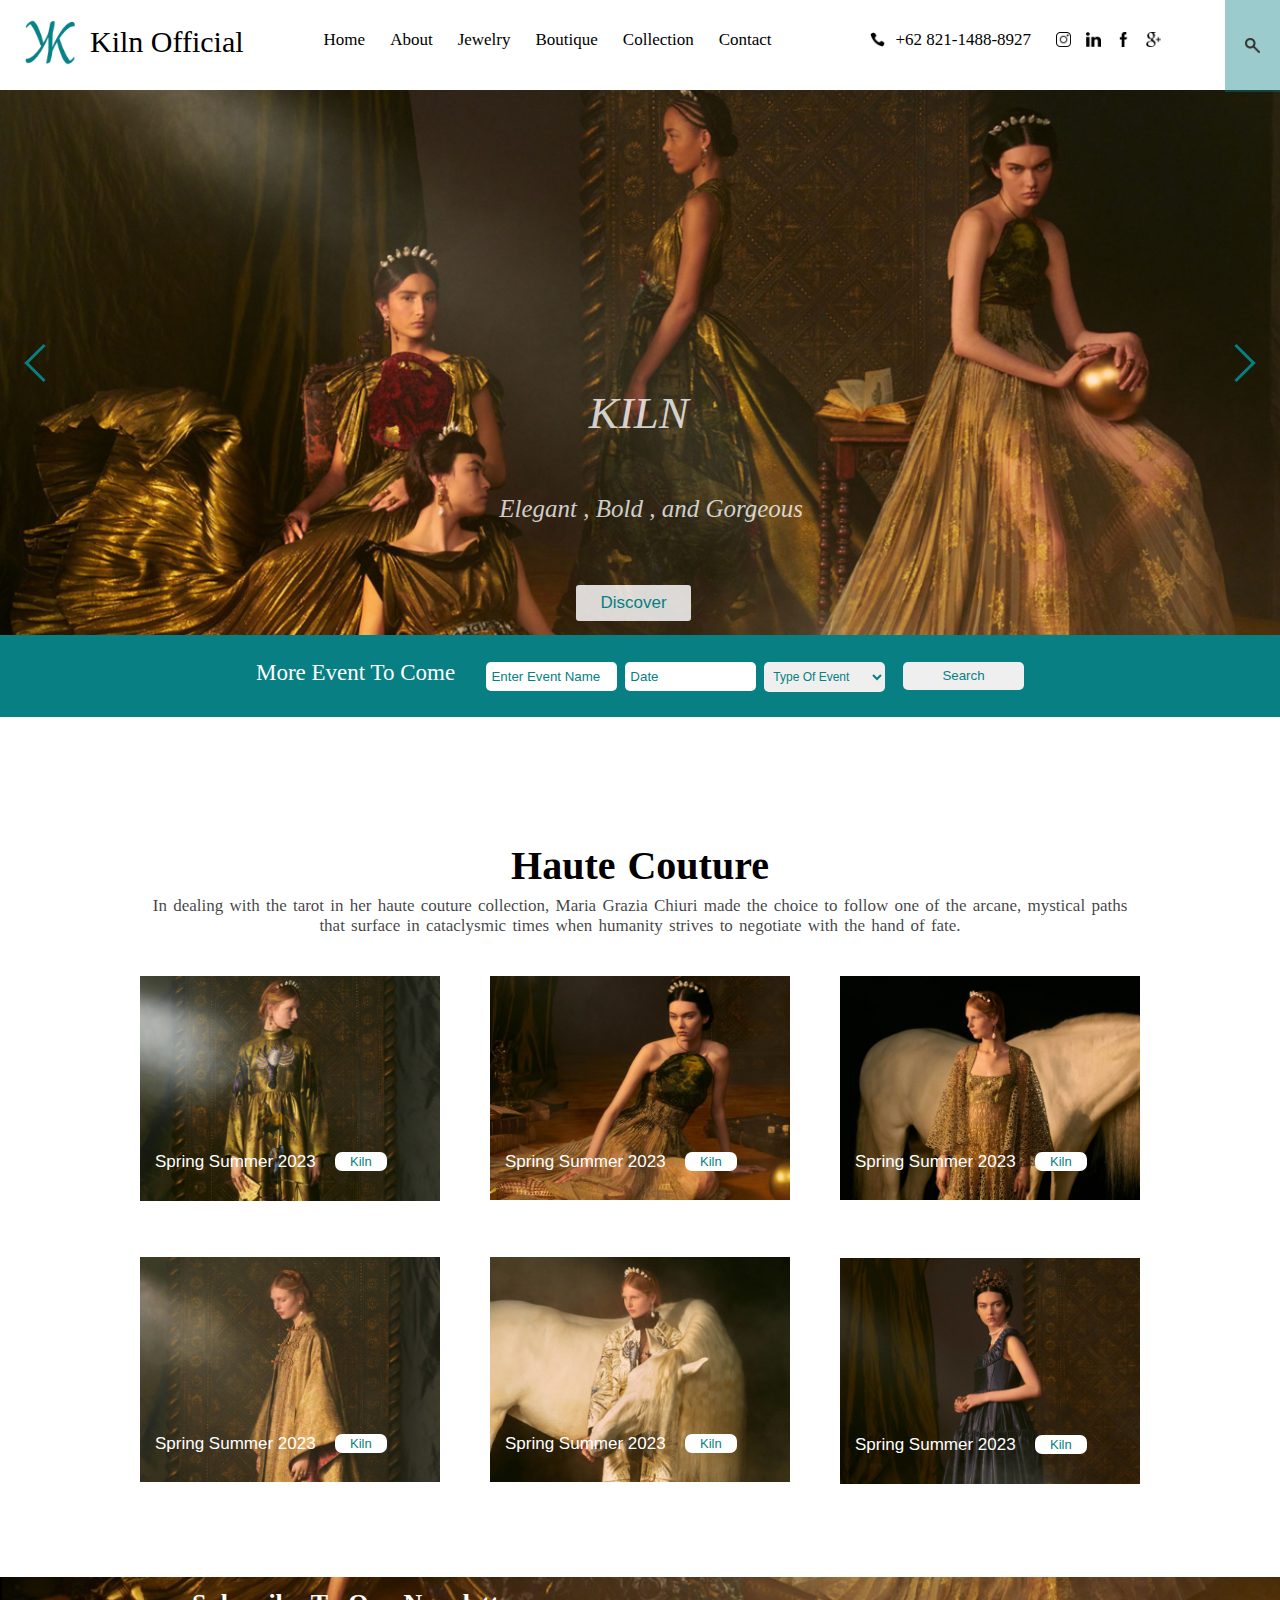
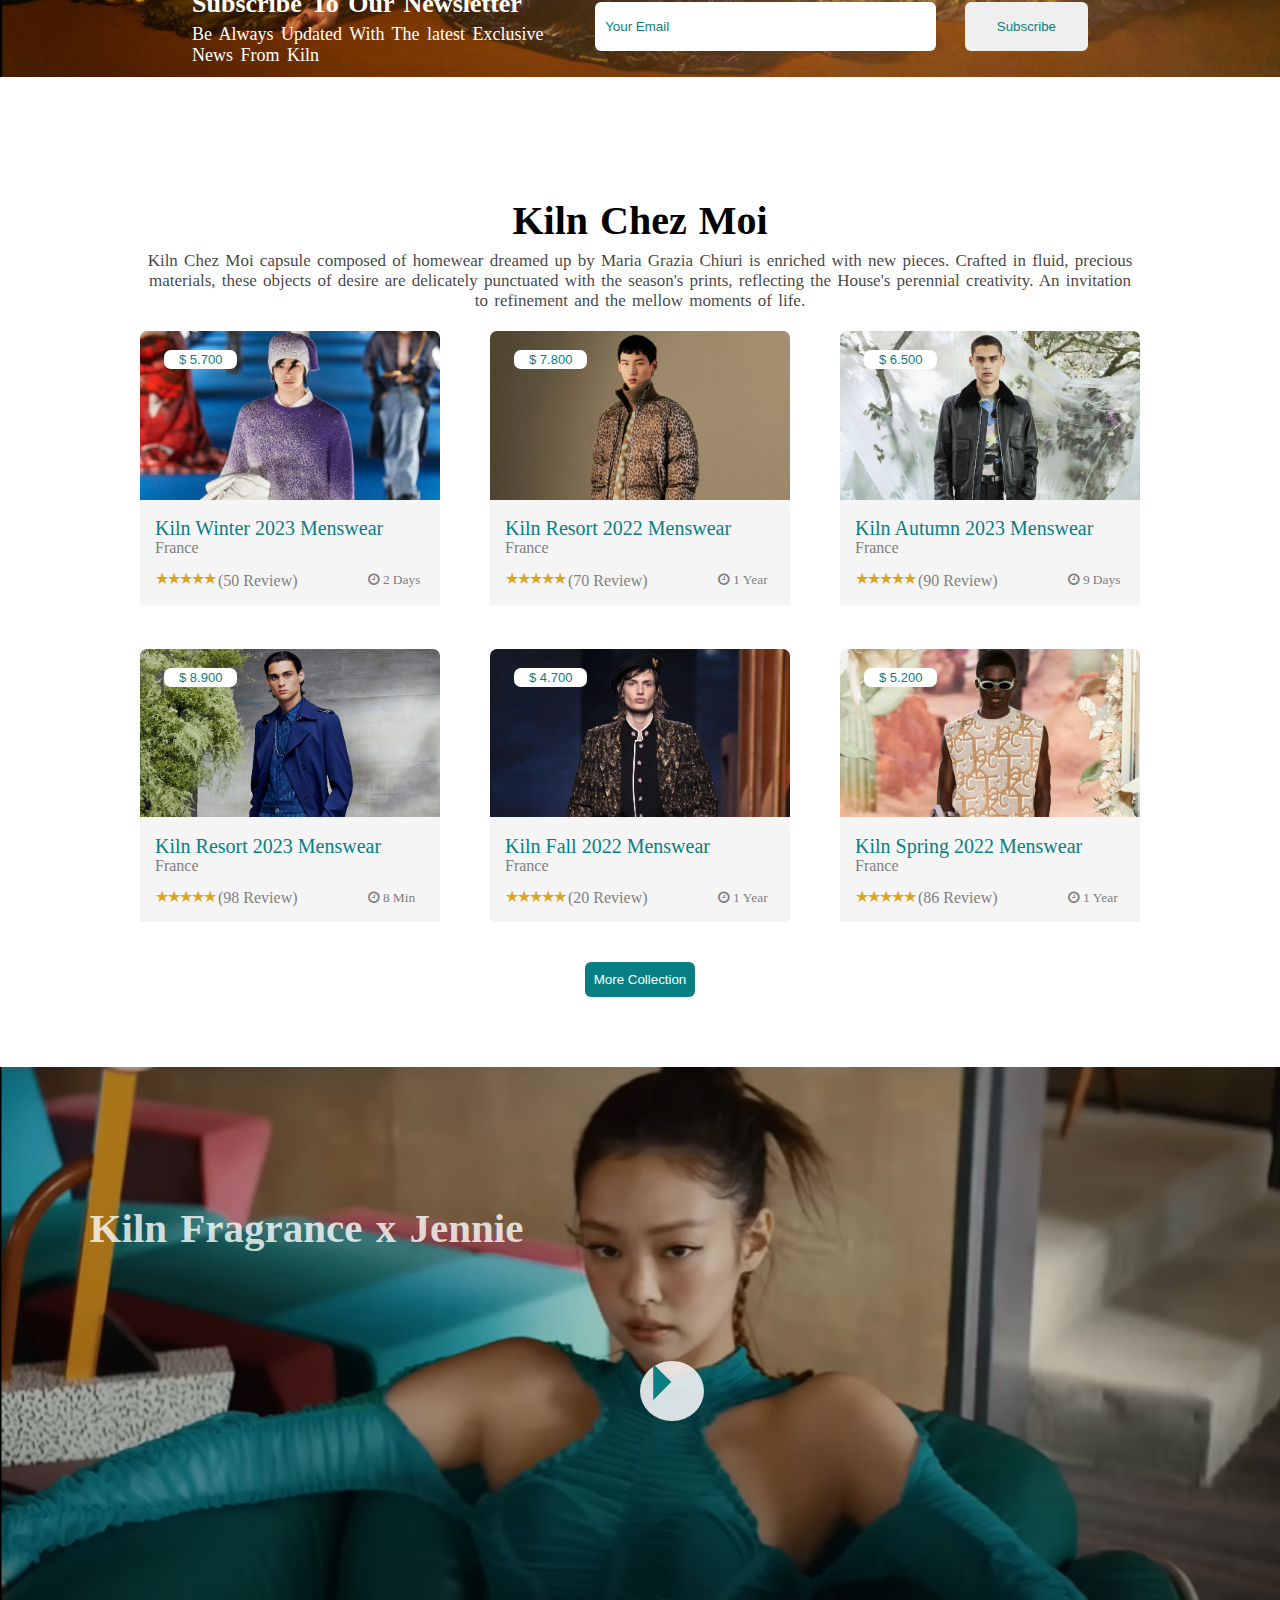
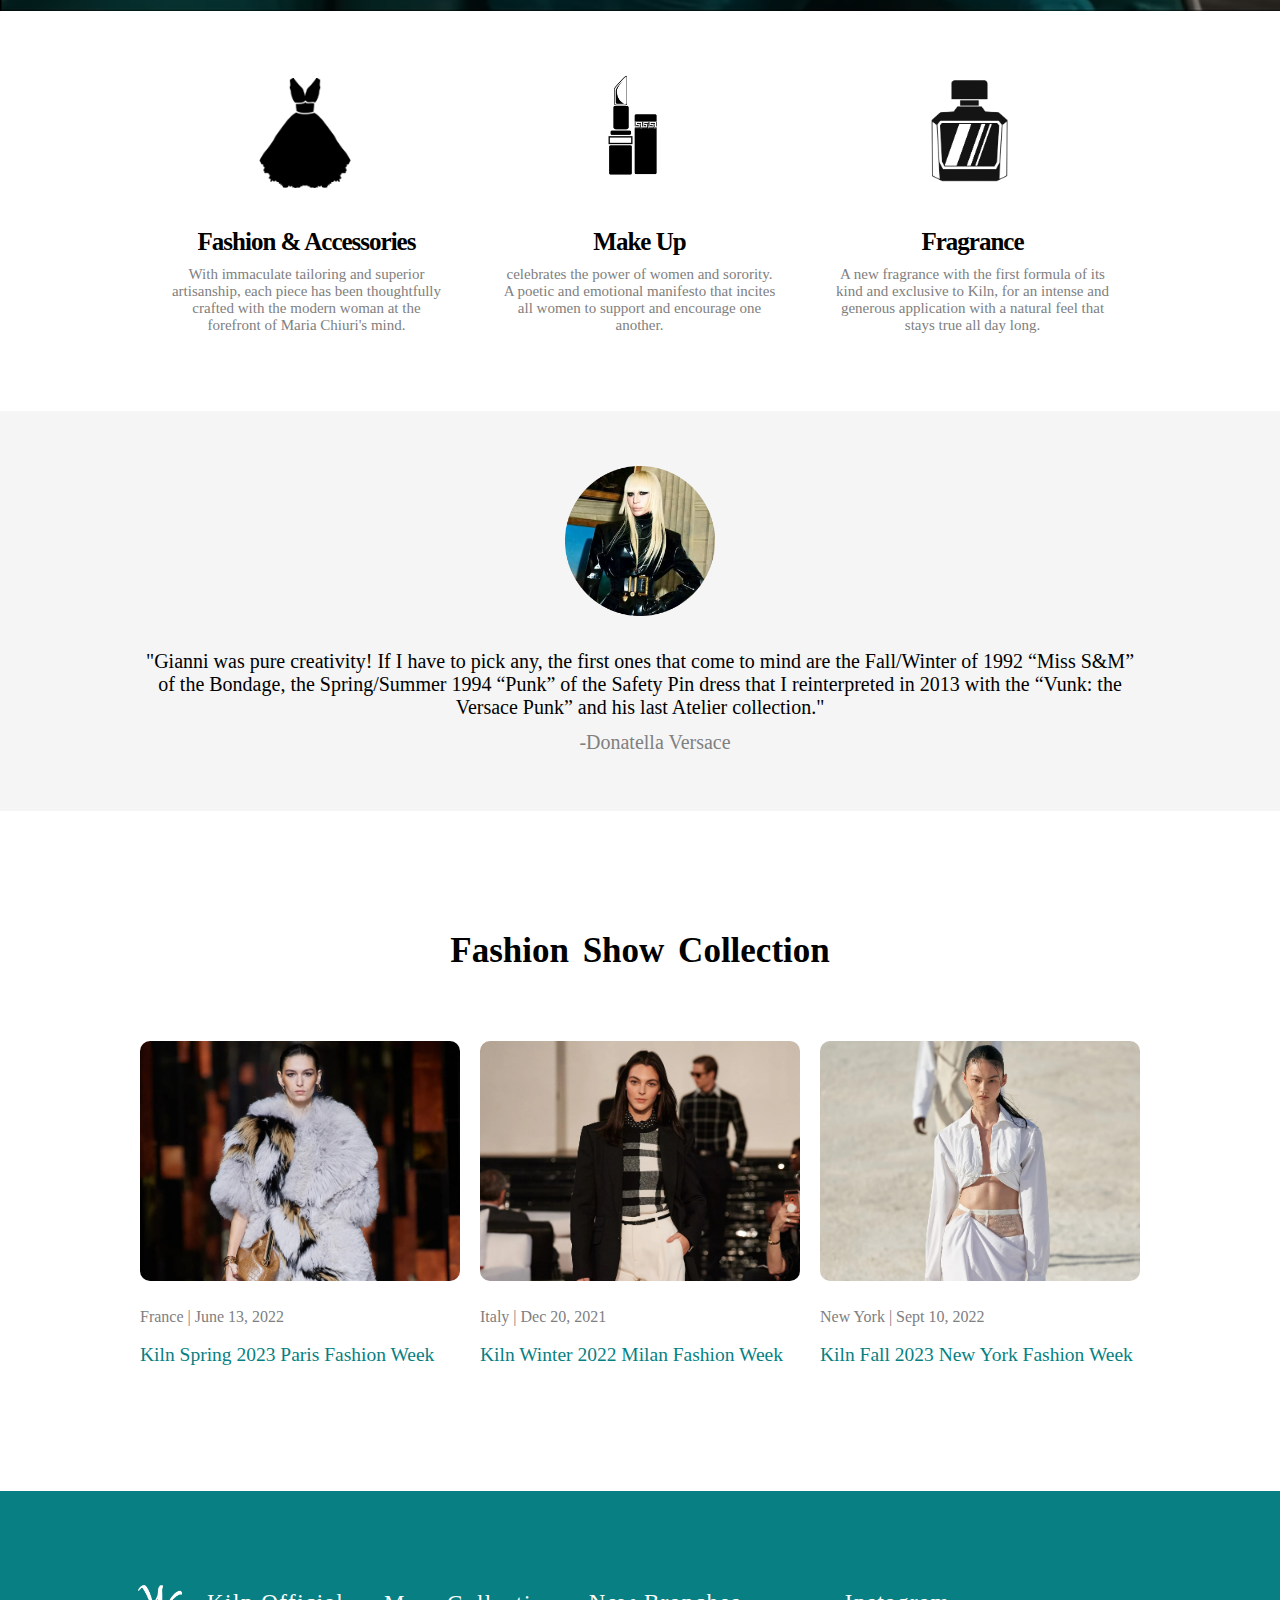
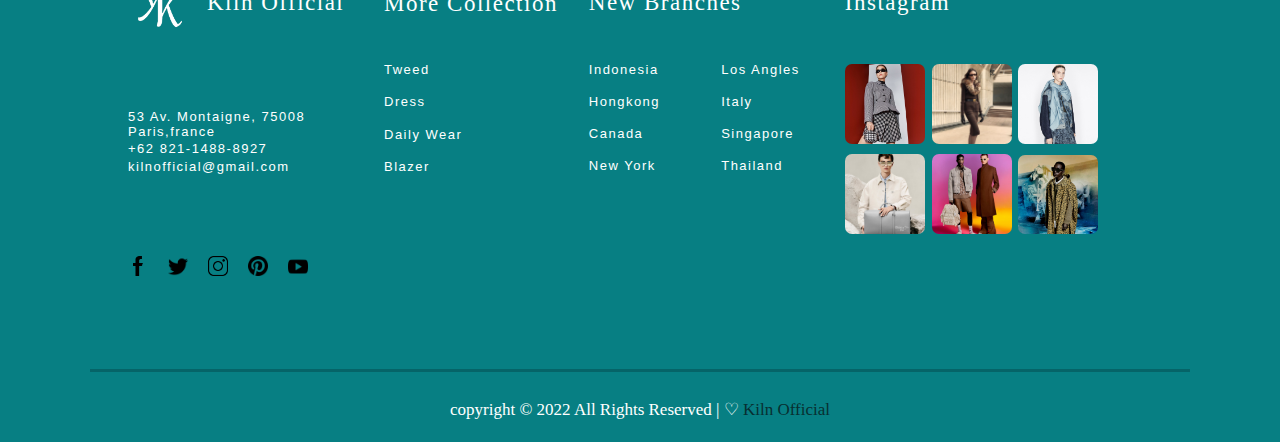
<file: index.html>
<!DOCTYPE html>
<html>
<head>
    <meta charset="UTF-8">
	<meta name="viewport" content="width=device-width,initial-scale=1">
    <link rel="stylesheet" type="text/css" href="CSS/index.css">
    <link href="images/kilnprev1.png" rel="shortcut icon">
    <link rel="stylesheet" href="https://cdnjs.cloudflare.com/ajax/libs/font-awesome/4.7.0/css/font-awesome.min.css">
    <title>Kiln Official | Newest Collection 2022</title>
</head>
<body>
    <nav>
        <ul>
            <img class="kiln" src="images/kilnprev1.png">
            <p>Kiln Official</p>

            <li><a href="index.html">Home</a></li>
            <li><a href="about.html">About</a></li>
            <li><a href="destination.html">Jewelry</a></li>
            <li><a href="#">Boutique</a>
                <ul>
                    <li><a href="pages.html">South Korea - Seoul - Gangnam</a></li>
                    <li><a href="pages2.html">France - Paris - Marseille </a></li>
                </ul>
            </li>
            <li><a href="#">Collection</a>
                <ul>
                    <li><a href="blog.html">Women's Wear Collection 2022</a></li>
                    <li><a href="blog2.html">Men's  Wear Collection 2022</a></li>
                </ul>
            </li>
            <li><a href="contact.html">Contact</a></li>
        </ul>
             
        <div class="icon">
            <img class="phone" src="images/phone.png">
            <a class="no">+62 821-1488-8927</a>
            
            <a href="#"><img src="images/instagram.png"></a>
            <a href="#"><img src="images/linkedin.png"></a>
            <a href="#"><img src="images/facebook.png"></a>
            <a href="#"><img src="images/gplus.png"></a>
            <a href="#"><img class="search" src="images/magnifierglass.png"></a>
        </div>
    </nav>

    <div class="banner">
        <div class="mia">
        <div class="carousel-wrapper">
            <span id="item-1"></span>
            <span id="item-2"></span>
            <span id="item-3"></span>

            <div class="carousel-item item-1">
                <a href="#item-3" class="arrow-prev arrow"></a>
                <a href="#item-2" class="arrow-next arrow"></a>
            </div>
    
            <div class="carousel-item item-2">
                <a href="#item-1" class="arrow-prev arrow"></a>
                <a href="#item-3" class="arrow-next arrow"></a>
            </div>
    
            <div class="carousel-item item-3">
                <a href="#item-2" class="arrow-prev arrow"></a>
                <a href="#item-1" class="arrow-next arrow"></a>
            </div>
        </div></div>

                <div class="text"><i>KILN</i></div>
                <div class="text1"><i>Elegant , Bold , and Gorgeous</i></div>
                <button type="submit">Discover</button>
    </div>

    <div class="container">
        <div class="container_wrap">
            <div class="txt"><p>More Event To Come</p></div>

            <form>
                <input type="text" class="inputText" id="event" placeholder="Enter Event Name" name="">
                <input type="text" class="inputText" id="date" placeholder="Date" name=""><br>
                <select  type="text">
                    <option selected="">Type Of Event</option> <!--selected untuk opsi yg akan dimunculkan terlebih dahulu -->
                    <option>Fashion Show</option>
                    <option>Private Event</option>
                </select>
                <button type="submit">Search</button>
            </form>
        </div>
    </div>
    
    <div class="container_gallery">
        <div class="wrap_gallery">
            <div class="haute_couture">
                <div class="header">
                    <h1>Haute Couture</h1>
                    <p>In dealing with the tarot in her haute couture collection, Maria Grazia Chiuri made the choice to follow one of the arcane, mystical paths that surface in cataclysmic times when humanity strives to negotiate with the hand of fate. </p>
                </div>

                <div class="foto1">
                    <img src="images/ssHC.png">
                    <div class="no"><a href="#" class="a">Kiln</a></div>
                    <div class="ket">Spring Summer 2023</div>
                </div>

                <div class="foto2">
                    <img src="images/ssHC2.png"></a>
                    <div class="no"><a href="#">Kiln</a></div>
                    <div class="ket">Spring Summer 2023</div>
                </div>

                <div class="foto3">
                    <img src="images/ssHC4.png"></a>
                    <div class="no"><a href="#">Kiln</a></div>
                    <div class="ket">Spring Summer 2023</div>
                </div>

                <div class="foto4">
                    <a href="images/ssHC5.png"><img src="images/ssHC5.png"></a>
                    <div class="no"><a href="#">Kiln</a></div>
                    <div class="ket">Spring Summer 2023</div>
                </div>

                <div class="foto5">
                    <a href="images/ssHC6.png"><img src="images/ssHC6.png"></a>
                    <div class="no"><a href="#">Kiln</a></div>
                    <div class="ket">Spring Summer 2023</div>
                </div>

                <div class="foto6">
                    <a href="images/ssHC3.png"><img src="images/ssHC3.png"></a>
                    <div class="no"><a href="#">Kiln</a></div>
                    <div class="ket">Spring Summer 2023</div>
                </div>
            </div>
        </div>
    </div>

    <div class="container_newsletter">
        <img src="images/nl2.png">

            <div class="wrap_newsletter">
                <div class="txt">
                   <h2>Subscribe To Our Newsletter</h2>
                   <p>Be Always Updated With The latest Exclusive News From Kiln</p>
                </div>
                
                <form>
                    <input type="text" class="inputText" id="email" placeholder="Your Email" name="">
                    <button type="submit">Subscribe</button>
                </form>
            </div>
    </div>

    <div class="container_chezmoi">
        <div class="wrap_chezmoi">
            <div class="chez_moi">
                <div class="header">
                    <h1>Kiln Chez Moi</h1>
                    <p>Kiln Chez Moi capsule composed of homewear dreamed up by Maria Grazia Chiuri is enriched with new pieces. Crafted in fluid, precious materials, these objects of desire are delicately punctuated with the season's prints, reflecting the House's perennial creativity. An invitation to refinement and the mellow moments of life.</p>
                </div>
    
                <div class="foto1">
                    <img src="images/diormen2.jpg">
                    <div class="no"><a href="#">$ 5.700</a></div>
                    <div class="ket"><a href="#">Kiln Winter 2023 Menswear</a></div>
                    <div class="loc">France</div>
                    <div class="star">&#9733 &#9733 &#9733 &#9733 &#9733</div>
                    <div class="review">(50 Review)</div>
                    <i class="fa fa-clock-o"> 2 Days</i>
                </div>
    
                <div class="foto2">
                    <img src="images/diormen5.jpg"></a>
                    <div class="no"><a href="#">$ 7.800</a></div>
                    <div class="ket"><a href="#">Kiln Resort 2022 Menswear</a></div>
                    <div class="loc">France</div>
                    <div class="star">&#9733 &#9733 &#9733 &#9733 &#9733</div>
                    <div class="review">(70 Review)</div>
                    <i class="fa fa-clock-o"> 1 Year</i>
                </div>
    
                <div class="foto3">
                    <img src="images/diormen4.jpg"></a>
                    <div class="no"><a href="#">$ 6.500</a></div>
                    <div class="ket"><a href="#">Kiln Autumn 2023 Menswear</a></div>
                    <div class="loc">France</div>
                    <div class="star">&#9733 &#9733 &#9733 &#9733 &#9733</div>
                    <div class="review">(90 Review)</div>
                    <i class="fa fa-clock-o"> 9 Days</i>
                </div>
    
                <div class="foto4">
                    <img src="images/diormen1.jpg">
                    <div class="no"><a href="#">$ 8.900</a></div>
                    <div class="ket"><a href="#">Kiln Resort 2023 Menswear</a></div>
                    <div class="loc">France</div>
                    <div class="star">&#9733 &#9733 &#9733 &#9733 &#9733</div>
                    <div class="review">(98 Review)</div>
                    <i class="fa fa-clock-o"> 8 Min</i>
                </div>
    
                <div class="foto5">
                    <img src="images/diormen3.jpg">
                    <div class="no"><a href="#">$ 4.700</a></div>
                    <div class="ket"><a href="#">Kiln Fall 2022 Menswear</a></div>
                    <div class="loc">France</div>
                    <div class="star">&#9733 &#9733 &#9733 &#9733 &#9733</div>
                    <div class="review">(20 Review)</div>
                    <i class="fa fa-clock-o"> 1 Year</i>
                </div>
    
                <div class="foto6">
                    <img src="images/diormen6.jpg">
                    <div class="no"><a href="#">$ 5.200</a></div>
                    <div class="ket"><a href="#">Kiln Spring 2022 Menswear</a></div>
                    <div class="loc">France</div>
                    <div class="star">&#9733 &#9733 &#9733 &#9733 &#9733</div>
                    <div class="review">(86 Review)</div>
                    <i class="fa fa-clock-o"> 1 Year</i>
                </div>

                <form><button type="submit">More Collection</button></form>
            </div>
        </div>
    </div>
        
    <div class="ads">
        <img src="images/jennie.png">
        <h1>Kiln Fragrance x Jennie</h1>
        <form>
            <button type="submit"><a href="https://youtu.be/mjiRqjXF8iQ" target="_blank">&#x23F5</a></button>
        </form>
    </div>
    
    <div class="cat">
        <div class="cat-container">
            <div class="cat-wrap">
                <div class="cat-fashion">
                    <img src="images/dress2.png">
                    <h3>Fashion & Accessories</h3>
                    <p>With immaculate tailoring and superior artisanship, each piece has been thoughtfully crafted with the modern woman at the forefront of Maria Chiuri's mind.</p>
                </div>
                
                <div class="cat-makeup">
                    <img src="images/lipstick.png">
                    <h3>Make Up</h3>
                    <p>celebrates the power of women and sorority. A poetic and emotional manifesto that incites all women to support and encourage one another.</p>
                </div>
                
                <div class="cat-fragrance">
                    <img src="images/fragrance.png">
                    <h3>Fragrance</h3>
                    <p>A new fragrance with the first formula of its kind and exclusive to Kiln, for an intense and generous application with a natural feel that stays true all day long.</p>
                </div>
            </div>
        </div>
    </div>
 
    <div class="comment">
        <div class="container_com">
            <div class="wrap_com">
                <img src="images/donatella.png">
                <p class="a">"Gianni was pure creativity! If I have to pick any, the first ones that come to mind are the Fall/Winter of 1992 “Miss S&M” of the Bondage, the Spring/Summer 1994 “Punk” of the Safety Pin dress that I reinterpreted in 2013 with the “Vunk: the Versace Punk” and his last Atelier collection."</p>
                <p class="b">-Donatella Versace</p>
            </div>
        </div>
    </div>

    <div class="container_fs">
        <div class="wrap_fs">
            <div class="fs">
                <div class="header">
                    <h1>Fashion Show Collection</h1>
                </div>
    
                <div class="fspict1">
                    <img src="images/fendiSpring.jpg">
                    <div class="loc">France | June 13, 2022</div>
                    <div class="ket"><a href="#">Kiln Spring 2023 Paris Fashion Week</a></div>
                </div>

                <div class="fspict2">
                    <img src="images/ralphlaurenwinter.jpg">
                    <div class="loc">Italy | Dec 20, 2021</div>
                    <div class="ket"><a href="#">Kiln Winter 2022 Milan Fashion Week</a></div>
                </div>

                <div class="fspict3">
                    <img src="images/jacquemusfall.jpg">
                    <div class="loc">New York | Sept 10, 2022</div>
                    <div class="ket"><a href="#"> Kiln Fall 2023 New York Fashion Week</a></div>
                </div>
            </div>
        </div>
    </div>

    <footer>
        <div class="widget">
            <div class="widget_tools">

                <div class="logo">
                    <a href="#"><img class="logo_kiln" src="images/kilnprev.png"></a>
                    <a class="brand_name" href="PROJECT UTS CONTACT.html">Kiln Official</a>

                    <div class="widget_alamat">
                        <p>53 Av. Montaigne, 75008 Paris,france</p>
                        <a href="#">+62 821-1488-8927</a>
                        <a href="#">kilnofficial@gmail.com</a>
                    </div>

                    <div class="widget_icon">
                        <a href="#"><img class="image" src="images/facebook.png"></a>
                        <a href="#"><img class="image" src="images/twitter.png"></a>
                        <a href="#"><img class="image" src="images/instagram.png"></a>
                        <a href="#"><img class="image" src="images/pinterest.png"></a>
                        <a href="#"><img class="image" src="images/youtube.png"></a>
                    </div>
                </div>

                <div class="collection">
                    <div class="collect">
                        <p class="header">More Collection</p>

                        <div class="morec">
                            <a href="#">Tweed</a>
                            <a href="#">Dress</a>
                            <a href="#">Daily Wear</a>
                            <a href="#">Blazer</a>
                        </div>
                    </div>
                </div>

                <div class="branch">
                    <div class="boffice">
                        <p class="header">New Branches</p>

                        <div class="moreb">
                            <div class="kiri">
                                <a href="#">Indonesia</a>
                                <a href="#">Hongkong</a>
                                <a href="#">Canada</a>
                                <a href="#">New York</a>
                            </div>

                            <div class="kanan">
                                <a href="#">Los Angles</a>
                                <a href="#">Italy</a>
                                <a href="#">Singapore</a>
                                <a href="#">Thailand</a>
                            </div> 
                        </div>
                    </div>
                </div>

                <div class="insta">
                    <p class="ig">Instagram</p>

                    <div class="grid">
                        <a href="#"><img src="images/dior.png"></a>
                        <a href="#"><img src="images/ysl.png"></a>
                        <a href="#"><img src="images/dior2.png"></a>
                        <a href="#"><img src="images/dior4.png"></a>
                        <a href="#"><img src="images/dior5.png"></a>
                        <a href="#"><img src="images/dior3.png"></a>
                    </div>
                </div>
            </div>
        </div>

        <div class="ftbawah">
            <div class="cpyrght">
                <p>copyright &copy; 2022 All Rights Reserved | &#9825; <a href="PROJECT UTS CONTACT.html" target="_self">Kiln Official</a></p>
            </div>
        </div>
    </footer> 
</body>
</html>
</file>
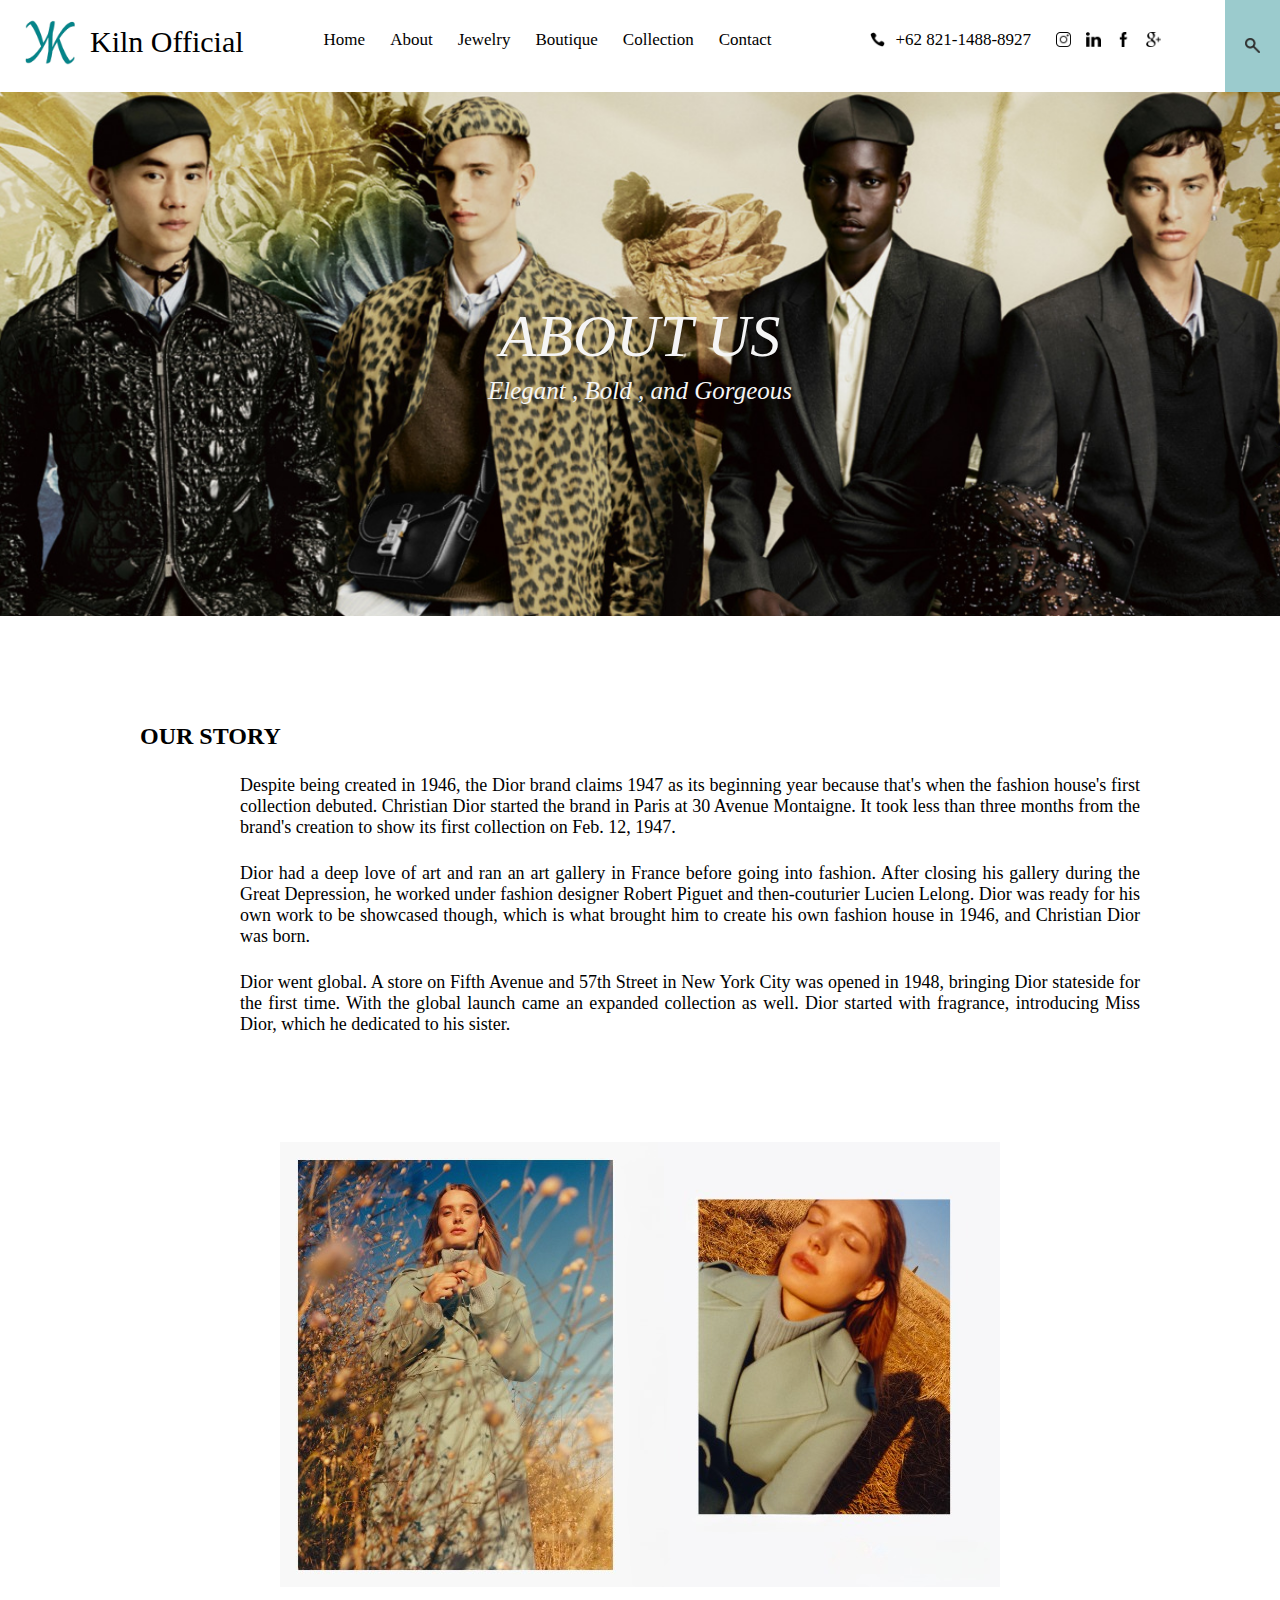
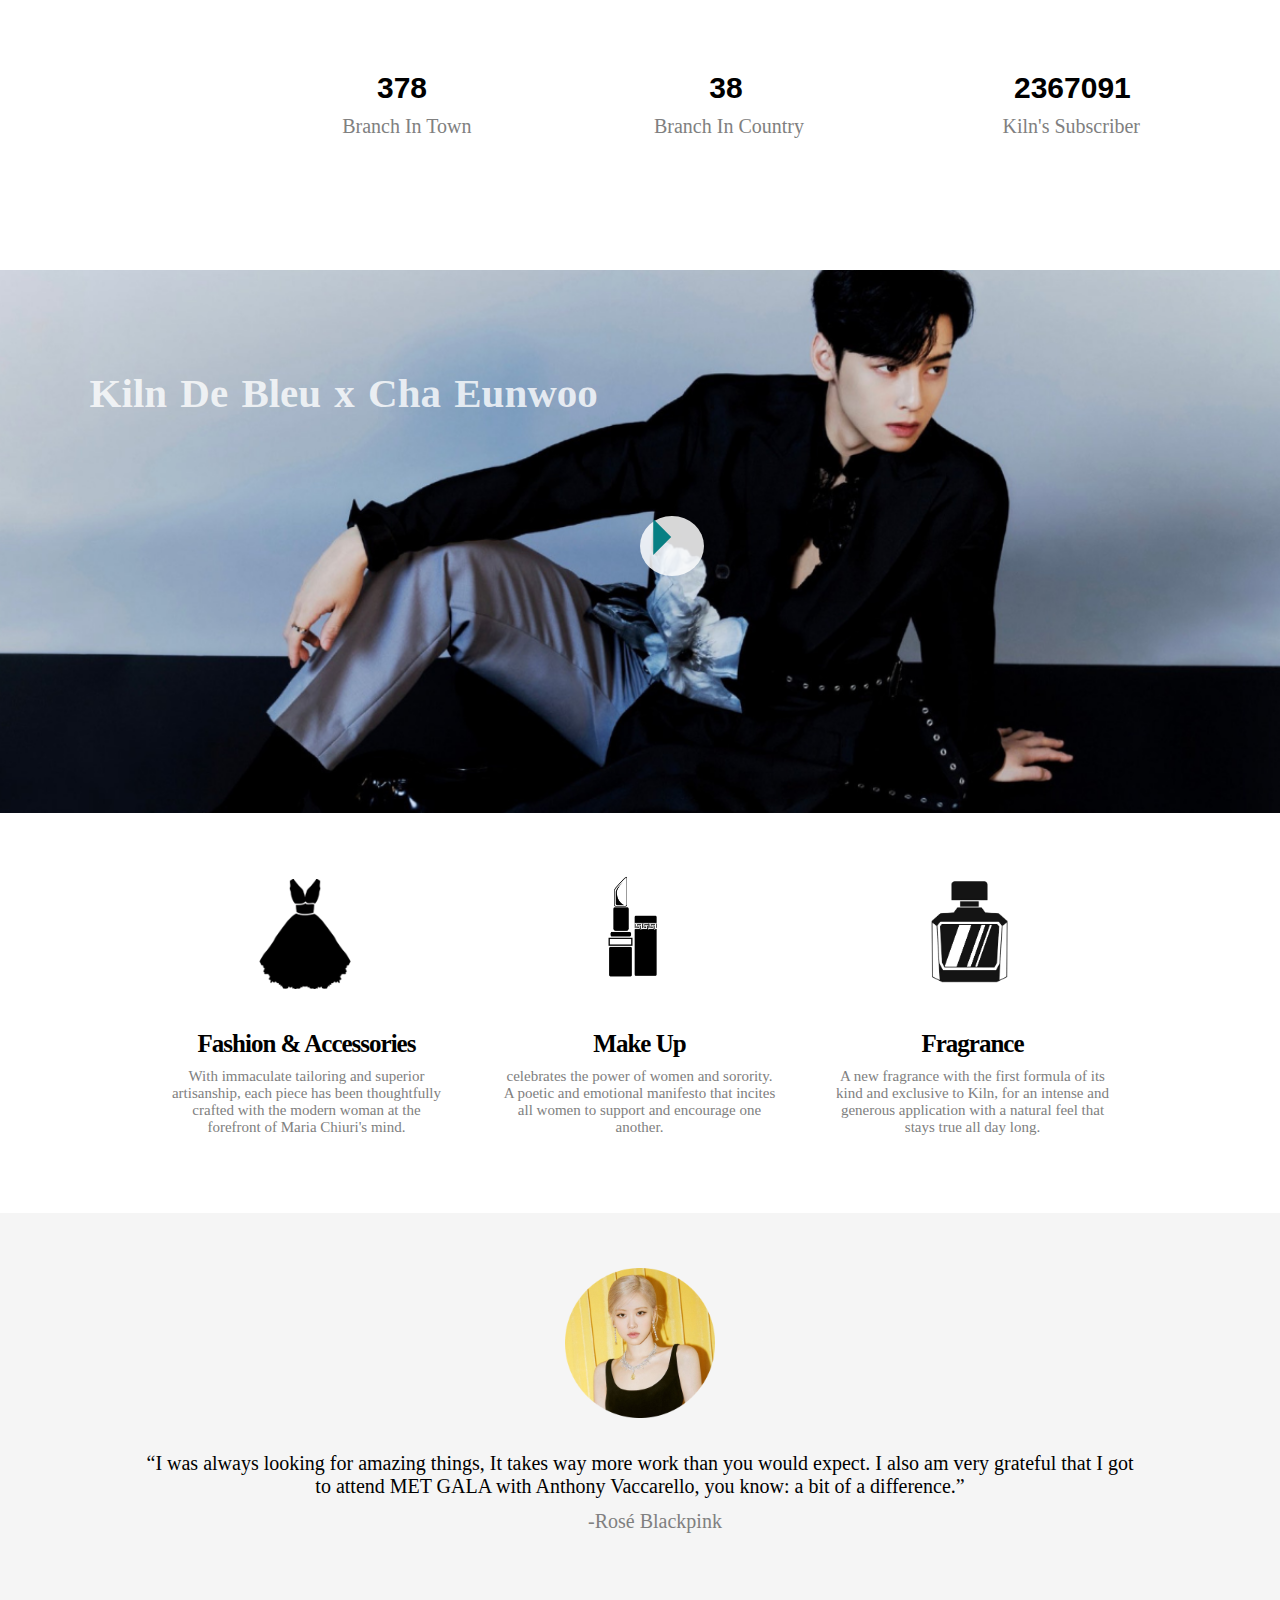
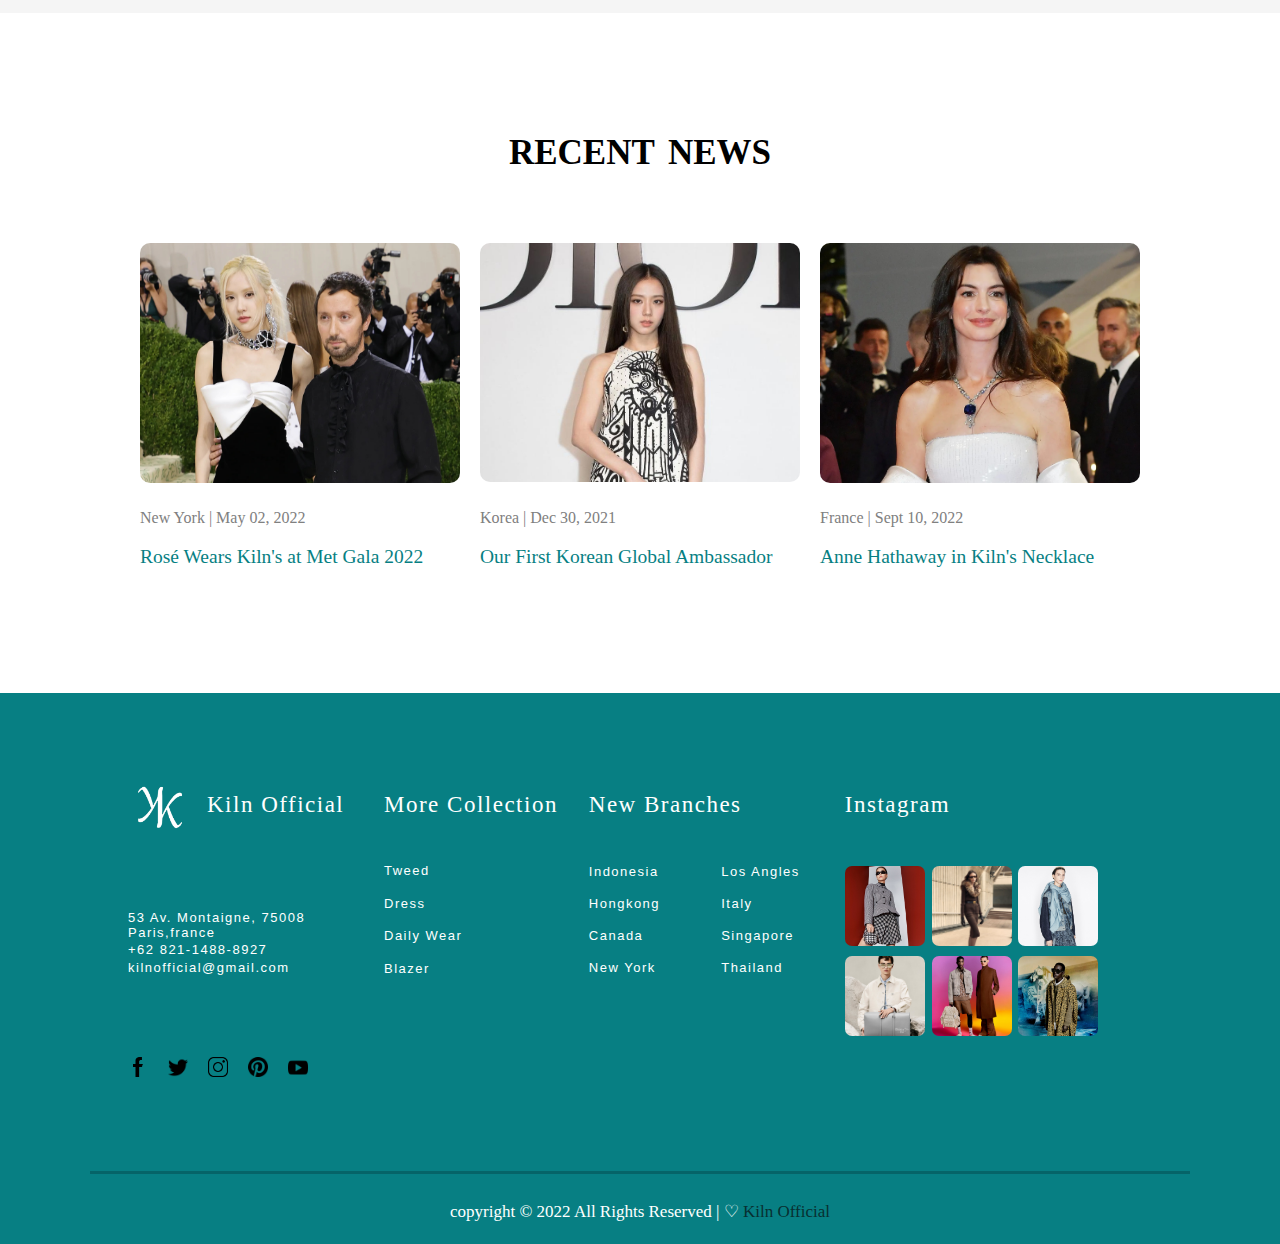
<file: about.html>
<!DOCTYPE html>
<html>
<head>
    <meta charset="utf-8">
	<meta name="viewport" content="width=device-width,initial-scale=1">
    <link rel="stylesheet" type="text/css" href="CSS/about.css">
    <link href="images/kilnprev1.png" rel="shortcut icon">
    <title>Kiln Official | Newest Collection 2022</title>
</head>
<body>
    <nav>
        <ul>
            <img class="kiln" src="images/kilnprev1.png">
            <p>Kiln Official</p>

            <li><a href="index.html">Home</a></li>
            <li><a href="about.html">About</a></li>
            <li><a href="destination.html">Jewelry</a></li>
            <li><a href="#">Boutique</a>
                <ul>
                    <li><a href="pages.html">South Korea - Seoul - Gangnam</a></li>
                    <li><a href="pages2.html">France - Paris - Marseille </a></li>
                </ul>
            </li>
            <li><a href="#">Collection</a>
                <ul>
                    <li><a href="blog.html">Women's Wear Collection 2022</a></li>
                    <li><a href="blog2.html">Men's Wear Collection 2022</a></li>
                </ul>
            </li>
            <li><a href="contact.html">Contact</a></li>
        </ul>
             
        <div class="icon">
            <img class="phone" src="images/phone.png">
            <p class="no">+62 821-1488-8927</p>

            <a href="#"><img src="images/instagram.png"></a>
            <a href="#"><img src="images/linkedin.png"></a>
            <a href="#"><img src="images/facebook.png"></a>
            <a href="#"><img src="images/gplus.png"></a>
            <a href="#"><img class="search" src="images/magnifierglass.png"></a>
        </div>
    </nav>

    <div class="banner">
        <img src="images/slide9.png">

        <div class="container_banner">
            <div class="text"><i>ABOUT US</i></div>
            <div class="text1"><i>Elegant , Bold , and Gorgeous</i></div>
        </div>
    </div>

    <div class="container_about">
        <div class="wrap_about">
            <div class="desc">
                <div class="rec1">
                    <h2>OUR STORY</h2>
                    <p>Despite being created in 1946, the Dior brand claims 1947 as its beginning year because that's when the fashion house's first collection debuted. Christian Dior started the brand in Paris at 30 Avenue Montaigne. It took less than three months from the brand's creation to show its first collection on Feb. 12, 1947.</p>
                    <p>Dior had a deep love of art and ran an art gallery in France before going into fashion. After closing his gallery during the Great Depression, he worked under fashion designer Robert Piguet and then-couturier Lucien Lelong. Dior was ready for his own work to be showcased though, which is what brought him to create his own fashion house in 1946, and Christian Dior was born.</p>
                    <p> Dior went global. A store on Fifth Avenue and 57th Street in New York City was opened in 1948, bringing Dior stateside for the first time. With the global launch came an expanded collection as well. Dior started with fragrance, introducing Miss Dior, which he dedicated to his sister.</p>
                </div>

                <div class="images">
                    <img src="images/loropiana.jpg">
                </div>

                <div class="office">
                    <div class="town">
                        <h1>378</h1>
                        <p>&nbsp;&nbsp;&nbsp;Branch In  Town</p>
                    </div>

                    <div class="country">
                        <h1>38</h1>
                        <p>Branch In Country</p>
                    </div>

                    <div class="subs">
                        <h1>2367091</h1>
                        <p>Kiln's Subscriber</p>
                    </div>
                </div>

            </div>
        </div>
    </div>

    <div class="ads">
        <img src="images/eunwoo.png">
        <h1>Kiln De Bleu x Cha Eunwoo</h1>
        <form>
            <button type="submit"><a href="https://youtu.be/I2qKx-1vcNQ" target="_blank">&#x23F5</a></button>
        </form>
    </div>

    <div class="cat">
        <div class="cat-container">
            <div class="cat-wrap">
                <div class="cat-fashion">
                    <img src="images/dress2.png">
                    <h3>Fashion & Accessories</h3>
                    <p>With immaculate tailoring and superior artisanship, each piece has been thoughtfully crafted with the modern woman at the forefront of Maria Chiuri's mind.</p>
                </div>
                
                <div class="cat-makeup">
                    <img src="images/lipstick.png">
                    <h3>Make Up</h3>
                    <p>celebrates the power of women and sorority. A poetic and emotional manifesto that incites all women to support and encourage one another.</p>
                </div>
                
                <div class="cat-fragrance">
                    <img src="images/fragrance.png">
                    <h3>Fragrance</h3>
                    <p>A new fragrance with the first formula of its kind and exclusive to Kiln, for an intense and generous application with a natural feel that stays true all day long.</p>
                </div>
            </div>
        </div>
    </div>

    <div class="comment">
        <div class="container_com">
            <div class="wrap_com">
                <img src="images/rose.png">
                <p class="a">“I was always looking for amazing things, It takes way more work than you would expect. I also am very grateful that I got to attend MET GALA with Anthony Vaccarello, you know: a bit of a difference.”</p>
                <p class="b">-Rosé Blackpink</p>
            </div>
        </div>
    </div>

    <div class="container_fs">
        <div class="wrap_fs">
            <div class="fs">
                <div class="header">
                    <h1>RECENT NEWS</h1>
                </div>
    
                <div class="fspict1">
                    <img src="images/rose1.jpg">
                    <div class="loc">New York | May 02, 2022</div>
                    <div class="ket"><a href="#">Rosé Wears Kiln's at Met Gala 2022</a></div>
                </div>

                <div class="fspict2">
                    <img src="images/jisoo.png">
                    <div class="loc">Korea | Dec 30, 2021</div>
                    <div class="ket"><a href="#">Our First Korean Global Ambassador</a></div>
                </div>

                <div class="fspict3">
                    <img src="images/annehathaway.jpg">
                    <div class="loc">France | Sept 10, 2022</div>
                    <div class="ket"><a href="#">Anne Hathaway in Kiln's Necklace</a></div>
                </div>
            </div>
        </div>
    </div>

    <footer>
        <div class="widget">
            <div class="widget_tools">

                <div class="logo">
                    <a href="#"><img class="logo_kiln" src="images/kilnprev.png"></a>
                    <a class="brand_name" href="PROJECT UTS CONTACT.html">Kiln Official</a>

                    <div class="widget_alamat">
                        <p>53 Av. Montaigne, 75008 Paris,france</p>
                        <a href="#">+62 821-1488-8927</a>
                        <a href="#">kilnofficial@gmail.com</a>
                    </div>

                    <div class="widget_icon">
                        <a href="#"><img class="image" src="images/facebook.png"></a>
                        <a href="#"><img class="image" src="images/twitter.png"></a>
                        <a href="#"><img class="image" src="images/instagram.png"></a>
                        <a href="#"><img class="image" src="images/pinterest.png"></a>
                        <a href="#"><img class="image" src="images/youtube.png"></a>
                    </div>
                </div>

                <div class="collection">
                    <div class="collect">
                        <p class="header">More Collection</p>

                        <div class="morec">
                            <a href="#">Tweed</a>
                            <a href="#">Dress</a>
                            <a href="#">Daily Wear</a>
                            <a href="#">Blazer</a>
                        </div>
                    </div>
                </div>

                <div class="branch">
                    <div class="boffice">
                        <p class="header">New Branches</p>

                        <div class="moreb">
                            <div class="kiri">
                                <a href="#">Indonesia</a>
                                <a href="#">Hongkong</a>
                                <a href="#">Canada</a>
                                <a href="#">New York</a>
                            </div>

                            <div class="kanan">
                                <a href="#">Los Angles</a>
                                <a href="#">Italy</a>
                                <a href="#">Singapore</a>
                                <a href="#">Thailand</a>
                            </div> 
                        </div>
                    </div>
                </div>

                <div class="insta">
                    <p class="ig">Instagram</p>

                    <div class="grid">
                        <a href="#"><img src="images/dior.png"></a>
                        <a href="#"><img src="images/ysl.png"></a>
                        <a href="#"><img src="images/dior2.png"></a>
                        <a href="#"><img src="images/dior4.png"></a>
                        <a href="#"><img src="images/dior5.png"></a>
                        <a href="#"><img src="images/dior3.png"></a>
                    </div>
                </div>
            </div>
        </div>

        <div class="ftbawah">
            <div class="cpyrght">
                <p>copyright &copy; 2022 All Rights Reserved | &#9825; <a href="PROJECT UTS CONTACT.html" target="_self">Kiln Official</a></p>
            </div>
        </div>
    </footer> 
</body>
</html>
</file>
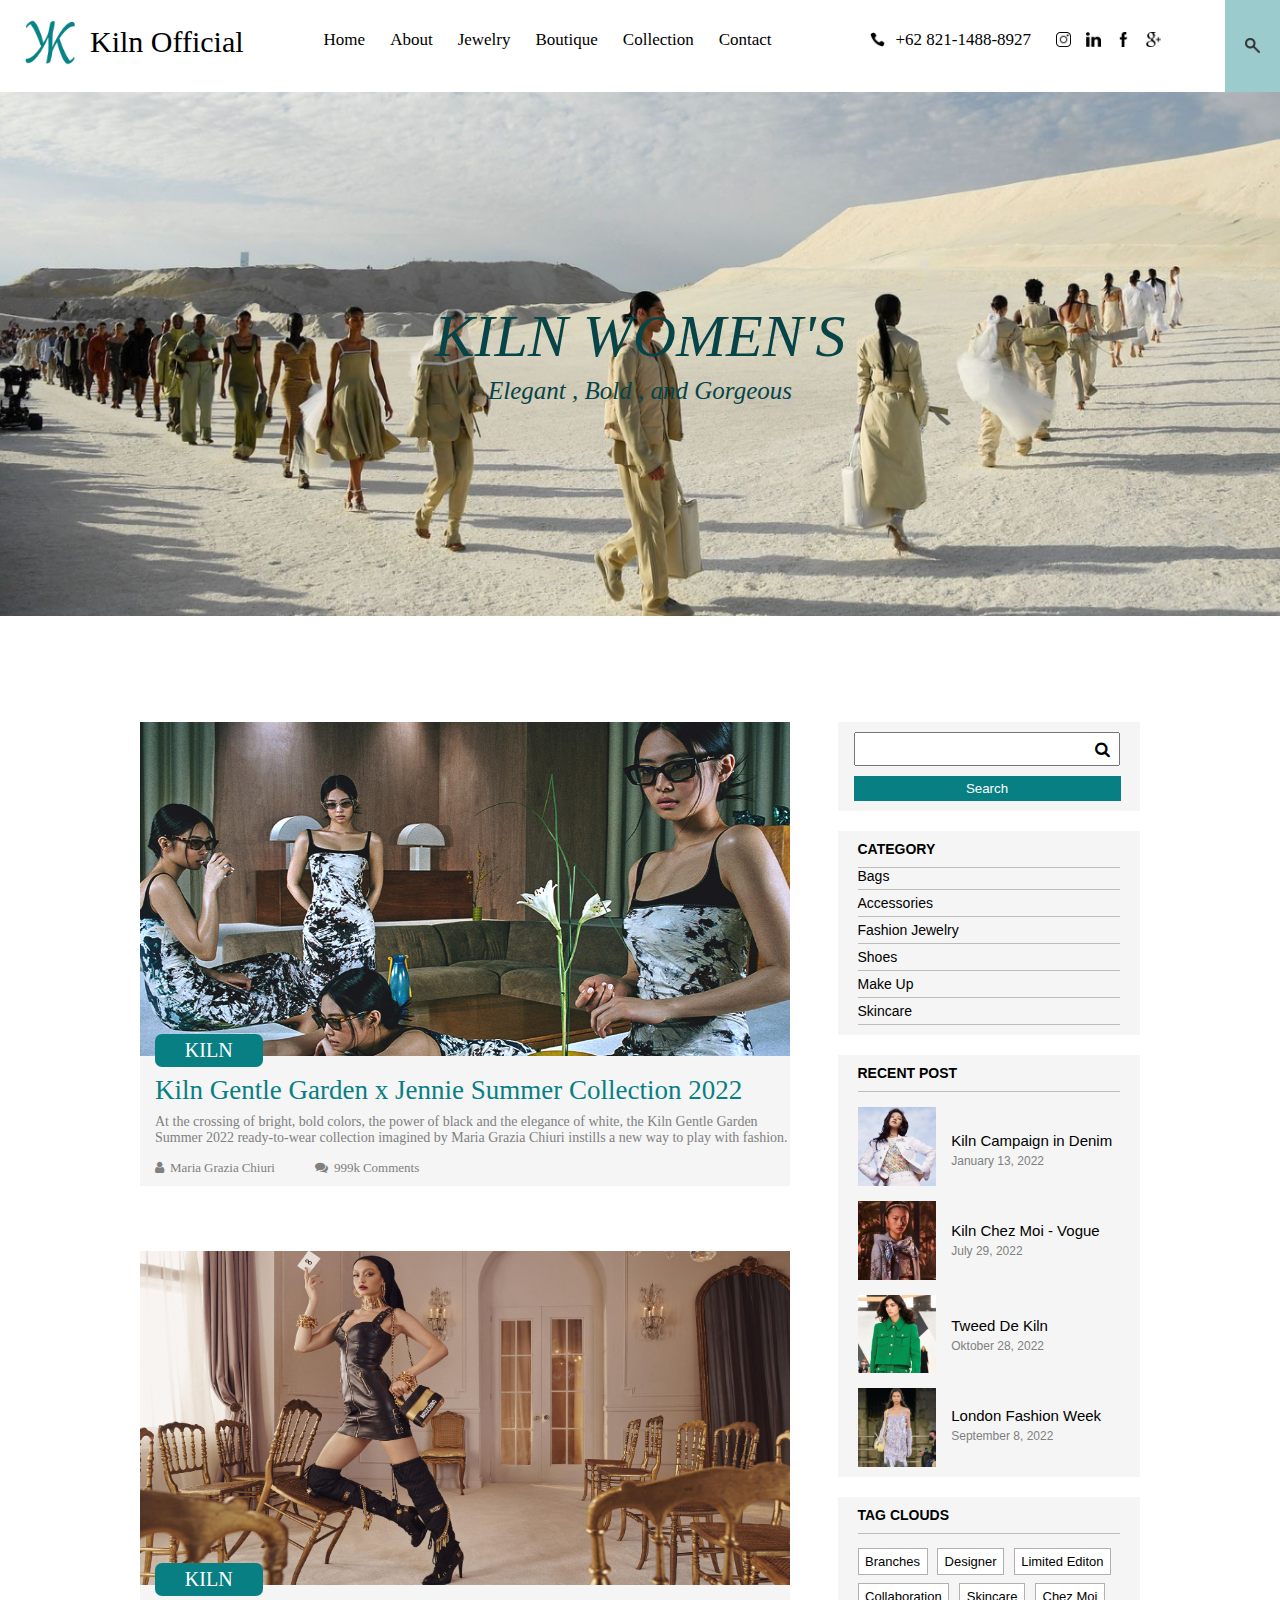
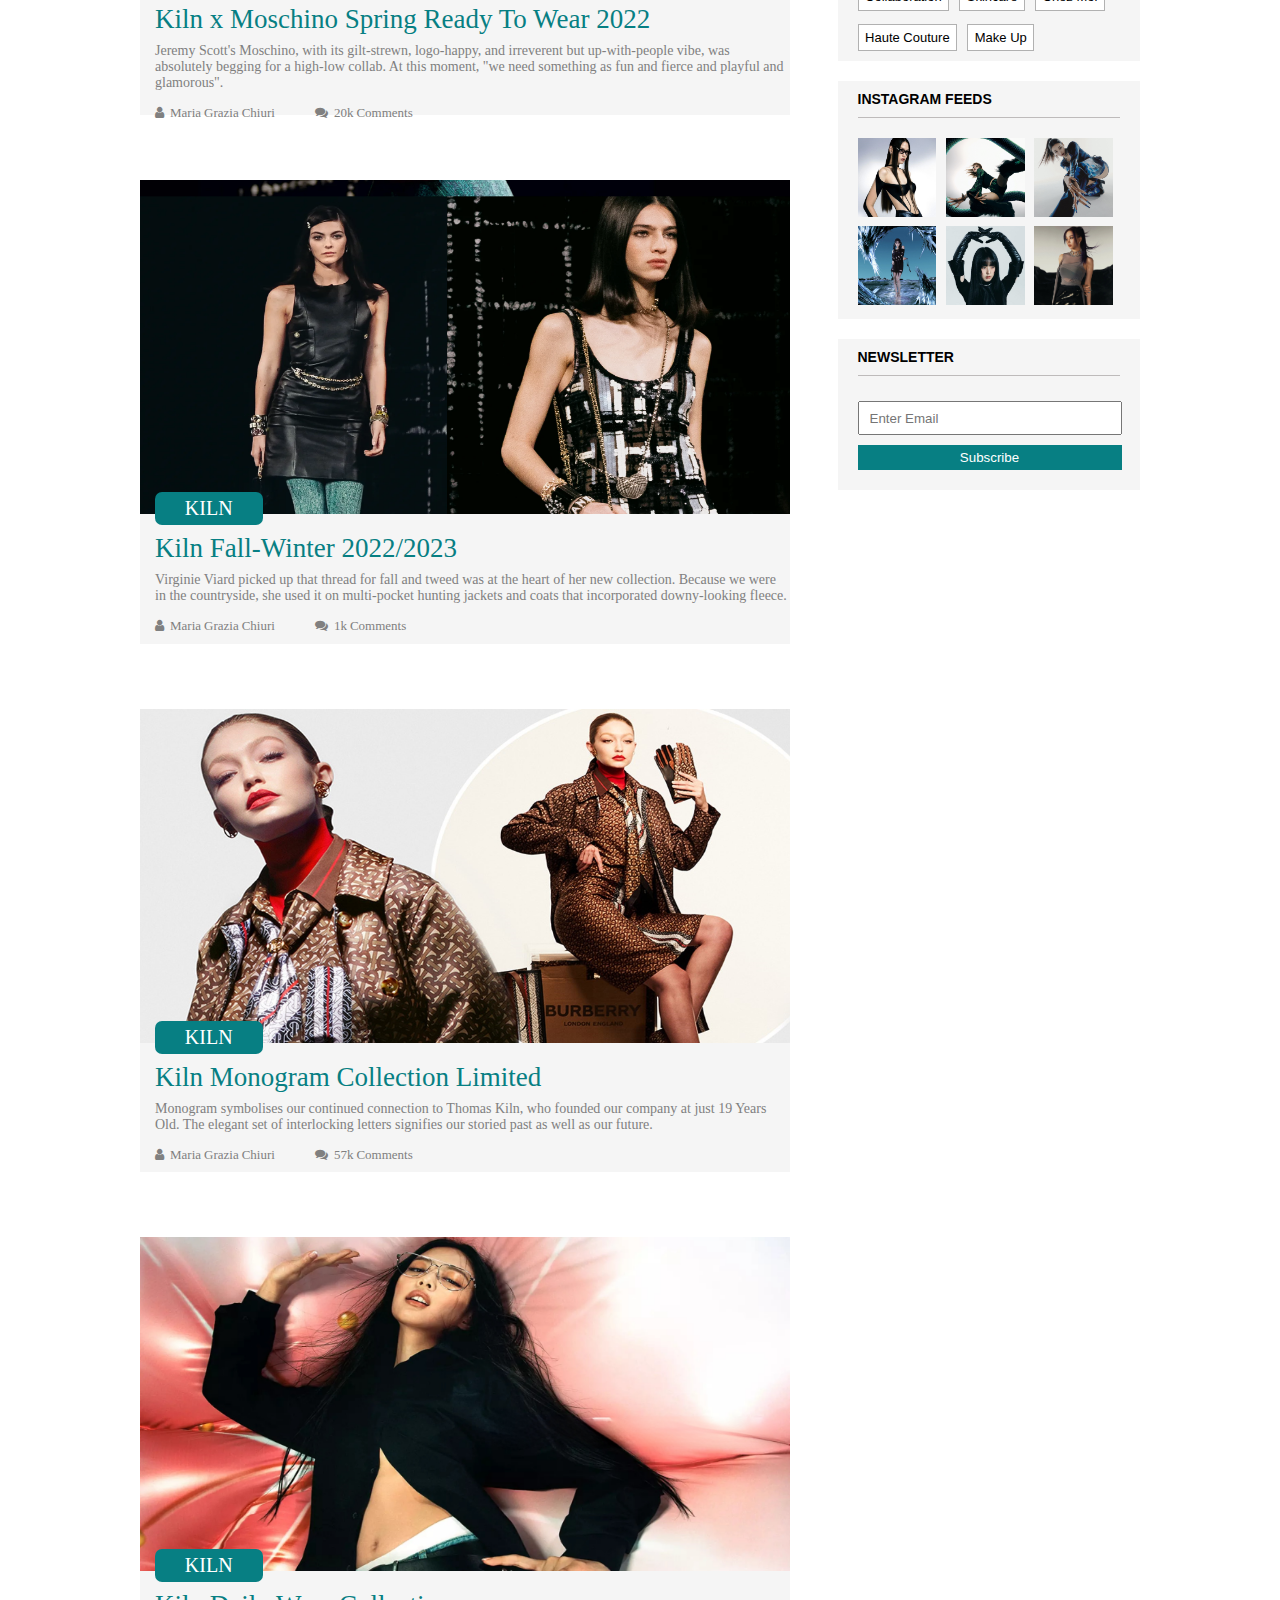
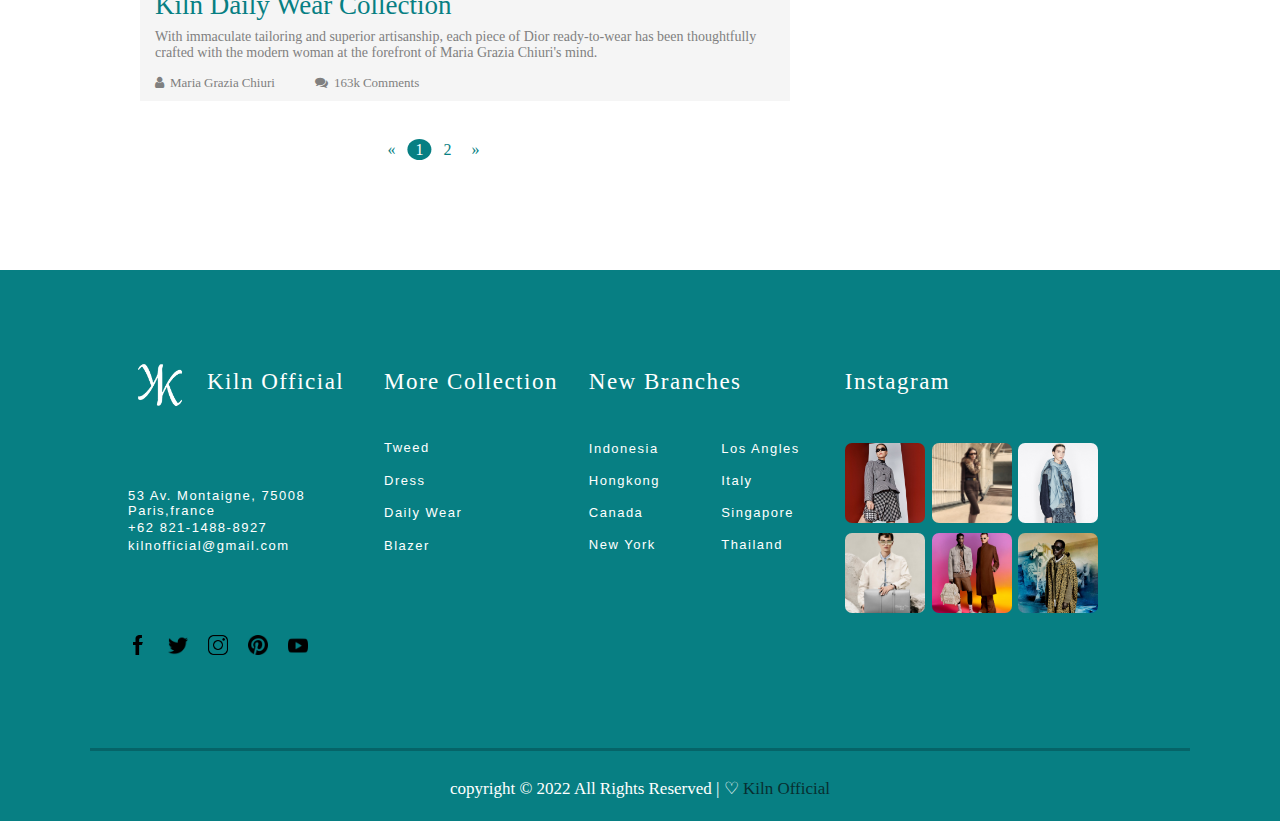
<file: blog.html>
<!DOCTYPE html>
<html>
<head>
    <meta charset="UTF-8">
	<meta name="viewport" content="width=device-width,initial-scale=1">
    <link rel="stylesheet" type="text/css" href="CSS/blog.css">
    <link rel="stylesheet" href="https://cdnjs.cloudflare.com/ajax/libs/font-awesome/4.7.0/css/font-awesome.min.css">
    <link rel='stylesheet' href='https://cdnjs.cloudflare.com/ajax/libs/font-awesome/4.7.0/css/font-awesome.min.css'>
    <link href="images/kilnprev1.png" rel="shortcut icon">
    <title>Kiln Official | Newest Collection 2022</title>
</head>
<body>
    <nav>
        <ul>
            <img class="kiln" src="images/kilnprev1.png">
            <p>Kiln Official</p>

            <li><a href="index.html">Home</a></li>
            <li><a href="about.html">About</a></li>
            <li><a href="destination.html">Jewelry</a></li>
            <li><a href="#">Boutique</a>
                <ul>
                    <li><a href="pages.html">South Korea - Seoul - Gangnam</a></li>
                    <li><a href="pages2.html">France - Paris - Marseille </a></li>
                </ul>
            </li>
            <li><a href="#">Collection</a>
                <ul>
                    <li><a href="blog.html">Women's Wear Collection 2022</a></li>
                    <li><a href="blog2.html">Men's Wear Collection 2022</a></li>
                </ul>
            </li>
            <li><a href="contact.html">Contact</a></li>
        </ul>
             
        <div class="icon">
            <img class="phone" src="images/phone.png">
            <p class="no">+62 821-1488-8927</p>

            <a href="#"><img src="images/instagram.png"></a>
            <a href="#"><img src="images/linkedin.png"></a>
            <a href="#"><img src="images/facebook.png"></a>
            <a href="#"><img src="images/gplus.png"></a>
            <a href="#"><img class="search" src="images/magnifierglass.png"></a>
        </div>
    </nav>

    <div class="banner">
        <img src="images/slide8.png">

        <div class="container_banner">
            <div class="text"><i>KILN WOMEN'S </i></div>
            <div class="text1"><i>Elegant , Bold , and Gorgeous</i></div>
        </div>
    </div>

    <div class="container_collection">
        <div class="wrap_collection">
            <div class="colls">

                <div class="container_left">
                    <div class="colls1">
                        <img src="images/jennie1.png">

                        <div class="bname">
                            <p class="name">KILN</p>
                            <p class="price">$ 97.000</p>
                        </div>

                        <div class="desc_colls">
                            <a href="#">Kiln Gentle Garden x Jennie Summer Collection 2022</a>
                            <p>At the crossing of bright, bold colors, the power of black and the elegance of white, the Kiln Gentle Garden Summer 2022 ready-to-wear collection imagined by Maria Grazia Chiuri instills a new way to play with fashion.</p>
                        </div>

                        <a href="#"><i class="fa fa-user">&nbsp; Maria Grazia Chiuri</i></a>
                        <a href="#"><i class="fa fa-comments">&nbsp; 999k Comments</i></a>
                    </div>

                    <div class="colls2">
                        <img src="images/gigihadid.png">

                        <div class="bname">
                            <p class="name">KILN</p>
                            <p class="price">$ 72.899</p>
                        </div>

                        <div class="desc_colls">
                            <a href="#">Kiln x Moschino Spring Ready To Wear 2022</a>
                            <p>Jeremy Scott's Moschino, with its gilt-strewn, logo-happy, and irreverent but up-with-people vibe, was absolutely begging for a high-low collab. At this moment, "we need something as fun and fierce and playful and glamorous".</p>
                        </div>

                        <a href="#"><i class="fa fa-user">&nbsp; Maria Grazia Chiuri</i></a>
                        <a href="#"><i class="fa fa-comments">&nbsp; 20k Comments</i></a>
                    </div>

                    <div class="colls3">
                        <img src="images/chanel.png">

                        <div class="bname">
                            <p class="name">KILN</p>
                            <p class="price">$ 89.999</p>
                        </div>

                        <div class="desc_colls">
                            <a href="#">Kiln Fall-Winter 2022/2023</a>
                            <p>Virginie Viard picked up that thread for fall and tweed was at the heart of her new collection. Because we were in the countryside, she used it on multi-pocket hunting jackets and coats that incorporated downy-looking fleece.</p>
                        </div>

                        <a href="#"><i class="fa fa-user">&nbsp; Maria Grazia Chiuri</i></a>
                        <a href="#"><i class="fa fa-comments">&nbsp; 1k Comments</i></a>
                    </div>

                    <div class="colls4">
                        <img src="images/gigihadid1.png">

                        <div class="bname">
                            <p class="name">KILN</p>
                            <p class="price">$ 53.855</p>
                        </div>

                        <div class="desc_colls">
                            <a href="#">Kiln Monogram Collection Limited</a>
                            <p>Monogram symbolises our continued connection to Thomas Kiln, who founded our company at just 19 Years Old. The elegant set of interlocking letters signifies our storied past as well as our future.</p>
                        </div>

                        <a href="#"><i class="fa fa-user">&nbsp; Maria Grazia Chiuri</i></a>
                        <a href="#"><i class="fa fa-comments">&nbsp; 57k Comments</i></a>
                    </div>

                    <div class="colls5">
                        <img src="images/jennie2.png">

                        <div class="bname">
                            <p class="name">KILN</p>
                            <p class="price">$ 45.000</p>
                        </div>

                        <div class="desc_colls">
                            <a href="#">Kiln Daily Wear Collection</a>
                            <p>With immaculate tailoring and superior artisanship, each piece of Dior ready-to-wear has been thoughtfully crafted with the modern woman at the forefront of Maria Grazia Chiuri's mind.</p>
                        </div>

                        <a href="#"><i class="fa fa-user">&nbsp; Maria Grazia Chiuri</i></a>
                        <a href="#"><i class="fa fa-comments">&nbsp; 163k Comments</i></a>
                    </div>

                    <div class="pagination">
                        <a href="#">&laquo;</a>
                        <a href="PROJECT UTS BLOG.html" class="active">1</a>
                        <a href="PROJECT UTS BLOG.html">2</a>
                        <a href="#">&raquo;</a>
                    </div>
                </div>

                <div class="container_right">
                    <form>
                        <input type="text" placeholder="" name="search">
                        <button type="submit" class="fa fa-search"></button>
                        <button type="submit" class="submit">Search</button>
                    </form>

                    <div class="category">
                        <h1>CATEGORY</h1><br>
                        <div class="cat"><a href="#">Bags</a></div>
                        <div class="cat"><a href="#">Accessories</a></div>
                        <div class="cat"><a href="#">Fashion Jewelry</a></div>
                        <div class="cat"><a href="#">Shoes</a></div>
                        <div class="cat"><a href="#">Make Up</a></div>
                        <div class="cat"><a href="#">Skincare</a></div>
                    </div>

                    <div class="post">
                        <h1>RECENT POST</h1><br>

                        <div class="kiriimg">
                            <img src="images/Denim.png">
                            <img src="images/chez.png">
                            <img src="images/tweed.png">
                            <img src="images/dress.png">
                        </div>

                        <div class="kanantxt">
                            <div class="txt1">
                                <a href="#">Kiln Campaign in Denim</a>
                                <p>January 13, 2022</p>
                            </div>

                            <div class="txt2">
                                <a href="#">Kiln Chez Moi - Vogue</a>
                                <p>July 29, 2022</p>
                            </div>

                            <div class="txt3">
                                <a href="#">Tweed De Kiln</a>
                                <p>Oktober 28, 2022</p>
                            </div>

                            <div class="txt4">
                                <a href="#">London Fashion Week</a>
                                <p>September 8, 2022</p>
                            </div>
                        </div>
                    </div>

                    <div class="tag">
                        <h1>TAG CLOUDS</h1>

                        <div class="tagcloud">
                            <a href="PROJECT UTS PAGES.html" class="satu">Branches</a>
                            <a href="#" class="dua">Designer</a>
                            <a href="#" class="tiga">Limited Editon</a>
                            <a href="#" class="empat">Collaboration</a>
                            <a href="#" class="lima">Skincare</a>
                            <a href="#" class="enam">Chez Moi</a>
                            <a href="#" class="tujuh">Haute Couture</a>
                            <a href="#" class="delapan">Make Up</a>
                            
                        </div>
                    </div>

                    <div class="instagram">
                        <h1>INSTAGRAM FEEDS</h1>

                        <div class="pict">
                            <img src="images/pinterest2.jpg">
                            <img src="images/aespa.png">
                            <img src="images/aespa1.png">
                            <img src="images/aespa3.png">
                            <img src="images/pinterest3.jpg">
                            <img src="images/aespa2.jpg">
                        </div>
                    </div>

                    <div class="newsletter">
                    <h1>NEWSLETTER</h1>

                    <form>
                        <input type="text" placeholder="Enter Email" name="email">
                        <button type="submit" class="submit1">Subscribe</button>
                    </form>
                    </div>
                </div>
            </div>
        </div>
    </div>

    <footer>
        <div class="widget">
            <div class="widget_tools">

                <div class="logo">
                    <a href="#"><img class="logo_kiln" src="images/kilnprev.png"></a>
                    <a class="brand_name" href="PROJECT UTS CONTACT.html">Kiln Official</a>

                    <div class="widget_alamat">
                        <p>53 Av. Montaigne, 75008 Paris,france</p>
                        <a href="#">+62 821-1488-8927</a>
                        <a href="#">kilnofficial@gmail.com</a>
                    </div>

                    <div class="widget_icon">
                        <a href="#"><img class="image" src="images/facebook.png"></a>
                        <a href="#"><img class="image" src="images/twitter.png"></a>
                        <a href="#"><img class="image" src="images/instagram.png"></a>
                        <a href="#"><img class="image" src="images/pinterest.png"></a>
                        <a href="#"><img class="image" src="images/youtube.png"></a>
                    </div>
                </div>

                <div class="collection">
                    <div class="collect">
                        <p class="header">More Collection</p>

                        <div class="morec">
                            <a href="#">Tweed</a>
                            <a href="#">Dress</a>
                            <a href="#">Daily Wear</a>
                            <a href="#">Blazer</a>
                        </div>
                    </div>
                </div>

                <div class="branch">
                    <div class="boffice">
                        <p class="header">New Branches</p>

                        <div class="moreb">
                            <div class="kiri">
                                <a href="#">Indonesia</a>
                                <a href="#">Hongkong</a>
                                <a href="#">Canada</a>
                                <a href="#">New York</a>
                            </div>

                            <div class="kanan">
                                <a href="#">Los Angles</a>
                                <a href="#">Italy</a>
                                <a href="#">Singapore</a>
                                <a href="#">Thailand</a>
                            </div> 
                        </div>
                    </div>
                </div>

                <div class="insta">
                    <p class="ig">Instagram</p>

                    <div class="grid">
                        <a href="#"><img src="images/dior.png"></a>
                        <a href="#"><img src="images/ysl.png"></a>
                        <a href="#"><img src="images/dior2.png"></a>
                        <a href="#"><img src="images/dior4.png"></a>
                        <a href="#"><img src="images/dior5.png"></a>
                        <a href="#"><img src="images/dior3.png"></a>
                    </div>
                </div>
            </div>
        </div>

        <div class="ftbawah">
            <div class="cpyrght">
                <p>copyright &copy; 2022 All Rights Reserved | &#9825; <a href="PROJECT UTS CONTACT.html" target="_self">Kiln Official</a></p>
            </div>
        </div>
    </footer> 

</body>
</html>
</file>
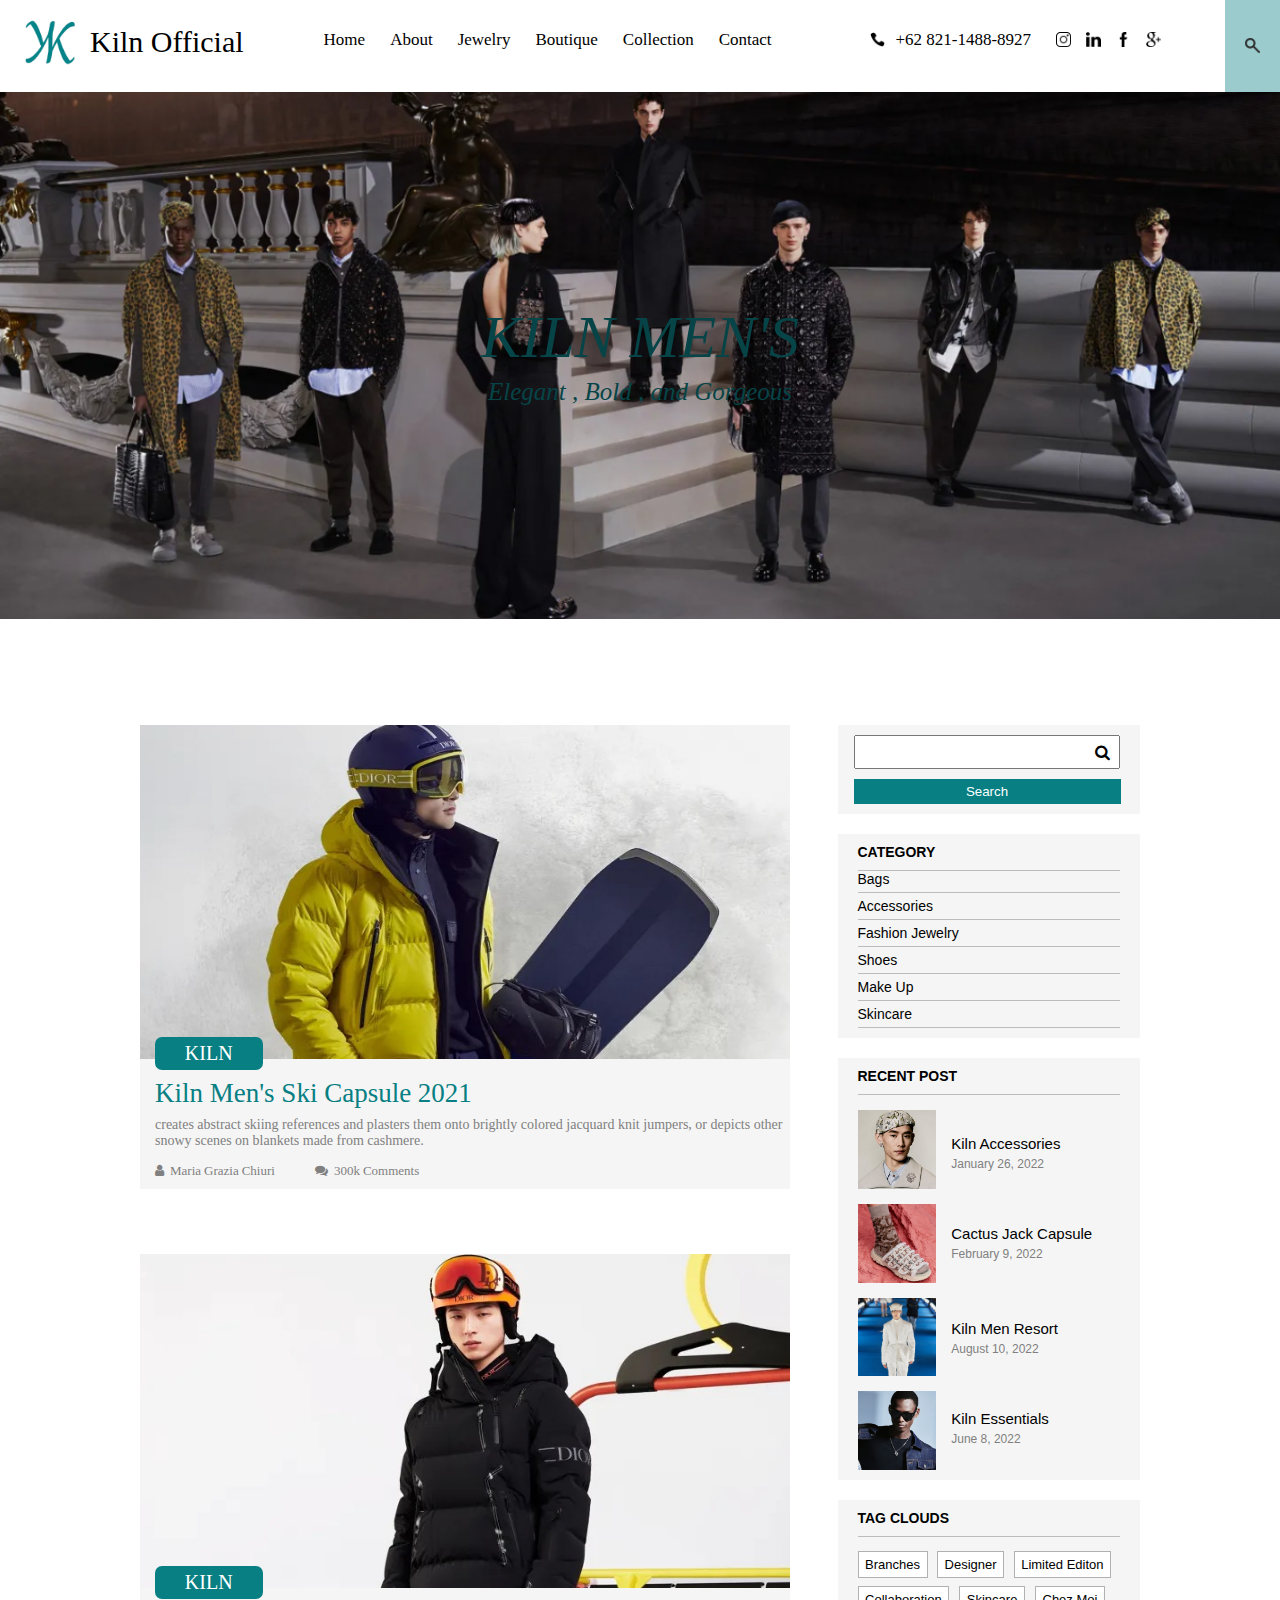
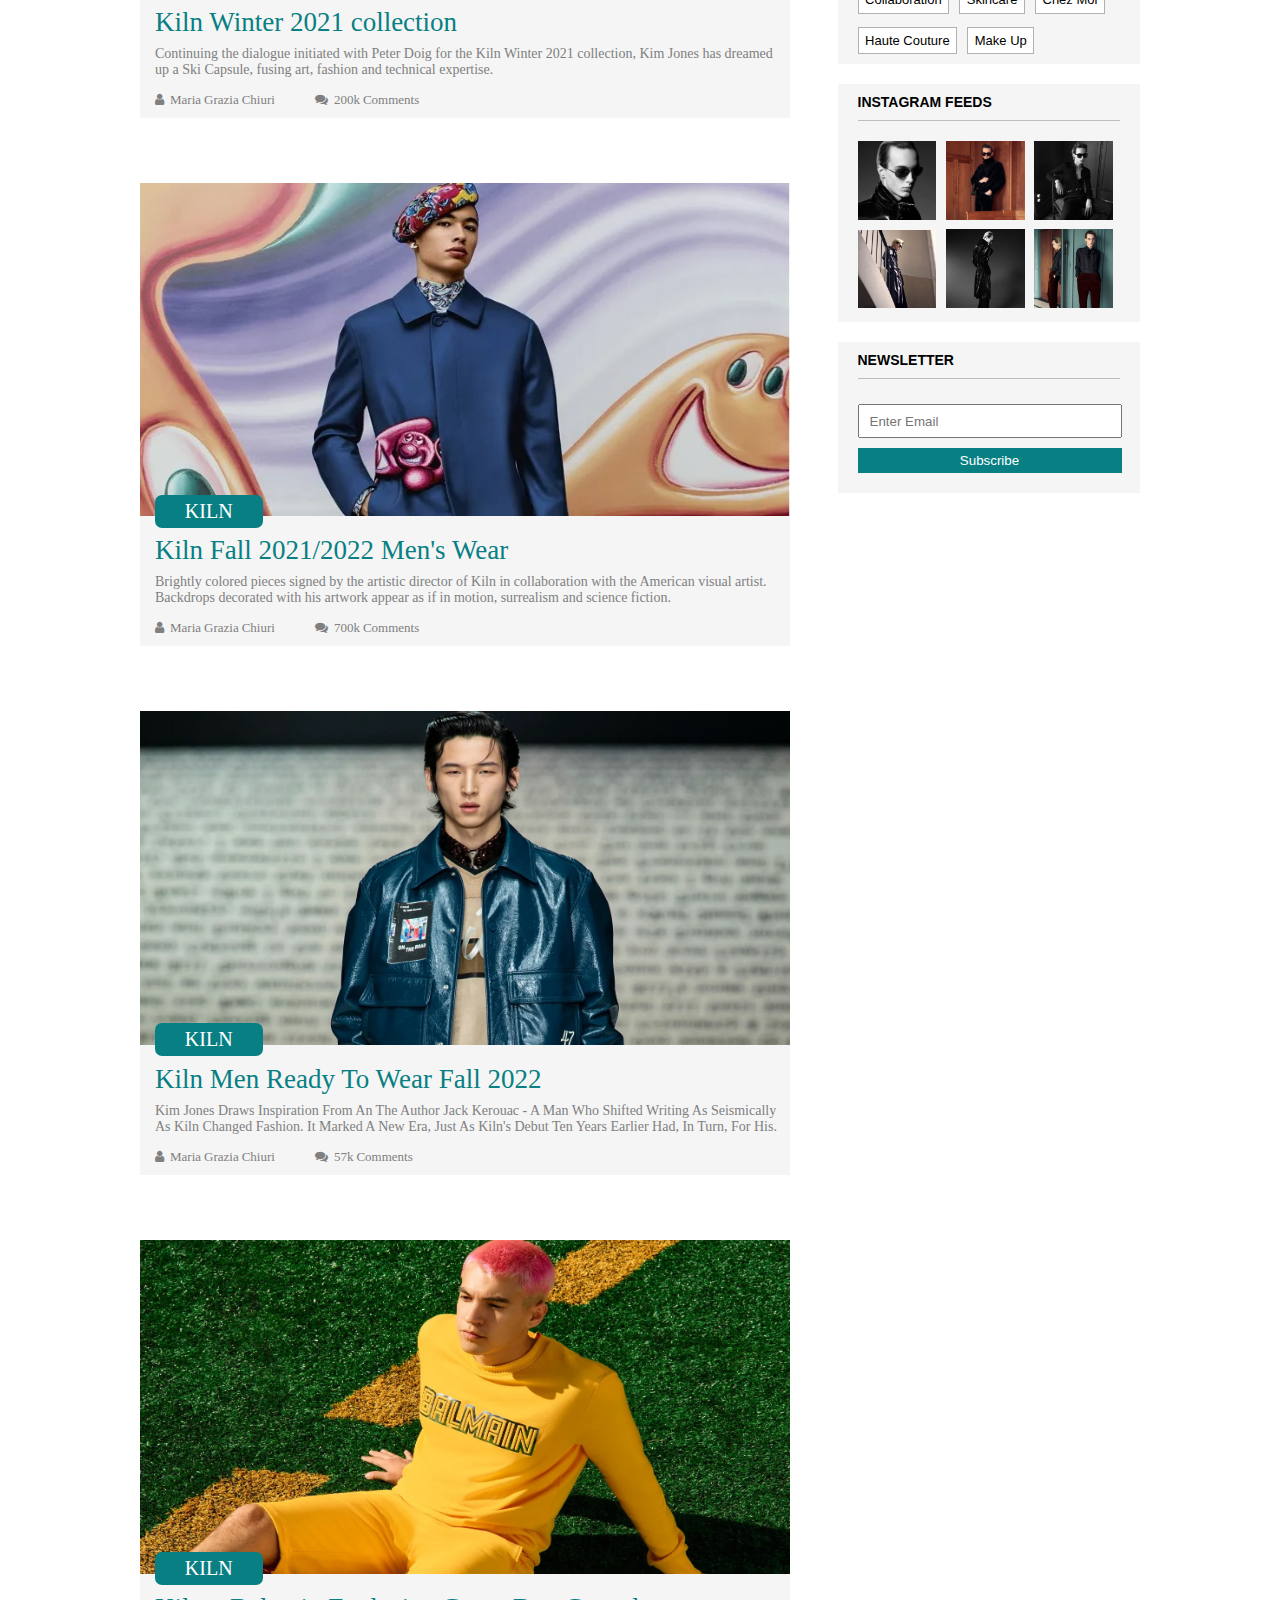
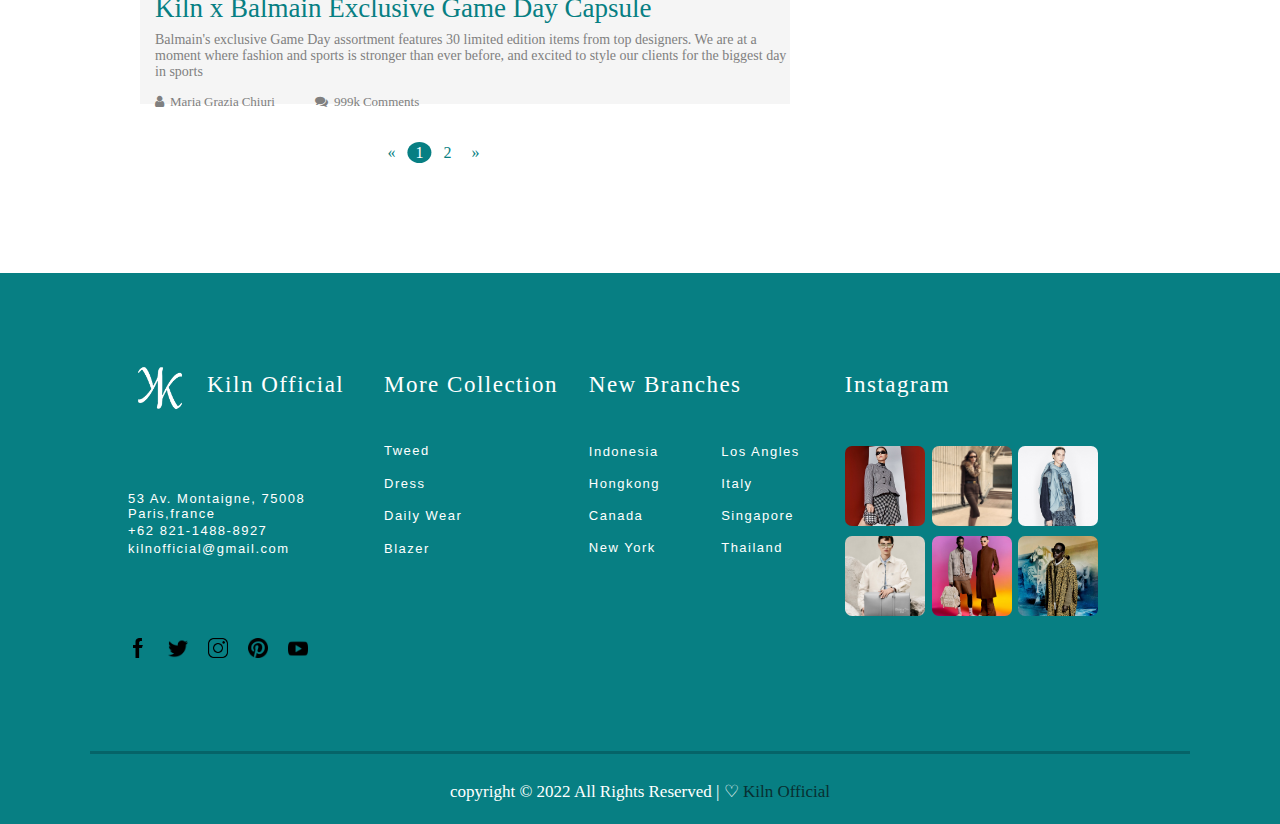
<file: blog2.html>
<!DOCTYPE html>
<html>
<head>
    <meta charset="UTF-8">
	<meta name="viewport" content="width=device-width,initial-scale=1">
    <link rel="stylesheet" type="text/css" href="CSS/blog.css">
    <link rel="stylesheet" href="https://cdnjs.cloudflare.com/ajax/libs/font-awesome/4.7.0/css/font-awesome.min.css">
    <link rel='stylesheet' href='https://cdnjs.cloudflare.com/ajax/libs/font-awesome/4.7.0/css/font-awesome.min.css'>
    <link href="images/kilnprev1.png" rel="shortcut icon">
    <title>Kiln Official | Newest Collection 2022</title>
</head>
<body>
    <nav>
        <ul>
            <img class="kiln" src="images/kilnprev1.png">
            <p>Kiln Official</p>

            <li><a href="index.html">Home</a></li>
            <li><a href="about.html">About</a></li>
            <li><a href="destination.html">Jewelry</a></li>
            <li><a href="#">Boutique</a>
                <ul>
                    <li><a href="pages.html">South Korea - Seoul - Gangnam</a></li>
                    <li><a href="pages2.html">France - Paris - Marseille </a></li>
                </ul>
            </li>
            <li><a href="#">Collection</a>
                <ul>
                    <li><a href="blog.html">Women's Wear Collection 2022</a></li>
                    <li><a href="blog2.html">Men's Wear Collection 2022</a></li>
                </ul>
            </li>
            <li><a href="contact.html">Contact</a></li>
        </ul>
             
        <div class="icon">
            <img class="phone" src="images/phone.png">
            <p class="no">+62 821-1488-8927</p>

            <a href="#"><img src="images/instagram.png"></a>
            <a href="#"><img src="images/linkedin.png"></a>
            <a href="#"><img src="images/facebook.png"></a>
            <a href="#"><img src="images/gplus.png"></a>
            <a href="#"><img class="search" src="images/magnifierglass.png"></a>
        </div>
    </nav>

    <div class="banner">
        <img src="images/slide1.png">

        <div class="container_banner">
            <div class="text"><i>KILN MEN'S </i></div>
            <div class="text1"><i>Elegant , Bold , and Gorgeous</i></div>
        </div>
    </div>

    <div class="container_collection">
        <div class="wrap_collection">
            <div class="colls">

                <div class="container_left">
                    <div class="colls1">
                        <img src="images/diormen14.jpg">

                        <div class="bname">
                            <p class="name">KILN</p>
                            <p class="price">$ 78.500</p>
                        </div>

                        <div class="desc_colls">
                            <a href="#">Kiln Men's Ski Capsule 2021</a>
                            <p>creates abstract skiing references and plasters them onto brightly colored jacquard knit jumpers, or depicts other snowy scenes on blankets made from cashmere.</p>
                        </div>

                        <a href="#"><i class="fa fa-user">&nbsp; Maria Grazia Chiuri</i></a>
                        <a href="#"><i class="fa fa-comments">&nbsp; 300k Comments</i></a>
                    </div>

                    <div class="colls2">
                        <img src="images/diormen12.jpg">

                        <div class="bname">
                            <p class="name">KILN</p>
                            <p class="price">$ 65.999</p>
                        </div>

                        <div class="desc_colls">
                            <a href="#">Kiln Winter 2021 collection</a>
                            <p>Continuing the dialogue initiated with Peter Doig for the Kiln Winter 2021 collection, Kim Jones has dreamed up a Ski Capsule, fusing art, fashion and technical expertise.</p>
                        </div>

                        <a href="#"><i class="fa fa-user">&nbsp; Maria Grazia Chiuri</i></a>
                        <a href="#"><i class="fa fa-comments">&nbsp; 200k Comments</i></a>
                    </div>

                    <div class="colls3">
                        <img src="images/diormen13.jpg">

                        <div class="bname">
                            <p class="name">KILN</p>
                            <p class="price">$ 9.999</p>
                        </div>

                        <div class="desc_colls">
                            <a href="#">Kiln Fall 2021/2022 Men's Wear</a>
                            <p>Brightly colored pieces signed by the artistic director of Kiln in collaboration with the American visual artist. Backdrops decorated with his artwork appear as if in motion, surrealism and science fiction.</p>
                        </div>

                        <a href="#"><i class="fa fa-user">&nbsp; Maria Grazia Chiuri</i></a>
                        <a href="#"><i class="fa fa-comments">&nbsp; 700k Comments</i></a>
                    </div>

                    <div class="colls4">
                        <img src="images/diormen11.jpg">

                        <div class="bname">
                            <p class="name">KILN</p>
                            <p class="price">$ 45.899</p>
                        </div>

                        <div class="desc_colls">
                            <a href="#">Kiln Men Ready To Wear Fall 2022</a>
                            <p>Kim Jones Draws Inspiration From An The Author Jack Kerouac - A Man Who Shifted Writing As Seismically As Kiln Changed Fashion. It Marked A New Era, Just As Kiln's Debut Ten Years Earlier Had, In Turn, For His.</p>
                        </div>

                        <a href="#"><i class="fa fa-user">&nbsp; Maria Grazia Chiuri</i></a>
                        <a href="#"><i class="fa fa-comments">&nbsp; 57k Comments</i></a>
                    </div>

                    <div class="colls5">
                        <img src="images/balmain.jpg">

                        <div class="bname">
                            <p class="name">KILN</p>
                            <p class="price">$ 89.500</p>
                        </div>

                        <div class="desc_colls">
                            <a href="#">Kiln x Balmain Exclusive Game Day Capsule</a>
                            <p>Balmain's exclusive Game Day assortment features 30 limited edition items from top designers. We are at a moment where fashion and sports is stronger than ever before, and excited to style our clients for the biggest day in sports </p>
                        </div>

                        <a href="#"><i class="fa fa-user">&nbsp; Maria Grazia Chiuri</i></a>
                        <a href="#"><i class="fa fa-comments">&nbsp; 999k Comments</i></a>
                    </div>

                    <div class="pagination">
                        <a href="#">&laquo;</a>
                        <a href="PROJECT UTS BLOG.html" class="active">1</a>
                        <a href="PROJECT UTS BLOG.html">2</a>
                        <a href="#">&raquo;</a>
                    </div>
                </div>

                <div class="container_right">
                    <form>
                        <input type="text" placeholder="" name="search">
                        <button type="submit" class="fa fa-search"></button>
                        <button type="submit" class="submit">Search</button>
                    </form>

                    <div class="category">
                        <h1>CATEGORY</h1><br>
                        <div class="cat"><a href="#">Bags</a></div>
                        <div class="cat"><a href="#">Accessories</a></div>
                        <div class="cat"><a href="#">Fashion Jewelry</a></div>
                        <div class="cat"><a href="#">Shoes</a></div>
                        <div class="cat"><a href="#">Make Up</a></div>
                        <div class="cat"><a href="#">Skincare</a></div>
                    </div>

                    <div class="post">
                        <h1>RECENT POST</h1><br>

                        <div class="kiriimg">
                            <img src="images/diormen7.png">
                            <img src="images/diormen9.png">
                            <img src="images/diormen10.jpg">
                            <img src="images/diormen8.png">
                        </div>

                        <div class="kanantxt">
                            <div class="txt1">
                                <a href="#">Kiln Accessories</a>
                                <p>January 26, 2022</p>
                            </div>

                            <div class="txt2">
                                <a href="#">Cactus Jack Capsule</a>
                                <p>February 9, 2022</p>
                            </div>

                            <div class="txt3">
                                <a href="#">Kiln Men Resort</a>
                                <p>August 10, 2022</p>
                            </div>

                            <div class="txt4">
                                <a href="#">Kiln Essentials</a>
                                <p>June 8, 2022</p>
                            </div>
                        </div>
                    </div>

                    <div class="tag">
                        <h1>TAG CLOUDS</h1>

                        <div class="tagcloud">
                            <a href="PROJECT UTS PAGES.html" class="satu">Branches</a>
                            <a href="#" class="dua">Designer</a>
                            <a href="#" class="tiga">Limited Editon</a>
                            <a href="#" class="empat">Collaboration</a>
                            <a href="#" class="lima">Skincare</a>
                            <a href="#" class="enam">Chez Moi</a>
                            <a href="#" class="tujuh">Haute Couture</a>
                            <a href="#" class="delapan">Make Up</a>
                            
                        </div>
                    </div>

                    <div class="instagram">
                        <h1>INSTAGRAM FEEDS</h1>

                        <div class="pict">
                            <img src="images/yslmen3.png">
                            <img src="images/yslmen6.png">
                            <img src="images/yslmen5.png">
                            <img src="images/yslmen2.png">
                            <img src="images/yslmen4.png">
                            <img src="images/yslmen1.png">
                        </div>
                    </div>

                    <div class="newsletter">
                    <h1>NEWSLETTER</h1>

                    <form>
                        <input type="text" placeholder="Enter Email" name="email">
                        <button type="submit" class="submit1">Subscribe</button>
                    </form>
                    </div>
                </div>
            </div>
        </div>
    </div>

    <footer>
        <div class="widget">
            <div class="widget_tools">

                <div class="logo">
                    <a href="#"><img class="logo_kiln" src="images/kilnprev.png"></a>
                    <a class="brand_name" href="PROJECT UTS CONTACT.html">Kiln Official</a>

                    <div class="widget_alamat">
                        <p>53 Av. Montaigne, 75008 Paris,france</p>
                        <a href="#">+62 821-1488-8927</a>
                        <a href="#">kilnofficial@gmail.com</a>
                    </div>

                    <div class="widget_icon">
                        <a href="#"><img class="image" src="images/facebook.png"></a>
                        <a href="#"><img class="image" src="images/twitter.png"></a>
                        <a href="#"><img class="image" src="images/instagram.png"></a>
                        <a href="#"><img class="image" src="images/pinterest.png"></a>
                        <a href="#"><img class="image" src="images/youtube.png"></a>
                    </div>
                </div>

                <div class="collection">
                    <div class="collect">
                        <p class="header">More Collection</p>

                        <div class="morec">
                            <a href="#">Tweed</a>
                            <a href="#">Dress</a>
                            <a href="#">Daily Wear</a>
                            <a href="#">Blazer</a>
                        </div>
                    </div>
                </div>

                <div class="branch">
                    <div class="boffice">
                        <p class="header">New Branches</p>

                        <div class="moreb">
                            <div class="kiri">
                                <a href="#">Indonesia</a>
                                <a href="#">Hongkong</a>
                                <a href="#">Canada</a>
                                <a href="#">New York</a>
                            </div>

                            <div class="kanan">
                                <a href="#">Los Angles</a>
                                <a href="#">Italy</a>
                                <a href="#">Singapore</a>
                                <a href="#">Thailand</a>
                            </div> 
                        </div>
                    </div>
                </div>

                <div class="insta">
                    <p class="ig">Instagram</p>

                    <div class="grid">
                        <a href="#"><img src="images/dior.png"></a>
                        <a href="#"><img src="images/ysl.png"></a>
                        <a href="#"><img src="images/dior2.png"></a>
                        <a href="#"><img src="images/dior4.png"></a>
                        <a href="#"><img src="images/dior5.png"></a>
                        <a href="#"><img src="images/dior3.png"></a>
                    </div>
                </div>
            </div>
        </div>

        <div class="ftbawah">
            <div class="cpyrght">
                <p>copyright &copy; 2022 All Rights Reserved | &#9825; <a href="PROJECT UTS CONTACT.html" target="_self">Kiln Official</a></p>
            </div>
        </div>
    </footer> 

</body>
</html>
</file>
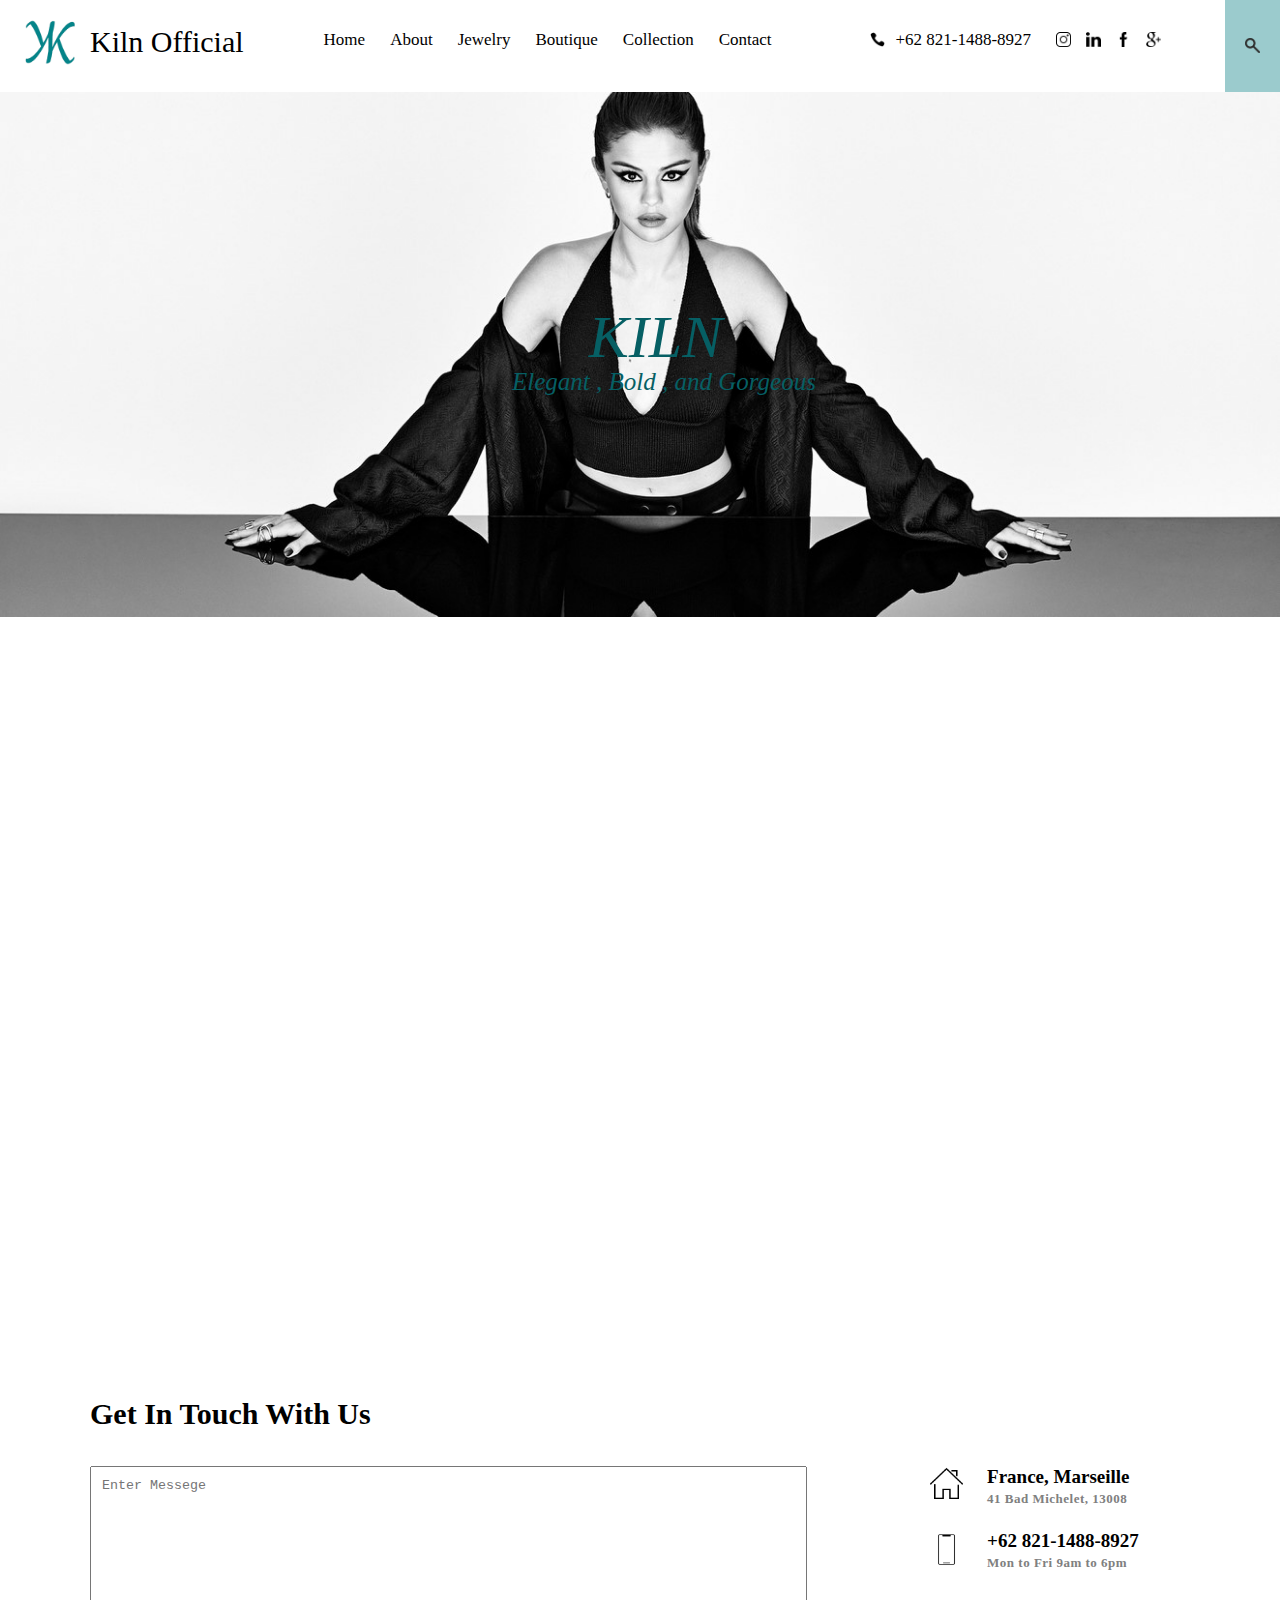
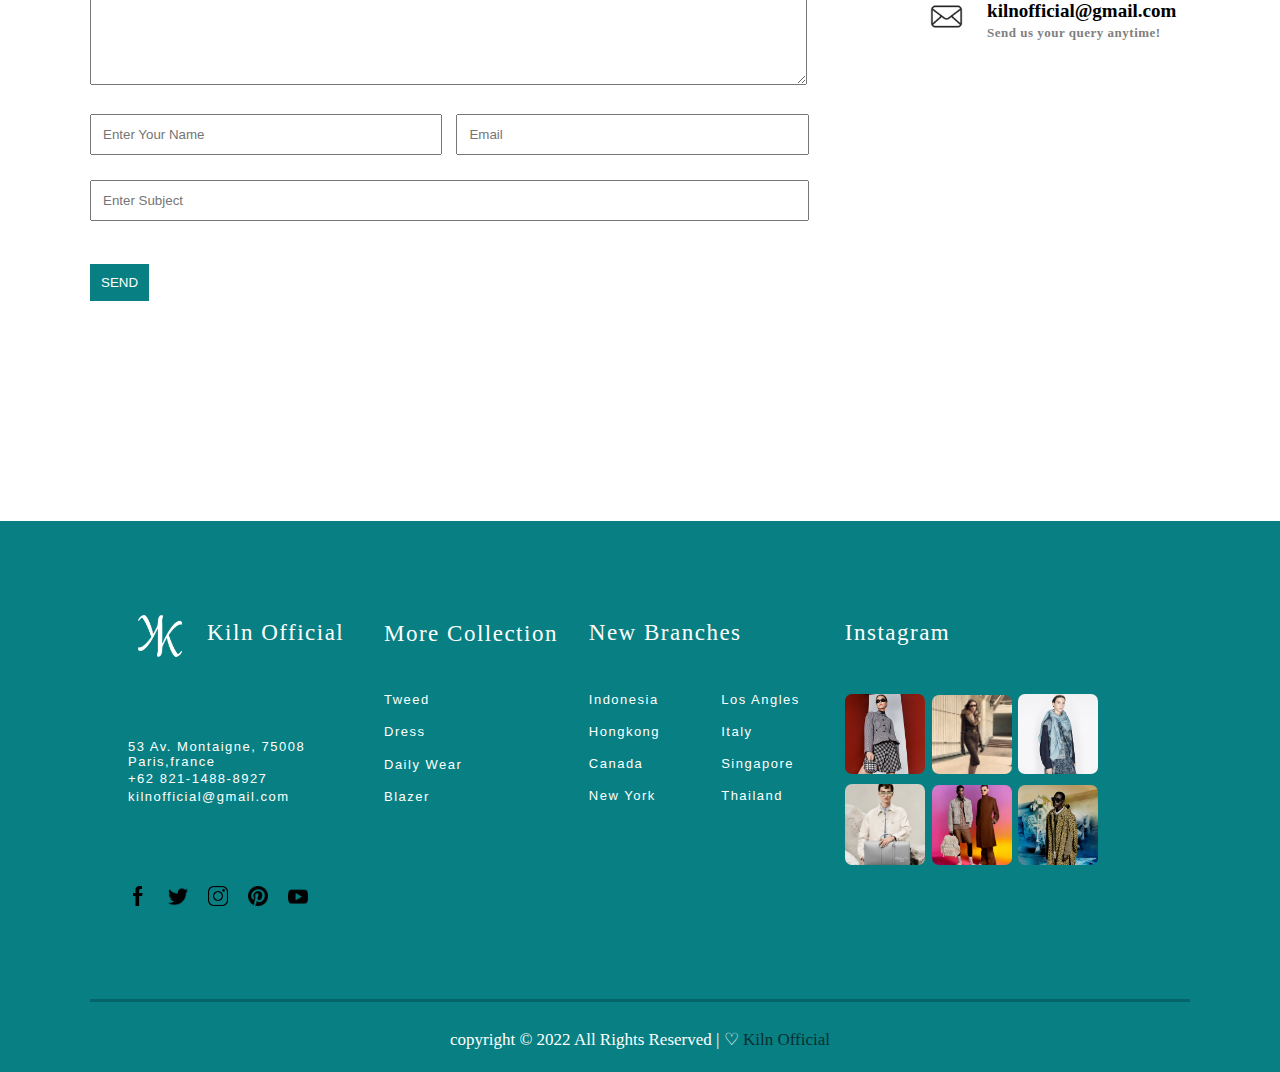
<file: contact.html>
<!DOCTYPE html>
<html>
<head>
    <meta charset="utf-8">
	<meta name="viewport" content="width=device-width,initial-scale=1">
    <link rel="stylesheet" type="text/css" href="CSS/contact.css">
    <link href="images/kilnprev1.png" rel="shortcut icon">
    <title>Kiln Official | Newest Collection 2022</title>
</head>
<body>
    <nav>
        <ul>
            <img class="kiln" src="images/kilnprev1.png">
            <p>Kiln Official</p>

            <li><a href="index.html">Home</a></li>
            <li><a href="about.html">About</a></li>
            <li><a href="destination.html">Jewelry</a></li>
            <li><a href="#">Boutique</a>
                <ul>
                    <li><a href="pages.html">South Korea - Seoul - Gangnam</a></li>
                    <li><a href="pages2.html">France - Paris - Marseille </a></li>
                </ul>
            </li>
            <li><a href="#">Collection</a>
                <ul>
                    <li><a href="blog.html">Women's Wear Collection 2022</a></li>
                    <li><a href="blog2.html">Men's Wear Collection 2022</a></li>
                </ul>
            </li>
            <li><a href="contact.html">Contact</a></li>
        </ul>
             
        <div class="icon">
            <img class="phone" src="images/phone.png">
            <p class="no">+62 821-1488-8927</p>

            <a href="#"><img src="images/instagram.png"></a>
            <a href="#"><img src="images/linkedin.png"></a>
            <a href="#"><img src="images/facebook.png"></a>
            <a href="#"><img src="images/gplus.png"></a>
            <a href="#"><img class="search" src="images/magnifierglass.png"></a>
        </div>
    </nav>

    <div class="banner">
        <img src="images/pict5.jpg">

        <div class="container_banner">
            <div class="text"><i>KILN</i></div>
            <div class="text1"><i>Elegant , Bold , and Gorgeous</i></div>
        </div>
    </div>
    
 
    <div class="getintouch">
        <iframe src="https://www.google.com/maps/embed?pb=!1m18!1m12!1m3!1d42999515.27997673!2d-65.19212410000002!3d48.868084800000005!2m3!1f0!2f0!3f0!3m2!1i1024!2i768!4f13.1!3m3!1m2!1s0x47e66fc4c301beff%3A0x60075d02edb47c15!2sSaint%20Laurent!5e0!3m2!1sid!2sid!4v1663353165922!5m2!1sid!2sid" width="600" height="450" style="border:0;" allowfullscreen="" loading="lazy" referrerpolicy="no-referrer-when-downgrade"></iframe>
        <p><b>Get In Touch With Us</b></p><br><br><br>
        
        <div class="form">
            <form>
                <textarea rows="13" cols="70" input type="text" class="inputText" id="messege" placeholder="Enter Messege" name=""></textarea><br>
                <input type="text" class="inputText" id="name" placeholder="Enter Your Name" name="">
                <input type="text" class="inputText" id="email" placeholder="Email" name=""><br>
                <input type="text" class="inputText" id="subject" placeholder="Enter Subject" name="">
                <br><br><button type="submit">SEND</button>
            </form>
    
            <div class="formkanan">
                <div class="foto">
                    <img src="images/home.png">
                    <img src="images/smartphone.png">
                    <img src="images/email.png">
                </div>
                <div class="text">
                    <h1 class="t1">France, Marseille <p>41 Bad Michelet, 13008</p></h1>
                    <h1 class="t2">+62 821-1488-8927<p>Mon to Fri 9am to 6pm</p></h1>
                    <h1 class="t3">kilnofficial@gmail.com<p>Send us your query anytime!</p></h1>
                </div>
            </div>
        </div>
    </div>  

    <footer>
        <div class="widget">
            <div class="widget_tools">

                <div class="logo">
                    <a href="#"><img class="logo_kiln" src="images/kilnprev.png"></a>
                    <a class="brand_name" href="PROJECT UTS CONTACT.html">Kiln Official</a>

                    <div class="widget_alamat">
                        <p>53 Av. Montaigne, 75008 Paris,france</p>
                        <a href="#">+62 821-1488-8927</a>
                        <a href="#">kilnofficial@gmail.com</a>
                    </div>

                    <div class="widget_icon">
                        <a href="#"><img class="image" src="images/facebook.png"></a>
                        <a href="#"><img class="image" src="images/twitter.png"></a>
                        <a href="#"><img class="image" src="images/instagram.png"></a>
                        <a href="#"><img class="image" src="images/pinterest.png"></a>
                        <a href="#"><img class="image" src="images/youtube.png"></a>
                    </div>
                </div>

                <div class="collection">
                    <div class="collect">
                        <p class="header">More Collection</p>

                        <div class="morec">
                            <a href="#">Tweed</a>
                            <a href="#">Dress</a>
                            <a href="#">Daily Wear</a>
                            <a href="#">Blazer</a>
                        </div>
                    </div>
                </div>

                <div class="branch">
                    <div class="boffice">
                        <p class="header">New Branches</p>

                        <div class="moreb">
                            <div class="kiri">
                                <a href="#">Indonesia</a>
                                <a href="#">Hongkong</a>
                                <a href="#">Canada</a>
                                <a href="#">New York</a>
                            </div>

                            <div class="kanan">
                                <a href="#">Los Angles</a>
                                <a href="#">Italy</a>
                                <a href="#">Singapore</a>
                                <a href="#">Thailand</a>
                            </div> 
                        </div>
                    </div>
                </div>

                <div class="insta">
                    <p class="ig">Instagram</p>

                    <div class="grid">
                        <a href="#"><img src="images/dior.png"></a>
                        <a href="#"><img src="images/ysl.png"></a>
                        <a href="#"><img src="images/dior2.png"></a>
                        <a href="#"><img src="images/dior4.png"></a>
                        <a href="#"><img src="images/dior5.png"></a>
                        <a href="#"><img src="images/dior3.png"></a>
                    </div>
                </div>
            </div>
        </div>

        <div class="ftbawah">
            <div class="cpyrght">
                <p>copyright &copy; 2022 All Rights Reserved | &#9825; <a href="PROJECT UTS CONTACT.html" target="_self">Kiln Official</a></p>
            </div>
        </div>
    </footer> 
</body>
</html>
</file>
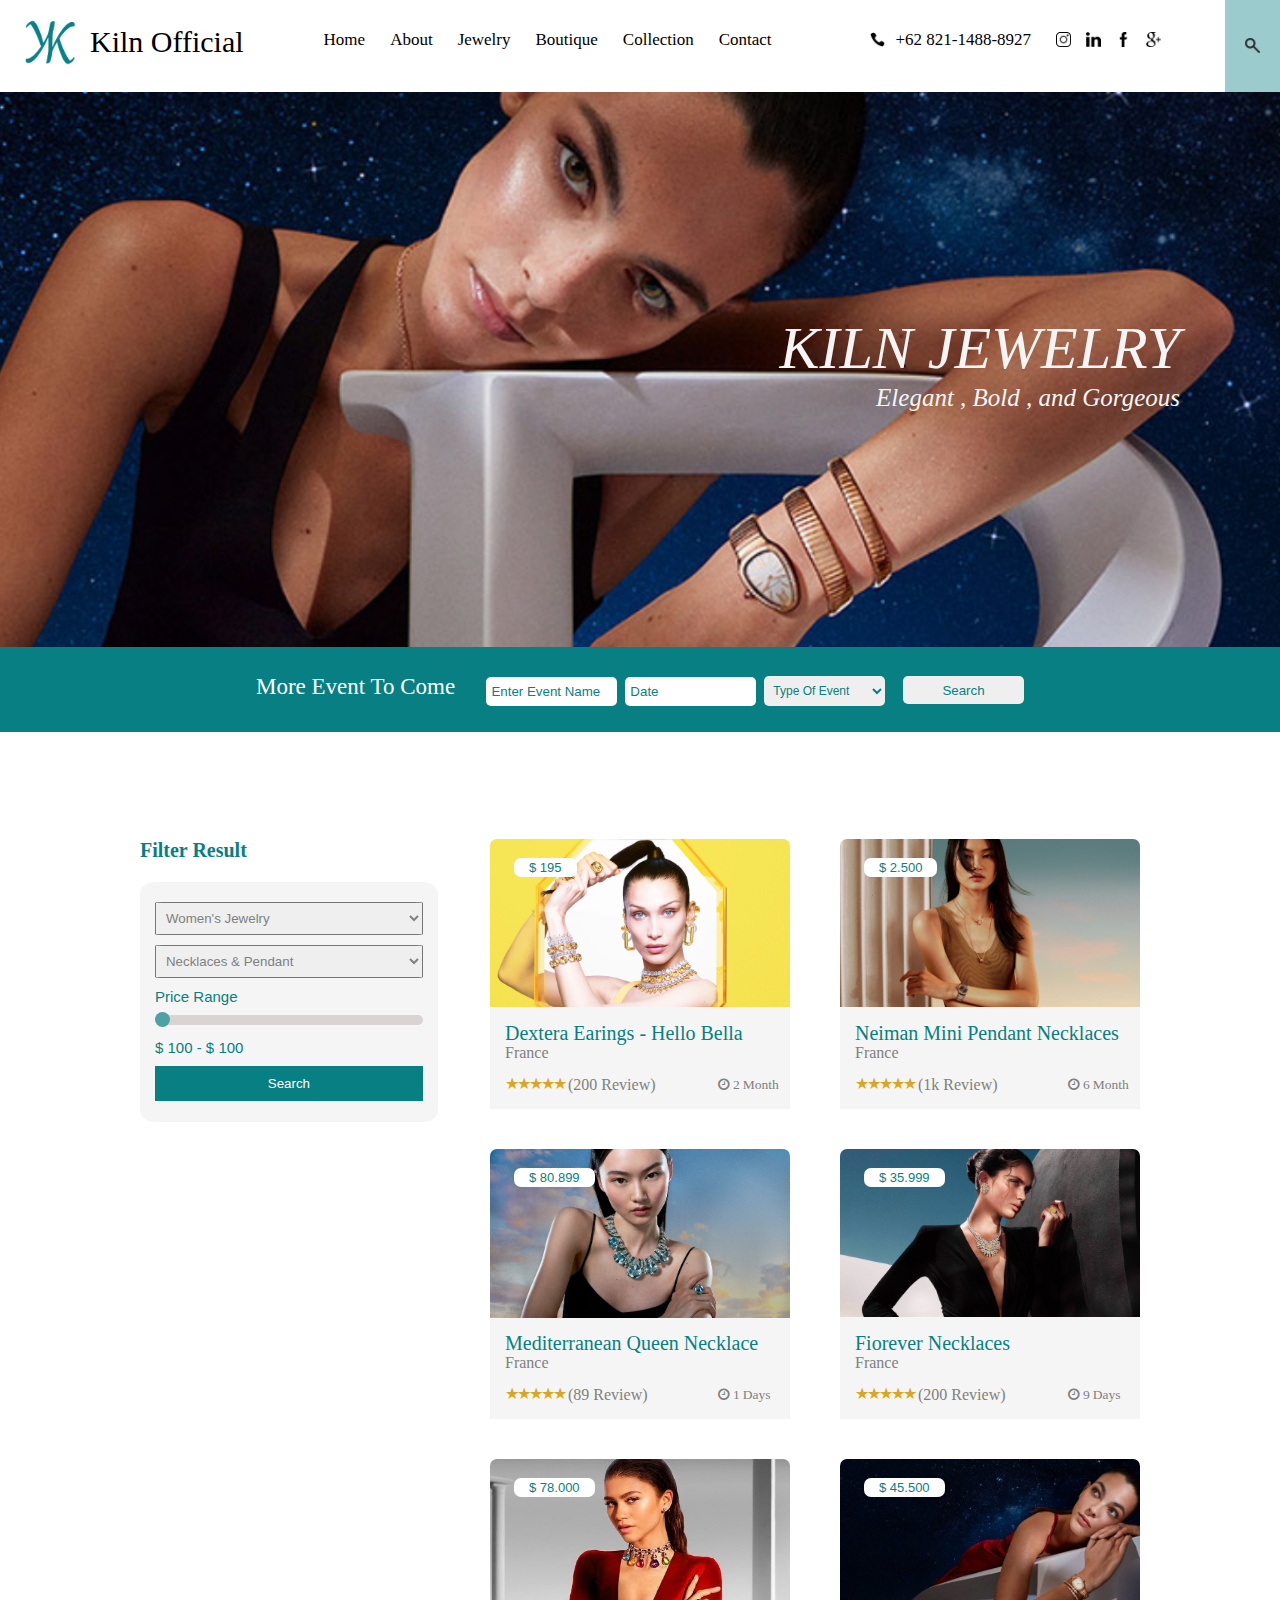
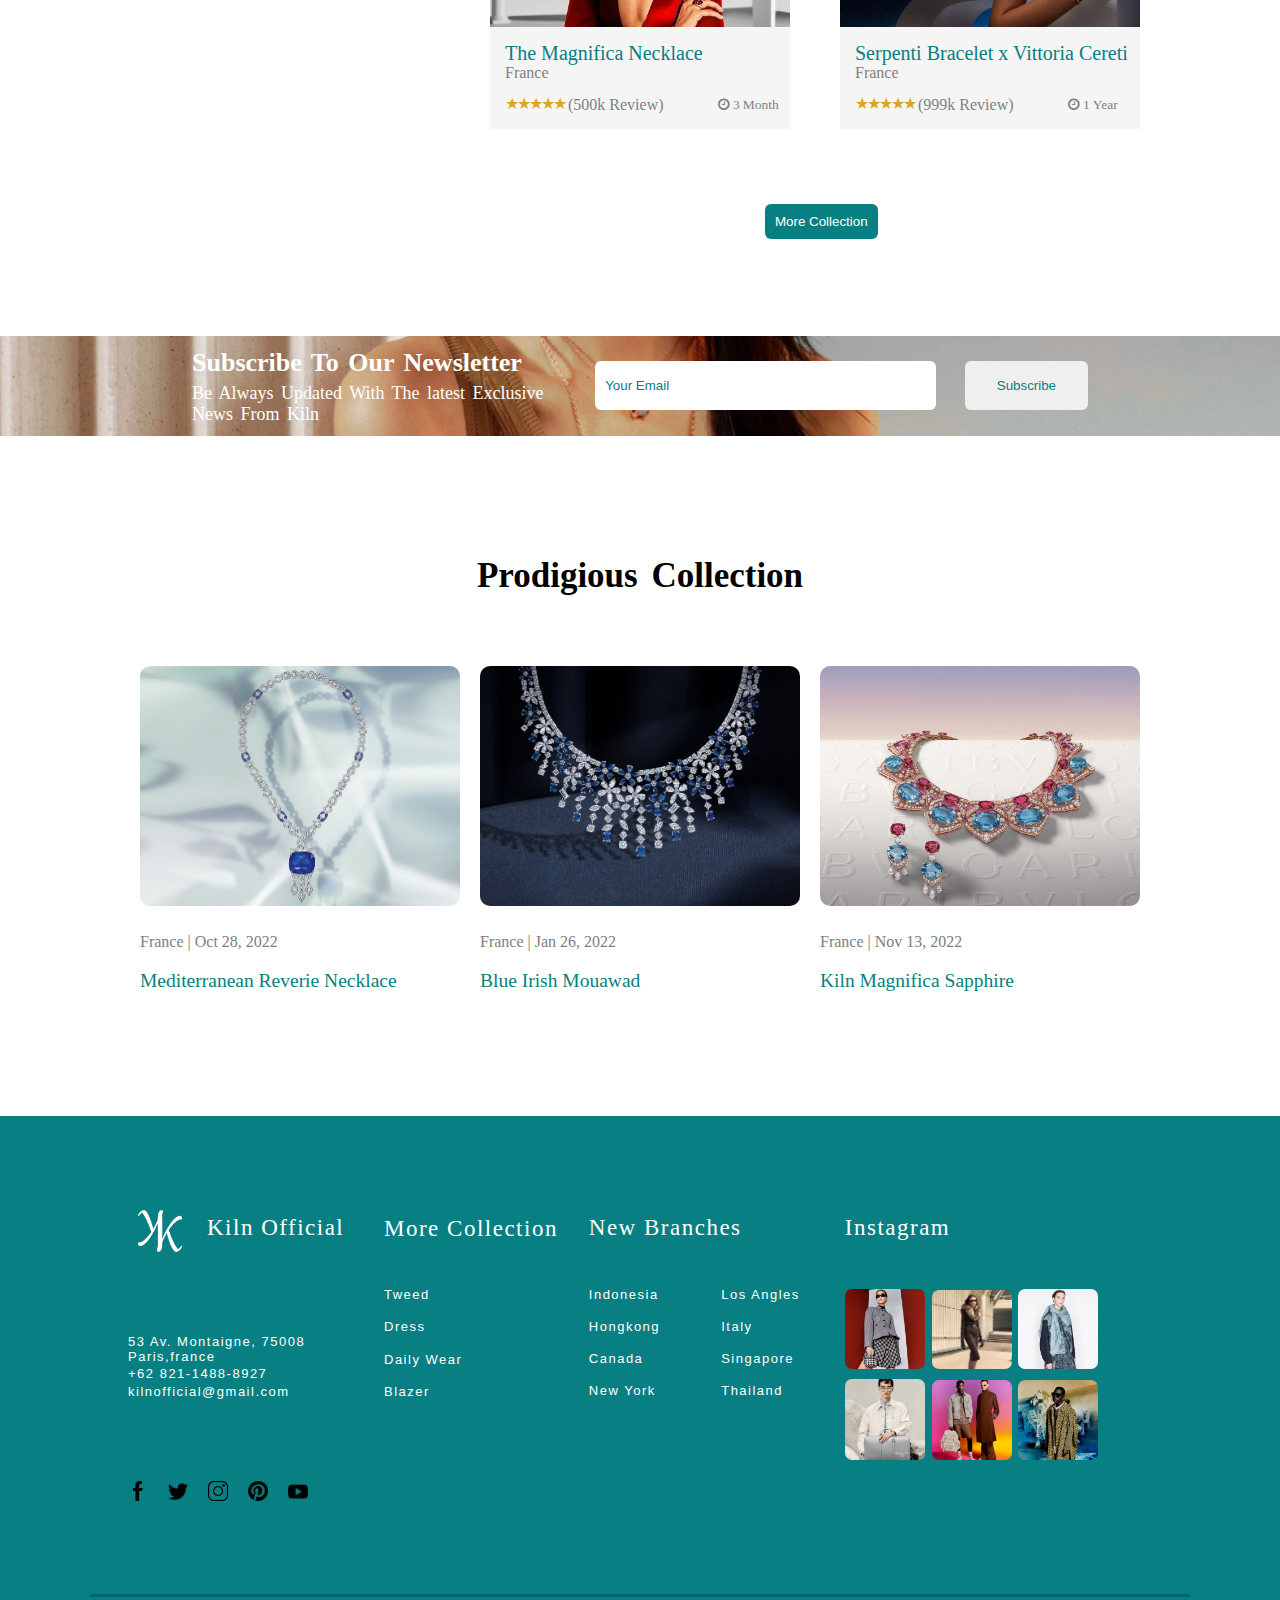
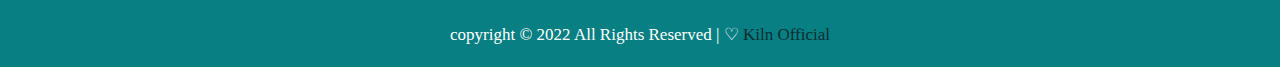
<file: destination.html>
<!DOCTYPE html>
<html>
<head>
    <meta charset="UTF-8">
	<meta name="viewport" content="width=device-width,initial-scale=1">
    <link rel="stylesheet" type="text/css" href="CSS/destination.css">
    <link href="images/kilnprev1.png" rel="shortcut icon">
    <link rel="stylesheet" href="https://cdnjs.cloudflare.com/ajax/libs/font-awesome/4.7.0/css/font-awesome.min.css">
    <title>Kiln Official | Newest Collection 2022</title>
</head>
<body>
    <nav>
        <ul>
            <img class="kiln" src="images/kilnprev1.png">
            <p>Kiln Official</p>

            <li><a href="index.html">Home</a></li>
            <li><a href="about.html">About</a></li>
            <li><a href="destination.html">Jewelry</a></li>
            <li><a href="#">Boutique</a>
                <ul>
                    <li><a href="pages.html">South Korea - Seoul - Gangnam</a></li>
                    <li><a href="pages2.html">France - Paris - Marseille </a></li>
                </ul>
            </li>
            <li><a href="#">Collection</a>
                <ul>
                    <li><a href="blog.html">Women's Wear Collection 2022</a></li>
                    <li><a href="blog2.html">Men's  Wear Collection 2022</a></li>
                </ul>
            </li>
            <li><a href="contact.html">Contact</a></li>
        </ul>
             
        <div class="icon">
            <img class="phone" src="images/phone.png">
            <a class="no">+62 821-1488-8927</a>
            
            <a href="#"><img src="images/instagram.png"></a>
            <a href="#"><img src="images/linkedin.png"></a>
            <a href="#"><img src="images/facebook.png"></a>
            <a href="#"><img src="images/gplus.png"></a>
            <a href="#"><img class="search" src="images/magnifierglass.png"></a>
        </div>
    </nav>

    <div class="banner">
        <img src="images/slide4.png">

        <div class="container_banner">
            <div class="text"><i>KILN JEWELRY</i></div>
            <div class="text1"><i>Elegant , Bold , and Gorgeous</i></div>
        </div>
    </div>

    <div class="container">
        <div class="container_wrap">
            <div class="txt"><p>More Event To Come</p></div>

            <form>
                <input type="text" class="inputText" id="event" placeholder="Enter Event Name" name="">
                <input type="text" class="inputText" id="date" placeholder="Date" name=""><br>
                <select  type="text">
                    <option selected="">Type Of Event</option> <!--selected untuk opsi yg akan dimunculkan terlebih dahulu -->
                    <option>Fashion Show</option>
                    <option>Private Event</option>
                </select>
                <button type="submit">Search</button>
            </form>
        </div>
    </div>

    <div class="container_jewelry">
        <div class="wrap_jewelry">
            <div class="jewelry">

                <div class="container_left">

                    <h1>Filter Result</h1>

                    <form>
                        <select>
                            <option selected="">Women's Jewelry</option> <!--selected untuk opsi yg akan dimunculkan terlebih dahulu -->
                            <option>Men's Jewelry</option>
                        </select>
                    
                        <select>
                            <option selected="">Necklaces & Pendant</option> <!--selected untuk opsi yg akan dimunculkan terlebih dahulu -->
                            <option>Bracelets</option>
                            <option>Earings</option>
                            <option>Rings</option>
                        </select>

                        <p>Price Range</p>

                        <input type="range" min="100" max="100000" value="50" class="slider" id="myRange">
                        <p>$ 100 - $  <span id="demo"></span></p>

                        <script>
                            var slider = document.getElementById("myRange");
                            var output = document.getElementById("demo");
                            output.innerHTML = slider.value;
                            
                            slider.oninput = function() {
                              output.innerHTML = this.value;}
                        </script>

                        <button type="submit">Search</button>
                    </form>
                </div>

                <div class="container_right">
                    <div class="foto1">
                        <img src="images/bellahadid.jpg">
                        <div class="no"><a href="#">$ 195</a></div>
                        <div class="ket"><a href="#">Dextera Earings - Hello Bella</a></div>
                        <div class="loc">France</div>
                        <div class="star">&#9733 &#9733 &#9733 &#9733 &#9733</div>
                        <div class="review">(200 Review)</div>
                        <i class="fa fa-clock-o"> 2 Month</i>
                    </div>

                    <div class="foto2">
                        <img src="images/bvlgari1.png">
                        <div class="no"><a href="#">$ 2.500</a></div>
                        <div class="ket"><a href="#">Neiman Mini Pendant Necklaces</a></div>
                        <div class="loc">France</div>
                        <div class="star">&#9733 &#9733 &#9733 &#9733 &#9733</div>
                        <div class="review">(1k Review)</div>
                        <i class="fa fa-clock-o"> 6 Month</i>
                    </div>

                    <div class="foto3">
                        <img src="images/bvlgari2.png">
                        <div class="no"><a href="#">$ 80.899</a></div>
                        <div class="ket"><a href="#">Mediterranean Queen Necklace</a></div>
                        <div class="loc">France</div>
                        <div class="star">&#9733 &#9733 &#9733 &#9733 &#9733</div>
                        <div class="review">(89 Review)</div>
                        <i class="fa fa-clock-o"> 1 Days</i>
                    </div>

                    <div class="foto4">
                        <img src="images/tiffany&co2.png">
                        <div class="no"><a href="#">$ 35.999</a></div>
                        <div class="ket"><a href="#">Fiorever Necklaces</a></div>
                        <div class="loc">France</div>
                        <div class="star">&#9733 &#9733 &#9733 &#9733 &#9733</div>
                        <div class="review">(200 Review)</div>
                        <i class="fa fa-clock-o"> 9 Days</i>
                    </div>

                    <div class="foto5">
                        <img src="images/bvlgari3.jpg">
                        <div class="no"><a href="#">$ 78.000</a></div>
                        <div class="ket"><a href="#">The Magnifica Necklace</a></div>
                        <div class="loc">France</div>
                        <div class="star">&#9733 &#9733 &#9733 &#9733 &#9733</div>
                        <div class="review">(500k Review)</div>
                        <i class="fa fa-clock-o"> 3 Month</i>
                    </div>

                    <div class="foto6">
                        <img src="images/bvlgari4.jpg">
                        <div class="no"><a href="#">$ 45.500</a></div>
                        <div class="ket"><a href="#">Serpenti Bracelet x Vittoria Cereti</a></div>
                        <div class="loc">France</div>
                        <div class="star">&#9733 &#9733 &#9733 &#9733 &#9733</div>
                        <div class="review">(999k Review)</div>
                        <i class="fa fa-clock-o"> 1 Year</i>
                    </div> 

                    <button type="submit">More Collection</button>
                </div>

            </div>
        </div>
    </div>
    
    <div class="container_newsletter">
        <img src="images/newsletter2.png">

            <div class="wrap_newsletter">
                <div class="txt">
                   <h2>Subscribe To Our Newsletter</h2>
                   <p>Be Always Updated With The latest Exclusive News From Kiln</p>
                </div>
                
                <form>
                    <input type="text" class="inputText" id="email" placeholder="Your Email" name="">
                    <button type="submit">Subscribe</button>
                </form>
            </div>
    </div>

    <div class="container_jw">
        <div class="wrap_jw">
            <div class="jw">
                <div class="header">
                    <h1>Prodigious Collection</h1>
                </div>
    
                <div class="jwpict1">
                    <img src="images/bvlgari5.png">
                    <div class="loc">France | Oct 28, 2022</div>
                    <div class="ket"><a href="#">Mediterranean Reverie Necklace</a></div>
                </div>

                <div class="jwpict2">
                    <img src="images/bvlgari7.png">
                    <div class="loc">France | Jan 26, 2022</div>
                    <div class="ket"><a href="#">Blue Irish Mouawad</a></div>
                </div>

                <div class="jwpict3">
                    <img src="images/bvlgari6.png">
                    <div class="loc">France | Nov 13, 2022</div>
                    <div class="ket"><a href="#"> Kiln Magnifica Sapphire</a></div>
                </div>
            </div>
        </div>
    </div>

    <footer>
        <div class="widget">
            <div class="widget_tools">

                <div class="logo">
                    <a href="#"><img class="logo_kiln" src="images/kilnprev.png"></a>
                    <a class="brand_name" href="PROJECT UTS CONTACT.html">Kiln Official</a>

                    <div class="widget_alamat">
                        <p>53 Av. Montaigne, 75008 Paris,france</p>
                        <a href="#">+62 821-1488-8927</a>
                        <a href="#">kilnofficial@gmail.com</a>
                    </div>

                    <div class="widget_icon">
                        <a href="#"><img class="image" src="images/facebook.png"></a>
                        <a href="#"><img class="image" src="images/twitter.png"></a>
                        <a href="#"><img class="image" src="images/instagram.png"></a>
                        <a href="#"><img class="image" src="images/pinterest.png"></a>
                        <a href="#"><img class="image" src="images/youtube.png"></a>
                    </div>
                </div>

                <div class="collection">
                    <div class="collect">
                        <p class="header">More Collection</p>

                        <div class="morec">
                            <a href="#">Tweed</a>
                            <a href="#">Dress</a>
                            <a href="#">Daily Wear</a>
                            <a href="#">Blazer</a>
                        </div>
                    </div>
                </div>

                <div class="branch">
                    <div class="boffice">
                        <p class="header">New Branches</p>

                        <div class="moreb">
                            <div class="kiri">
                                <a href="#">Indonesia</a>
                                <a href="#">Hongkong</a>
                                <a href="#">Canada</a>
                                <a href="#">New York</a>
                            </div>

                            <div class="kanan">
                                <a href="#">Los Angles</a>
                                <a href="#">Italy</a>
                                <a href="#">Singapore</a>
                                <a href="#">Thailand</a>
                            </div> 
                        </div>
                    </div>
                </div>

                <div class="insta">
                    <p class="ig">Instagram</p>

                    <div class="grid">
                        <a href="#"><img src="images/dior.png"></a>
                        <a href="#"><img src="images/ysl.png"></a>
                        <a href="#"><img src="images/dior2.png"></a>
                        <a href="#"><img src="images/dior4.png"></a>
                        <a href="#"><img src="images/dior5.png"></a>
                        <a href="#"><img src="images/dior3.png"></a>
                    </div>
                </div>
            </div>
        </div>

        <div class="ftbawah">
            <div class="cpyrght">
                <p>copyright &copy; 2022 All Rights Reserved | &#9825; <a href="PROJECT UTS CONTACT.html" target="_self">Kiln Official</a></p>
            </div>
        </div>
    </footer> 
</body>
</html>
</file>
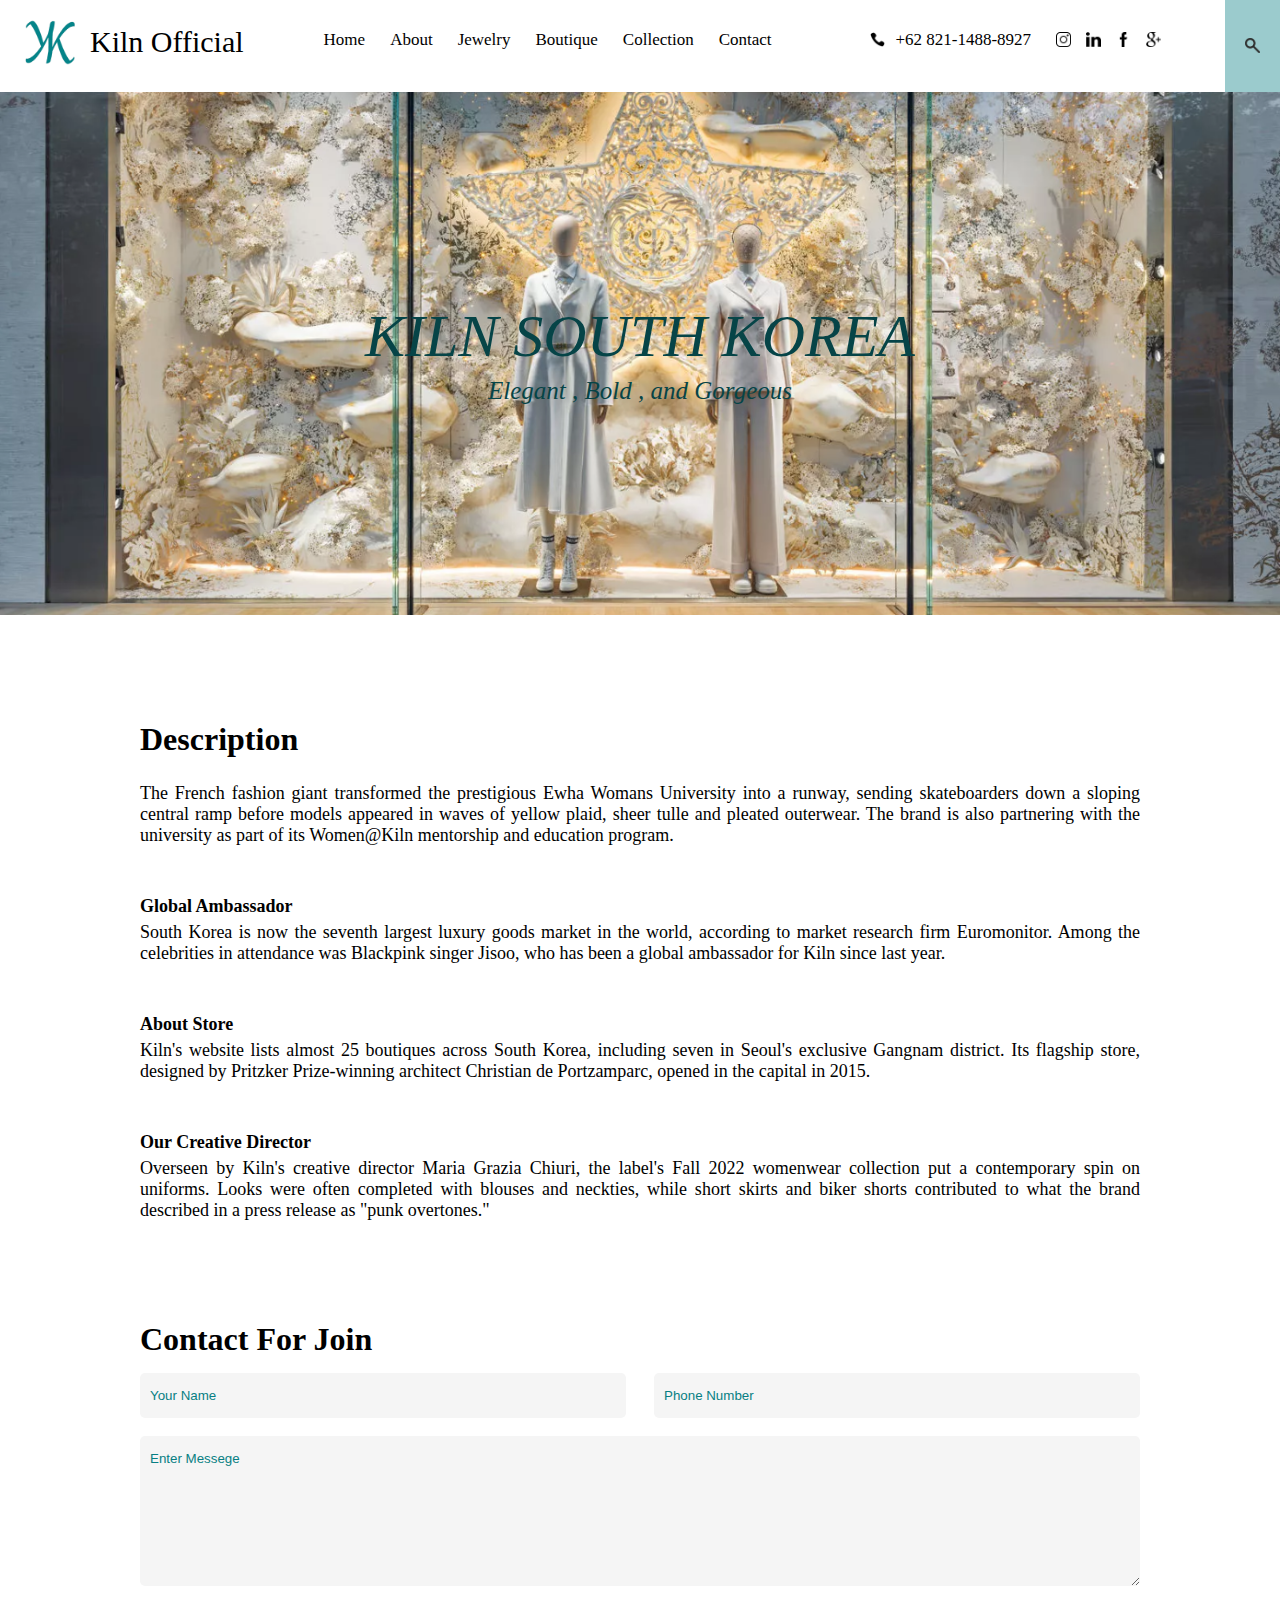
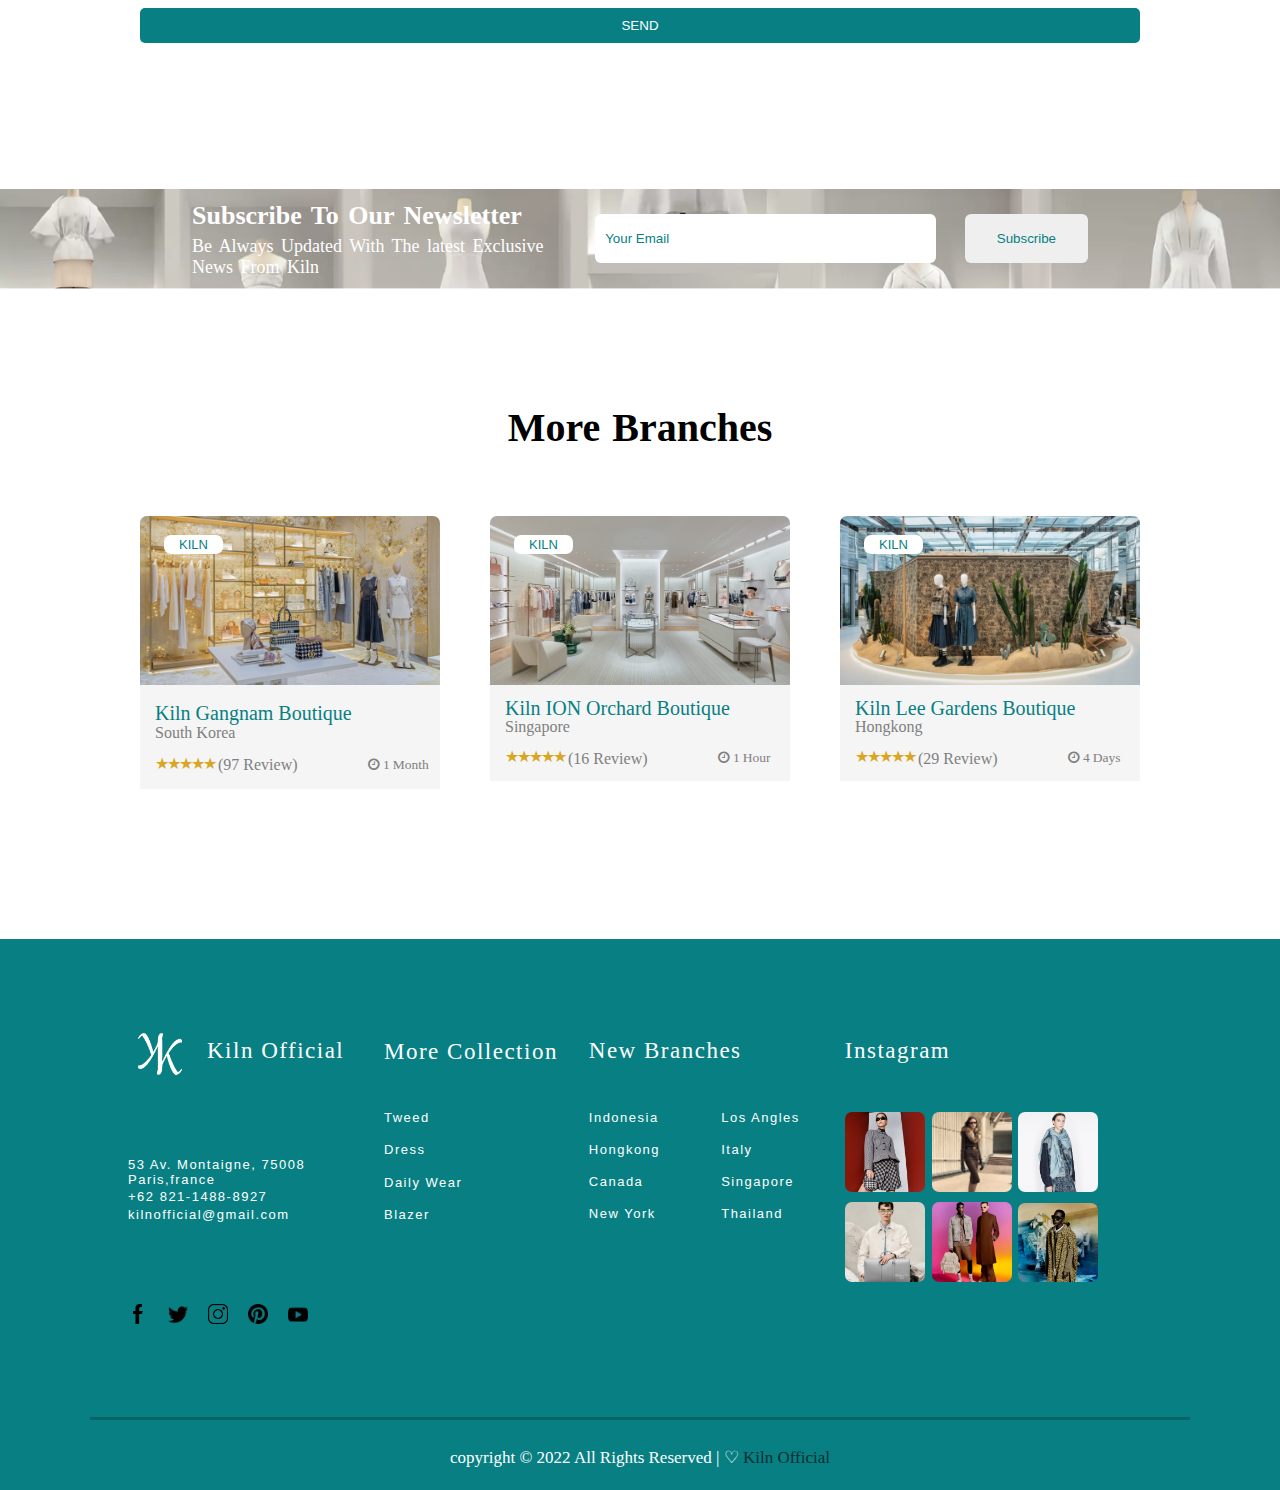
<file: pages.html>
<!DOCTYPE html>
<html>
<head>
    <meta charset="utf-8">
	<meta name="viewport" content="width=device-width,initial-scale=1">
    <link rel="stylesheet" type="text/css" href="CSS/pages.css">
    <link href="images/kilnprev1.png" rel="shortcut icon">
    <link rel="stylesheet" href="https://cdnjs.cloudflare.com/ajax/libs/font-awesome/4.7.0/css/font-awesome.min.css">
    <title>Kiln Official | Newest Collection 2022</title>
</head>
<body>
    <nav>
        <ul>
            <img class="kiln" src="images/kilnprev1.png">
            <p>Kiln Official</p>

            <li><a href="index.html">Home</a></li>
            <li><a href="about.html">About</a></li>
            <li><a href="destination.html">Jewelry</a></li>
            <li><a href="#">Boutique</a>
                <ul>
                    <li><a href="pages.html">South Korea - Seoul - Gangnam</a></li>
                    <li><a href="pages2.html">France - Paris - Marseille </a></li>
                </ul>
            </li>
            <li><a href="#">Collection</a>
                <ul>
                    <li><a href="blog.html">Women's Wear Collection 2022</a></li>
                    <li><a href="blog2.html">Men's Wear Collection 2022</a></li>
                </ul>
            </li>
            <li><a href="contact.html">Contact</a></li>
        </ul>
             
        <div class="icon">
            <img class="phone" src="images/phone.png">
            <p class="no">+62 821-1488-8927</p>

            <a href="#"><img src="images/instagram.png"></a>
            <a href="#"><img src="images/linkedin.png"></a>
            <a href="#"><img src="images/facebook.png"></a>
            <a href="#"><img src="images/gplus.png"></a>
            <a href="#"><img class="search" src="images/magnifierglass.png"></a>
        </div>
    </nav>

    <div class="banner">
        <img src="images/slide6.png">

        <div class="container_banner">
            <div class="text"><i>KILN SOUTH KOREA</i></div>
            <div class="text1"><i>Elegant , Bold , and Gorgeous</i></div>
        </div>
    </div>

    <div class="container_branch">
        <div class="wrap_branch">
            <div class="desc">
                <div class="rec1">
                    <h1>Description</h1>
                    <p>The French fashion giant transformed the prestigious Ewha Womans University into a runway, sending skateboarders down a sloping central ramp before models appeared in waves of yellow plaid, sheer tulle and pleated outerwear. The brand is also partnering with the university as part of its Women@Kiln mentorship and education program.</p>
                    
                    <p class="day">Global Ambassador</p>
                    <p>South Korea is now the seventh largest luxury goods market in the world, according to market research firm Euromonitor. Among the celebrities in attendance was Blackpink singer Jisoo, who has been a global ambassador for Kiln since last year.</p>
                    <p class="day">About Store</p>
                    <p>Kiln's website lists almost 25 boutiques across South Korea, including seven in Seoul's exclusive Gangnam district. Its flagship store, designed by Pritzker Prize-winning architect Christian de Portzamparc, opened in the capital in 2015.</p>
                    <p class="day">Our Creative Director</p>
                    <p>Overseen by Kiln's creative director Maria Grazia Chiuri, the label's Fall 2022 womenwear collection put a contemporary spin on uniforms. Looks were often completed with blouses and neckties, while short skirts and biker shorts contributed to what the brand described in a press release as "punk overtones."</p>
                </div>

                <form>
                    <h1>Contact For Join</h1>
                    <input type="text" class="inputText" id="name" placeholder="Your Name" name="">&emsp;&ensp;
                    <input type="text" class="inputText" id="contact" placeholder="Phone Number" name=""><br><br>
                    <textarea rows="8" cols="70" placeholder="Enter Messege"></textarea><br><br>
                    <button type="submit">SEND</button>
                </form>
            </div>
        </div>
    </div>

    <div class="container_newsletter">
        <img src="images/newsletter.png">

            <div class="wrap_newsletter">
                <div class="txt">
                   <h2>Subscribe To Our Newsletter</h2>
                   <p>Be Always Updated With The latest Exclusive News From Kiln</p>
                </div>
                
                <form>
                    <input type="text" class="inputText" id="email" placeholder="Your Email" name="">
                    <button type="submit">Subscribe</button>
                </form>
            </div>
    </div>

    <div class="container_boutique">
        <div class="wrap_boutique">
            <div class="boutique">
                <div class="header">
                    <h1>More Branches</h1>
                </div>
    
                <div class="foto1">
                    <img src="images/store1.jpg">
                    <div class="no"><a href="#">KILN</a></div>
                    <div class="ket"><a href="#">Kiln Gangnam Boutique</a></div>
                    <div class="loc">South Korea</div>
                    <div class="star">&#9733 &#9733 &#9733 &#9733 &#9733</div>
                    <div class="review">(97 Review)</div>
                    <i class="fa fa-clock-o"> 1 Month</i>
                </div>
    
                <div class="foto2">
                    <img src="images/store2.jpg"></a>
                    <div class="no"><a href="#">KILN</a></div>
                    <div class="ket"><a href="#">Kiln ION Orchard Boutique</a></div>
                    <div class="loc">Singapore</div>
                    <div class="star">&#9733 &#9733 &#9733 &#9733 &#9733</div>
                    <div class="review">(16 Review)</div>
                    <i class="fa fa-clock-o"> 1 Hour</i>
                </div>
    
                <div class="foto3">
                    <img src="images/store3.png"></a>
                    <div class="no"><a href="#">KILN</a></div>
                    <div class="ket"><a href="#">Kiln Lee Gardens Boutique</a></div>
                    <div class="loc">Hongkong</div>
                    <div class="star">&#9733 &#9733 &#9733 &#9733 &#9733</div>
                    <div class="review">(29 Review)</div>
                    <i class="fa fa-clock-o"> 4 Days</i>
                </div>
            </div>
        </div>
    </div>
        
    <footer>
        <div class="widget">
            <div class="widget_tools">

                <div class="logo">
                    <a href="#"><img class="logo_kiln" src="images/kilnprev.png"></a>
                    <a class="brand_name" href="PROJECT UTS CONTACT.html">Kiln Official</a>

                    <div class="widget_alamat">
                        <p>53 Av. Montaigne, 75008 Paris,france</p>
                        <a href="#">+62 821-1488-8927</a>
                        <a href="#">kilnofficial@gmail.com</a>
                    </div>

                    <div class="widget_icon">
                        <a href="#"><img class="image" src="images/facebook.png"></a>
                        <a href="#"><img class="image" src="images/twitter.png"></a>
                        <a href="#"><img class="image" src="images/instagram.png"></a>
                        <a href="#"><img class="image" src="images/pinterest.png"></a>
                        <a href="#"><img class="image" src="images/youtube.png"></a>
                    </div>
                </div>

                <div class="collection">
                    <div class="collect">
                        <p class="header">More Collection</p>

                        <div class="morec">
                            <a href="#">Tweed</a>
                            <a href="#">Dress</a>
                            <a href="#">Daily Wear</a>
                            <a href="#">Blazer</a>
                        </div>
                    </div>
                </div>

                <div class="branch">
                    <div class="boffice">
                        <p class="header">New Branches</p>

                        <div class="moreb">
                            <div class="kiri">
                                <a href="#">Indonesia</a>
                                <a href="#">Hongkong</a>
                                <a href="#">Canada</a>
                                <a href="#">New York</a>
                            </div>

                            <div class="kanan">
                                <a href="#">Los Angles</a>
                                <a href="#">Italy</a>
                                <a href="#">Singapore</a>
                                <a href="#">Thailand</a>
                            </div> 
                        </div>
                    </div>
                </div>

                <div class="insta">
                    <p class="ig">Instagram</p>

                    <div class="grid">
                        <a href="#"><img src="images/dior.png"></a>
                        <a href="#"><img src="images/ysl.png"></a>
                        <a href="#"><img src="images/dior2.png"></a>
                        <a href="#"><img src="images/dior4.png"></a>
                        <a href="#"><img src="images/dior5.png"></a>
                        <a href="#"><img src="images/dior3.png"></a>
                    </div>
                </div>
            </div>
        </div>

        <div class="ftbawah">
            <div class="cpyrght">
                <p>copyright &copy; 2022 All Rights Reserved | &#9825; <a href="PROJECT UTS CONTACT.html" target="_self">Kiln Official</a></p>
            </div>
        </div>
    </footer> 
</body>
</html>
</file>
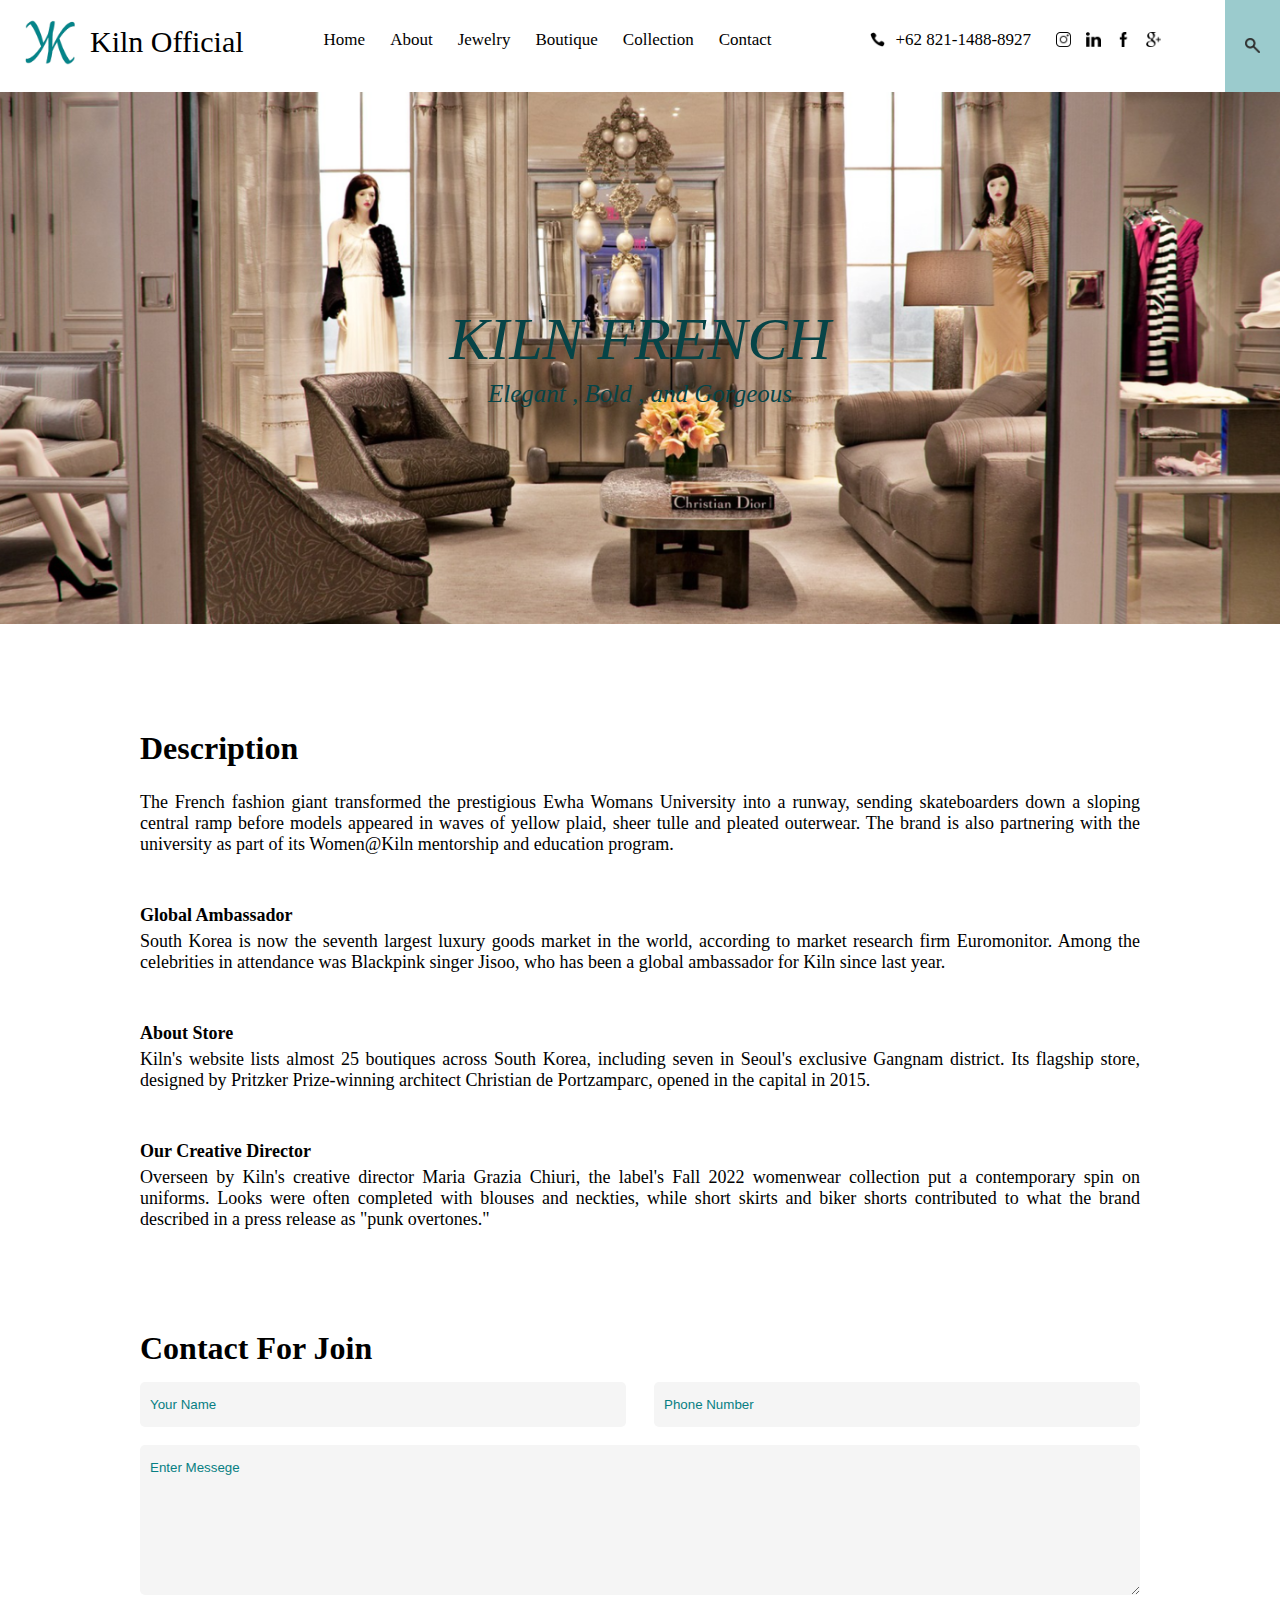
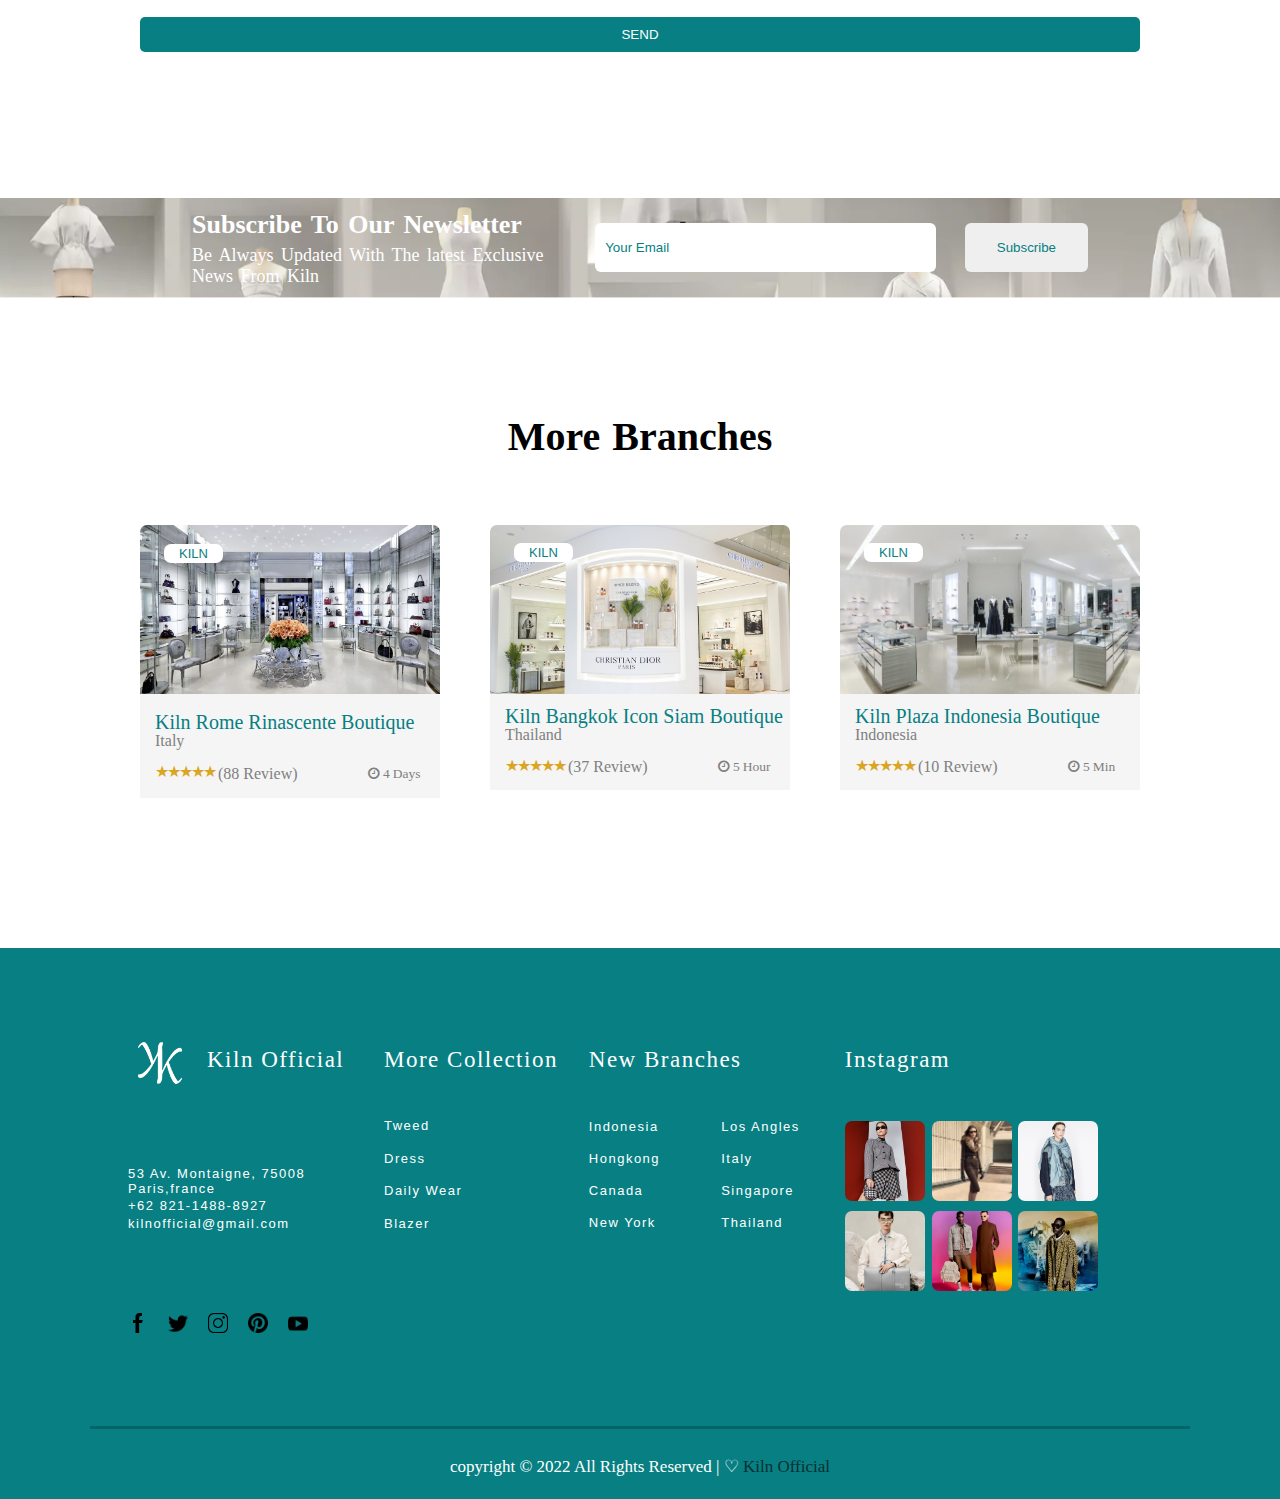
<file: pages2.html>
<!DOCTYPE html>
<html>
<head>
    <meta charset="utf-8">
	<meta name="viewport" content="width=device-width,initial-scale=1">
    <link rel="stylesheet" type="text/css" href="CSS/pages.css">
    <link href="images/kilnprev1.png" rel="shortcut icon">
    <link rel="stylesheet" href="https://cdnjs.cloudflare.com/ajax/libs/font-awesome/4.7.0/css/font-awesome.min.css">
    <title>Kiln Official | Newest Collection 2022</title>
</head>
<body>
    <nav>
        <ul>
            <img class="kiln" src="images/kilnprev1.png">
            <p>Kiln Official</p>

            <li><a href="index.html">Home</a></li>
            <li><a href="about.html">About</a></li>
            <li><a href="destination.html">Jewelry</a></li>
            <li><a href="#">Boutique</a>
                <ul>
                    <li><a href="pages.html">South Korea - Seoul - Gangnam</a></li>
                    <li><a href="pages2.html">France - Paris - Marseille </a></li>
                </ul>
            </li>
            <li><a href="#">Collection</a>
                <ul>
                    <li><a href="blog.html">Women's Wear Collection 2022</a></li>
                    <li><a href="blog2.html">Men's Wear Collection 2022</a></li>
                </ul>
            </li>
            <li><a href="contact.html">Contact</a></li>
        </ul>
             
        <div class="icon">
            <img class="phone" src="images/phone.png">
            <p class="no">+62 821-1488-8927</p>

            <a href="#"><img src="images/instagram.png"></a>
            <a href="#"><img src="images/linkedin.png"></a>
            <a href="#"><img src="images/facebook.png"></a>
            <a href="#"><img src="images/gplus.png"></a>
            <a href="#"><img class="search" src="images/magnifierglass.png"></a>
        </div>
    </nav>

    <div class="banner">
        <img src="images/slide7.png">

        <div class="container_banner">
            <div class="text"><i>KILN FRENCH</i></div>
            <div class="text1"><i>Elegant , Bold , and Gorgeous</i></div>
        </div>
    </div>

    <div class="container_branch">
        <div class="wrap_branch">
            <div class="desc">
                <div class="rec1">
                    <h1>Description</h1>
                    <p>The French fashion giant transformed the prestigious Ewha Womans University into a runway, sending skateboarders down a sloping central ramp before models appeared in waves of yellow plaid, sheer tulle and pleated outerwear. The brand is also partnering with the university as part of its Women@Kiln mentorship and education program.</p>
                    
                    <p class="day">Global Ambassador</p>
                    <p>South Korea is now the seventh largest luxury goods market in the world, according to market research firm Euromonitor. Among the celebrities in attendance was Blackpink singer Jisoo, who has been a global ambassador for Kiln since last year.</p>
                    <p class="day">About Store</p>
                    <p>Kiln's website lists almost 25 boutiques across South Korea, including seven in Seoul's exclusive Gangnam district. Its flagship store, designed by Pritzker Prize-winning architect Christian de Portzamparc, opened in the capital in 2015.</p>
                    <p class="day">Our Creative Director</p>
                    <p>Overseen by Kiln's creative director Maria Grazia Chiuri, the label's Fall 2022 womenwear collection put a contemporary spin on uniforms. Looks were often completed with blouses and neckties, while short skirts and biker shorts contributed to what the brand described in a press release as "punk overtones."</p>
                </div>

                <form>
                    <h1>Contact For Join</h1>
                    <input type="text" class="inputText" id="name" placeholder="Your Name" name="">&emsp;&ensp;
                    <input type="text" class="inputText" id="contact" placeholder="Phone Number" name=""><br><br>
                    <textarea rows="8" cols="70" placeholder="Enter Messege"></textarea><br><br>
                    <button type="submit">SEND</button>
                </form>
            </div>
        </div>
    </div>

    <div class="container_newsletter">
        <img src="images/newsletter.png">

            <div class="wrap_newsletter">
                <div class="txt">
                   <h2>Subscribe To Our Newsletter</h2>
                   <p>Be Always Updated With The latest Exclusive News From Kiln</p>
                </div>
                
                <form>
                    <input type="text" class="inputText" id="email" placeholder="Your Email" name="">
                    <button type="submit">Subscribe</button>
                </form>
            </div>
    </div>

    <div class="container_boutique">
        <div class="wrap_boutique">
            <div class="boutique">
                <div class="header">
                    <h1>More Branches</h1>
                </div>
    
                <div class="foto1">
                    <img src="images/store6.png">
                    <div class="no"><a href="#">KILN</a></div>
                    <div class="ket"><a href="#">Kiln Rome Rinascente Boutique</a></div>
                    <div class="loc">Italy</div>
                    <div class="star">&#9733 &#9733 &#9733 &#9733 &#9733</div>
                    <div class="review">(88 Review)</div>
                    <i class="fa fa-clock-o"> 4 Days</i>
                </div>
    
                <div class="foto2">
                    <img src="images/store5.png"></a>
                    <div class="no"><a href="#">KILN</a></div>
                    <div class="ket"><a href="#">Kiln Bangkok Icon Siam Boutique</a></div>
                    <div class="loc">Thailand</div>
                    <div class="star">&#9733 &#9733 &#9733 &#9733 &#9733</div>
                    <div class="review">(37 Review)</div>
                    <i class="fa fa-clock-o"> 5 Hour</i>
                </div>
    
                <div class="foto3">
                    <img src="images/store4.png"></a>
                    <div class="no"><a href="#">KILN</a></div>
                    <div class="ket"><a href="#">Kiln Plaza Indonesia Boutique</a></div>
                    <div class="loc">Indonesia</div>
                    <div class="star">&#9733 &#9733 &#9733 &#9733 &#9733</div>
                    <div class="review">(10 Review)</div>
                    <i class="fa fa-clock-o"> 5 Min</i>
                </div>
            </div>
        </div>
    </div>
        
    <footer>
        <div class="widget">
            <div class="widget_tools">

                <div class="logo">
                    <a href="#"><img class="logo_kiln" src="images/kilnprev.png"></a>
                    <a class="brand_name" href="PROJECT UTS CONTACT.html">Kiln Official</a>

                    <div class="widget_alamat">
                        <p>53 Av. Montaigne, 75008 Paris,france</p>
                        <a href="#">+62 821-1488-8927</a>
                        <a href="#">kilnofficial@gmail.com</a>
                    </div>

                    <div class="widget_icon">
                        <a href="#"><img class="image" src="images/facebook.png"></a>
                        <a href="#"><img class="image" src="images/twitter.png"></a>
                        <a href="#"><img class="image" src="images/instagram.png"></a>
                        <a href="#"><img class="image" src="images/pinterest.png"></a>
                        <a href="#"><img class="image" src="images/youtube.png"></a>
                    </div>
                </div>

                <div class="collection">
                    <div class="collect">
                        <p class="header">More Collection</p>

                        <div class="morec">
                            <a href="#">Tweed</a>
                            <a href="#">Dress</a>
                            <a href="#">Daily Wear</a>
                            <a href="#">Blazer</a>
                        </div>
                    </div>
                </div>

                <div class="branch">
                    <div class="boffice">
                        <p class="header">New Branches</p>

                        <div class="moreb">
                            <div class="kiri">
                                <a href="#">Indonesia</a>
                                <a href="#">Hongkong</a>
                                <a href="#">Canada</a>
                                <a href="#">New York</a>
                            </div>

                            <div class="kanan">
                                <a href="#">Los Angles</a>
                                <a href="#">Italy</a>
                                <a href="#">Singapore</a>
                                <a href="#">Thailand</a>
                            </div> 
                        </div>
                    </div>
                </div>

                <div class="insta">
                    <p class="ig">Instagram</p>

                    <div class="grid">
                        <a href="#"><img src="images/dior.png"></a>
                        <a href="#"><img src="images/ysl.png"></a>
                        <a href="#"><img src="images/dior2.png"></a>
                        <a href="#"><img src="images/dior4.png"></a>
                        <a href="#"><img src="images/dior5.png"></a>
                        <a href="#"><img src="images/dior3.png"></a>
                    </div>
                </div>
            </div>
        </div>

        <div class="ftbawah">
            <div class="cpyrght">
                <p>copyright &copy; 2022 All Rights Reserved | &#9825; <a href="PROJECT UTS CONTACT.html" target="_self">Kiln Official</a></p>
            </div>
        </div>
    </footer> 
</body>
</html>
</file>
<file: CSS/index.css>
* {padding: 0; margin: 0;}

body {background-color: white;}

/*mengatur logo dan label kiln*/
.kiln {float: left;
       width: 50px; 
       height: 50px;
       margin-left: 25px;
       margin-top: 15px;}

p {font-size: 15px; 
   float: left; 
   margin-left: 15px; 
   font-size: 30px; 
   margin-right: 80px; 
   margin-top: -8px;}


/*mengatur menu pulldown*/
nav {position: relative;
     background: white; 
     width: 100%; 
     height: 90px;
     line-height: 100px;}
nav {position: sticky; 
     top: 0; 
     z-index: 5;}

nav ul li {float: left; 
           list-style: none; 
           margin-right: 15px; 
           margin-top: -10px; 
           font-size: 17px;}

nav ul li a {margin-right: 10px; 
             text-decoration: none; 
             color: black;}

nav ul li ul {display: none; 
              position: absolute; 
              z-index: 5;}

nav ul li:hover ul {display: block; } 

nav ul li ul li {float: none; 
                 padding: 20px; 
                 background-color: white; 
                 line-height: 20px; 
                 text-align: left;}

nav ul li ul li a {margin-top: 3px;}

nav ul li a:hover {color: rgb(7, 127, 131); 
                   transition: 0.3s;}

nav ul li:hover {background: white;}


/*mengatur menu sebelah kanan*/
.icon {float: right;
       width: 32%;
       height: 100%;}

.icon img {width: 15px; 
           float: left; 
           margin: 32px 15px 0 0; }

.icon .phone {float: left; 
              margin-left: 3px;
              margin: 32px 10px 0 0;}
       
.icon .no {font-size: 17px; 
           margin: -10px 25px 0 0; 
           float: left;} 

.icon .search {float: right; 
               padding: 38px 20px 39px 20px; 
               margin: 0px 0 0 0;
               background: rgba(7, 127, 131, 0.404);}


/*mengatur banner*/
.banner  {width: 100%;
          height: 545px;}

.wrap_banner {width: 100%; 
              height: 545px;}
     
.carousel-wrapper {height: 545px; 
                   position: relative;
                   width: 100%;
                   display: block;}

.carousel-item {position: absolute;
                top: 0;
                bottom: 0;
                left: 0;
                right: 0;
                padding: 25px 50px;
                opacity: 0;
                transition: all 0.5s ease-in-out;}

.arrow {border: solid rgb(7, 127, 131);
        border-width: 0 3px 3px 0;
        display: inline-block;
        padding: 12px;}

.arrow-prev {left: 30px;
             position: absolute;
             top: 50%;
             transform: translateY(-50%) rotate(135deg);}

.arrow-next {right: 30px;
             position: absolute;
             top: 50%;
             transform: translateY(-50%) rotate(-45deg);}

[id^="item"] {display: none;}

.item-1 {z-index: 2;
         opacity: 1;
         background: url('../images/slide.png');
         background-size: cover;}

.item-2 {background: url('../images/slide2.png');
         background-size: cover;}

.item-3 {background: url('../images/slide3.png');
         background-size: cover;}

*:target ~ .item-1 {opacity: 0;}

#item-1:target ~ .item-1 {opacity: 1;}

#item-2:target ~ .item-2, #item-3:target ~ .item-3 {z-index: 3;
                                                    opacity: 1;}
                    
.banner .text  {position: absolute; 
                z-index: 3;
                left: 46%;
                right: 46%; 
                top: 43%;
                color: rgba(245, 245, 245, 0.815); 
                font-size: 45px; 
                font-family: 'Times New Roman';}

.banner .text1 {position: absolute; 
                z-index: 3;
                left: 39%;
                right: 31%;
                top: 55%; 
                color: rgba(245, 245, 245, 0.815); 
                font-size: 25px; }

.banner  button {position: absolute; 
                 z-index: 3;
                 width: 9%;
                 background: rgba(255, 255, 255, 0.829); 
                 color: rgb(7, 127, 131);
                 padding: 8px;
                 border: none; 
                 border-radius: 3px;
                 left: 45%; 
                 right: 45%; 
                 top: 65%; 
                 font-size: 17px;
                 cursor: pointer;}

.banner button:hover {background: rgb(7, 127, 131); 
                      color: white; 
                      transition: 0.5s;}


/*mengatur container event*/
.container {width: 100%; 
            background:   rgb(7, 127, 131);
            height: 85px; 
            margin-top: -3px;}

.container_wrap {height: 100%;
                 margin: 0 20%; 
                 height: 85px;}

.container_wrap .txt {float: left;
                      width: 30%; 
                      height: 100%;
                      color: white;}

.container_wrap .txt p {margin: 12% 0; 
                        font-size: 23px;}

.container_wrap form {float: left;
                       width: 70%; 
                       margin: 30px 0;}

form [type="text"]  {padding: 7px 5px; 
                     width: 22.5%;
                     float: left; 
                     margin-right: 8px;
                     border-radius: 5px; 
                     border: none;
                     color: rgb(7, 127, 131);}

form ::placeholder {color: rgb(7, 127, 131);}

form select  {float: right; 
              font-size: 12px;
              width: 20%;
              margin: -18.5px 0 0 0; }

form button {float: right; 
             width: 22.5%;  
             color: rgb(7, 127, 131);
             border-radius: 5px; border: none;
             padding: 6.5px 0; 
             cursor: pointer; 
             margin-top: -18.5px;}

form button:hover {background: rgb(6, 68, 71); 
                   color: white; 
                   transition: 0.5s;}


/*mengatur container haute couture*/
.container_gallery {width: 100%;
                    height: 860px;}

.wrap_gallery {width: 100%;
               height: 660px; 
               float: left; 
               margin: 120px 0 0 0;}

.haute_couture {width: 1000px;
                margin: auto; 
                height: 100%;}

.haute_couture .header {font-family: garamond;
                        font-size: 20px; 
                        word-spacing: 2px; 
                        width: 100%;
                        text-align: center;}

.haute_couture .header p {padding-top: 15px; 
                          color: rgba(0, 0, 0, 0.757);
                          width: 100%;
                          margin-left: 0; 
                          margin-bottom: 20px;
                          font-size: 17px;}


.haute_couture .foto1 {float: left;
                       width: 30%;
                       position: relative;}

.haute_couture .foto1:hover {bottom: 10px;}

.haute_couture .foto1 img {position: relative;
                           padding: 20px 0;
                           width: 300px;}

.haute_couture .foto1 .no a{position: absolute; 
                            color: rgb(7, 127, 131); 
                            background: rgb(255, 255, 255); 
                            padding: 2px 15px; 
                            font-family: Arial, Helvetica, sans-serif; 
                            font-size: 13px; 
                            border-radius: 7px; 
                            top: 73%; 
                            left: 65%;
                            text-decoration: none;}

.haute_couture .foto1:hover .no a {background:  rgb(7, 127, 131); 
                                   color: white;}    

.haute_couture .foto1:hover .ket {color: rgba(61, 201, 206, 0.641);}

.haute_couture .foto1 .ket {position: absolute; 
                            top: 73%; 
                            left: 5%;
                            color: white; 
                            font-size: 17px;
                            font-family: Arial, Helvetica, sans-serif;}


.haute_couture .foto2 {float: left;
                       width: 30%;
                       position: relative; 
                       margin: 0 50px;}

.haute_couture .foto2:hover {bottom: 10px;}

.haute_couture .foto2 img {position: relative; 
                           padding: 20px 0; 
                           width: 300px;}

.haute_couture .foto2 .no a{position: absolute; 
                            color: rgb(7, 127, 131); 
                            background: rgb(255, 255, 255); 
                            padding: 2px 15px; 
                            font-family: Arial, Helvetica, sans-serif; 
                            font-size: 13px; 
                            border-radius: 7px; 
                            top: 73%; 
                            left: 65%; 
                            text-decoration: none;}

.haute_couture .foto2:hover .no a{background:  rgb(7, 127, 131); 
                                  color: white;}    

.haute_couture .foto2:hover .ket {color: rgba(61, 201, 206, 0.641);}

.haute_couture .foto2 .ket {position: absolute; 
                            top: 73%; 
                            left: 5%;
                            color: white; 
                            font-size: 17px;
                            font-family: Arial, Helvetica, sans-serif;}


.haute_couture .foto3 {float: left;
                       width: 30%;
                       position: relative;}

.haute_couture .foto3:hover {bottom: 10px;}

.haute_couture .foto3 img {position: relative; 
                           padding: 20px 0; 
                           width: 300px;}

.haute_couture .foto3 .no a{position: absolute; 
                            color: rgb(7, 127, 131); 
                            background: rgb(255, 255, 255); 
                            padding: 2px 15px; 
                            font-family: Arial, Helvetica, sans-serif; 
                            font-size: 13px; 
                            border-radius: 7px; 
                            top: 73%; 
                            left: 65%; 
                            text-decoration: none;}

.haute_couture .foto3:hover .no a{background:  rgb(7, 127, 131); 
                                  color: white;}    

.haute_couture .foto3:hover .ket {color: rgba(61, 201, 206, 0.641);}

.haute_couture .foto3 .ket {position: absolute; 
                            top: 73%; 
                            left: 5%;
                            color: white; 
                            font-size: 17px;
                            font-family: Arial, Helvetica, sans-serif;}


.haute_couture .foto4 { float: right;
                       width: 30%;
                       position: relative; 
                       left: -70%; 
                       margin-top: 13px;}

.haute_couture .foto4:hover {bottom: 10px;}

.haute_couture .foto4 img {position: relative; 
                           padding: 20px 0; 
                           width: 300px;}

.haute_couture .foto4 .no a{position: absolute; 
                            color: rgb(7, 127, 131); 
                            background: rgb(255, 255, 255); 
                            padding: 2px 15px; 
                            font-family: Arial, Helvetica, sans-serif; 
                            font-size: 13px; 
                            border-radius: 7px; 
                            top: 73%; 
                            left: 65%; 
                            text-decoration: none; }
 
 .haute_couture .foto4:hover .no a{background:  rgb(7, 127, 131); 
                                   color: white;}    
 
 .haute_couture .foto4:hover .ket {color: rgba(61, 201, 206, 0.641);}
 
 .haute_couture .foto4 .ket {position: absolute; 
                             top: 73%; 
                             left: 5%;
                             color: white; 
                             font-size: 17px;
                             font-family: Arial, Helvetica, sans-serif;}

              
.haute_couture .foto5 { float: right;
                        width: 30%;
                        position: relative; 
                        left: -5%; 
                        margin-top: 13px;}
            
.haute_couture .foto5:hover {bottom: 10px;}
            
.haute_couture .foto5 img {position: relative; 
                           padding: 20px 0; 
                           width: 300px;}
            
.haute_couture .foto5 .no a{position: absolute; 
                            color: rgb(7, 127, 131); 
                            background: rgb(255, 255, 255); 
                            padding: 2px 15px; 
                            font-family: Arial, Helvetica, sans-serif; 
                            font-size: 13px; 
                            border-radius: 7px; 
                            top: 73%; 
                            left: 65%; 
                            text-decoration: none;}
             
.haute_couture .foto5:hover .no a{background:  rgb(7, 127, 131); 
                                  color: white;}    
             
.haute_couture .foto5:hover .ket {color: rgba(61, 201, 206, 0.641);}
             
.haute_couture .foto5 .ket {position: absolute; 
                            top: 73%; 
                            left: 5%;
                            color: white; 
                            font-size: 17px;
                            font-family: Arial, Helvetica, sans-serif;}


.haute_couture .foto6 {float: right;
                       width: 30%;
                       position: relative; 
                       left: 60%;
                       margin-top: 13px;}
                       
.haute_couture .foto6:hover {bottom: 10px;}
                       
.haute_couture .foto6 img {position: relative; 
                           padding: 20px 0; 
                           width: 300px;}
                       
.haute_couture .foto6 .no a{position: absolute; 
                            color: rgb(7, 127, 131); 
                            background: rgb(255, 255, 255); 
                            padding: 2px 15px; 
                            font-family: Arial, Helvetica, sans-serif; 
                            font-size: 13px; 
                            border-radius: 7px; 
                            top: 73%; 
                            left: 65%; 
                            text-decoration: none;}
                        
.haute_couture .foto6:hover .no a{background:  rgb(7, 127, 131); 
                                 color: white;}    
                        
.haute_couture .foto6:hover .ket {color: rgba(61, 201, 206, 0.641);}
                        
.haute_couture .foto6 .ket {position: absolute; 
                            top: 73%; 
                            left: 5%;
                            color: white; 
                            font-size: 17px;
                            font-family: Arial, Helvetica, sans-serif;}


/*mengatur container newsletter*/
.container_newsletter {width: 100%;
                       height: 100px; 
                       float: left; 
                       position: relative;}

.container_newsletter img {width: 100%; 
                           height: 100px; 
                           position: relative;}

.wrap_newsletter {height: 100%;
                  position: absolute;
                  margin: 0 15%; 
                  width: 70%; 
                  top: 0; }

.wrap_newsletter .txt {width: 45%; 
                       float: left;
                       height: 100%;
                       color:white;
                       font-family: garamond; }

.wrap_newsletter .txt h2 {font-size: 26px;
                          margin-top: 12px; 
                          width: 100%; 
                          word-spacing: 3px;}

.wrap_newsletter .txt p  {font-size: 18px;
                          
                          margin: 5px 0 0; 
                          width: 87.5%;
                          word-spacing: 3px;}

.wrap_newsletter  form {float: right;
                        width: 55%; 
                        height: 100%;}

.wrap_newsletter form [type="text"]  {padding: 17px 10px; 
                                      width: 65%;
                                      float: left; 
                                      margin-top: 25px;
                                      border-radius: 6px; 
                                      border: none;
                                      color: rgb(7, 127, 131);}

.wrap_newsletter form ::placeholder {color: rgb(7, 127, 131);}

.wrap_newsletter form button {float: right; 
                              width: 25%;  
                              color: rgb(7, 127, 131);
                              border-radius: 6px; 
                              border: none;
                              padding: 17px 5px; 
                              cursor: pointer; 
                              margin-top: 25px;}

.wrap_newsletter form button:hover {background: rgb(7, 127, 131); 
                                    color: white; 
                                    transition: 0.5s;}


/*mengatur container chez moi */
.container_chezmoi {width: 100%;
                    height: 1090px;}
                      
.wrap_chezmoi {width: 100%;
               height: 720px; 
               float: left; 
               margin: 120px 0 0 0;}
                      
.chez_moi {width: 1000px;
           margin: auto; 
           height: 100%;}
                      
.chez_moi .header {font-family: garamond;
                   font-size: 20px; 
                   word-spacing: 2px; 
                   width: 100%;
                   text-align: center;}
                      
.chez_moi .header p {padding-top: 15px; 
                     color: rgba(0, 0, 0, 0.757);
                     width: 100%;
                     margin-left: 0; 
                     margin-bottom: 20px;
                     font-size: 17px;}
                      
                      
.chez_moi .foto1 {float: left; 
                  background: whitesmoke; 
                  border-top-left-radius: 7px;
                  border-top-right-radius: 7px;
                  width: 30%; 
                  height: 38%;
                  position: relative;}
                      
.chez_moi .foto1 img {position: relative;
                      border-top-left-radius: 7px;
                      border-top-right-radius: 7px;
                      width: 300px;}
                      
.chez_moi .foto1 .no a{position: absolute; 
                       color: rgb(7, 127, 131); 
                       background: rgb(255, 255, 255); 
                       padding: 2px 15px; 
                       font-family: Arial, Helvetica, sans-serif; 
                       font-size: 13px; 
                       border-radius: 7px; 
                       top: 7%; 
                       left: 8%; 
                       text-decoration: none;}
                      
.chez_moi .foto1:hover .no a {background:  rgb(7, 127, 131); 
                              color: white; 
                              transition: 0.4s;}    
                      
.chez_moi .foto1:hover .ket a {color: rgb(61, 201, 206);
                               transition: 0.4s;}
                      
.chez_moi .foto1 .ket a{position: absolute; 
                        top: 68%; 
                        left: 5%;
                        color: rgb(7, 127, 131);  
                        font-size: 20px;
                        font-family: garamond; 
                        text-decoration: none;}
                      
.chez_moi .foto1 .loc  {position: absolute; 
                        top: 76%; 
                        left: 5%;
                        color: gray; 
                        font-size: 16px;
                        font-family: garamond;}

.chez_moi .foto1 .star  {position: absolute; 
                         top: 87%; 
                         left: 5%;
                         color: goldenrod; 
                         font-size: 16px;
                         font-family: garamond; 
                         letter-spacing: -3px;}

 .chez_moi .foto1 .review {position: absolute;
                           top: 88%;
                           left: 26%; 
                           color: gray;
                           font-size: 16px;
                           font-family: garamond;}

.chez_moi .foto1 .fa-clock-o {position: absolute;
                              top: 88.6%;
                              left: 76%; 
                              color: gray;
                              font-size: 13.5px;}


.chez_moi .foto2 {float: left; 
                  background: whitesmoke; 
                  border-top-left-radius: 7px;
                  border-top-right-radius: 7px;
                  width: 30%; 
                  height: 38%;
                  position: relative; 
                  margin: 0 50px;}
                      
.chez_moi .foto2 img {position: relative; 
                      border-top-left-radius: 7px;
                      border-top-right-radius: 7px;
                      width: 300px;}
                      
.chez_moi .foto2 .no a {position: absolute; 
                        color: rgb(7, 127, 131); 
                        background: rgb(255, 255, 255); 
                        padding: 2px 15px; 
                        font-family: Arial, Helvetica, sans-serif; 
                        font-size: 13px; 
                        border-radius: 7px; 
                        top: 7%; 
                        left: 8%; 
                        text-decoration: none;}
                      
.chez_moi .foto2:hover .no a {background:  rgb(7, 127, 131); 
                              color: white; 
                              transition: 0.4s;}    
                      
.chez_moi .foto2:hover .ket a{color: rgb(61, 201, 206); 
                              transition: 0.4s;}
                      
.chez_moi .foto2 .ket a {position: absolute; 
                        top: 68%; 
                        left: 5%;
                        color: rgb(7, 127, 131); 
                        font-size: 20px;
                        font-family: garamond; 
                        text-decoration: none;}
                      
.chez_moi .foto2 .loc  {position: absolute; 
                        top: 76%; 
                        left: 5%;
                        color: gray; 
                        font-size: 16px;
                        font-family: garamond;}
    
.chez_moi .foto2 .star  {position: absolute; 
                         top: 87%; 
                         left: 5%;
                         color: goldenrod; 
                         font-size: 16px;
                         font-family: garamond; 
                         letter-spacing: -3px;}
    
.chez_moi .foto2 .review {position: absolute;
                          top: 88%;
                          left: 26%; 
                          color: gray;
                          font-size: 16px;
                          font-family: garamond;}
    
.chez_moi .foto2 .fa-clock-o {position: absolute;
                              top: 88.6%;
                              left: 76%; 
                              color: gray;
                              font-size: 13.5px;} 


 .chez_moi .foto3 {float: left; 
                   background: whitesmoke; 
                   border-top-left-radius: 7px;
                   border-top-right-radius: 7px;
                   width: 30%;
                   height: 38%;
                   position: relative;}
 
.chez_moi .foto3 img {position: relative; 
                      border-top-left-radius: 7px;
                      border-top-right-radius: 7px;
                      width: 300px;}
                      
.chez_moi .foto3 .no a {position: absolute; 
                        color: rgb(7, 127, 131); 
                        background: rgb(255, 255, 255); 
                        padding: 2px 15px; 
                        font-family: Arial, Helvetica, sans-serif; 
                        font-size: 13px; 
                        border-radius: 7px; 
                        top: 7%; 
                        left: 8%; 
                        text-decoration: none;}
                      
.chez_moi .foto3:hover .no a {background:  rgb(7, 127, 131); 
                              color: white; 
                              transition: 0.4s;}    
                      
.chez_moi .foto3:hover .ket a {color: rgb(61, 201, 206); 
                               transition: 0.4s;}
                      
.chez_moi .foto3 .ket a {position: absolute; 
                         top: 68%; 
                         left: 5%;
                        color: rgb(7, 127, 131); 
                         font-size: 20px;
                         font-family: garamond; 
                         text-decoration: none;}

.chez_moi .foto3 .loc  {position: absolute; 
                        top: 76%; 
                        left: 5%;
                        color: gray; 
                        font-size: 16px;
                        font-family: garamond;}
        
.chez_moi .foto3 .star  {position: absolute; 
                         top: 87%; 
                         left: 5%;
                         color: goldenrod; 
                         font-size: 16px;
                         font-family: garamond; 
                         letter-spacing: -3px;}
        
.chez_moi .foto3 .review {position: absolute;
                          top: 88%;
                          left: 26%; 
                          color: gray;
                          font-size: 16px;
                          font-family: garamond;}
        
.chez_moi .foto3 .fa-clock-o {position: absolute;
                              top: 88.6%;
                              left: 76%; 
                              color: gray;
                              font-size: 13.5px;} 


.chez_moi .foto4 {float: right; 
                  background: whitesmoke; 
                  border-top-left-radius: 7px;
                  border-top-right-radius: 7px;
                  height: 38%;
                  width: 30%;
                  position: relative; 
                  left: -70%; 
                  margin-top: 44px;}
                      
.chez_moi .foto4 img {position: relative; 
                      border-top-left-radius: 7px;
                      border-top-right-radius: 7px;
                      width: 300px;}
                      
.chez_moi .foto4 .no a {position: absolute; 
                        color: rgb(7, 127, 131); 
                        background: rgb(255, 255, 255); 
                        padding: 2px 15px; 
                        font-family: Arial, Helvetica, sans-serif; 
                        font-size: 13px; 
                        border-radius: 7px; 
                        top: 7%; 
                        left: 8%; 
                        text-decoration: none;}
                       
.chez_moi .foto4:hover .no a {background:  rgb(7, 127, 131); 
                              color: white; 
                              transition: 0.4s;}    
                       
.chez_moi .foto4:hover .ket a {color: rgb(61, 201, 206); 
                               transition: 0.5s;}
                       
.chez_moi .foto4 .ket a {position: absolute; 
                        top: 68%; 
                        left: 5%;
                        color: rgb(7, 127, 131);
                        font-size: 20px;
                        font-family: garamond; 
                        text-decoration: none;}

.chez_moi .foto4 .loc  {position: absolute; 
                        top: 76%; 
                        left: 5%;
                        color: gray; 
                        font-size: 16px;
                        font-family: garamond;}
            
.chez_moi .foto4 .star  {position: absolute; 
                         top: 87%; 
                         left: 5%;
                         color: goldenrod; 
                         font-size: 16px;
                         font-family: garamond; 
                         letter-spacing: -3px;}
            
.chez_moi .foto4 .review {position: absolute;
                          top: 88%;
                          left: 26%; 
                          color: gray;
                          font-size: 16px;
                          font-family: garamond;}
            
.chez_moi .foto4 .fa-clock-o {position: absolute;
                              top: 88.6%;
                              left: 76%; 
                              color: gray;
                              font-size: 13.5px;} 
    
                                                  
.chez_moi .foto5 {float: right; 
                  background: whitesmoke; 
                  border-top-left-radius: 7px;
                  border-top-right-radius: 7px;
                  height: 38%;
                  width: 30%;
                  position: relative; 
                  left: -5%; 
                  margin-top: 44px;}
                                  
.chez_moi .foto5 img {position: relative; 
                      border-top-left-radius: 7px;
                      border-top-right-radius: 7px;
                      width: 300px;}
                                  
.chez_moi .foto5 .no a {position: absolute; 
                        color: rgb(7, 127, 131); 
                        background: rgb(255, 255, 255); 
                        padding: 2px 15px; 
                        font-family: Arial, Helvetica, sans-serif; 
                        font-size: 13px; 
                        border-radius: 7px; 
                        top: 7%; 
                        left: 8%; 
                        text-decoration: none;}
                                   
.chez_moi .foto5:hover .no a {background:  rgb(7, 127, 131); 
                              color: white; 
                              transition: 0.4s;}    
                                   
.chez_moi .foto5:hover .ket a {color: rgb(61, 201, 206);
                               transition: 0.4s;}
                                   
.chez_moi .foto5 .ket a {position: absolute; 
                         top: 68%; 
                         left: 5%;
                         color: rgb(7, 127, 131); 
                         font-size: 20px;
                         font-family: garamond; 
                         text-decoration: none;}

.chez_moi .foto5 .loc  {position: absolute; 
                        top: 76%; 
                        left: 5%;
                        color: gray; 
                        font-size: 16px;
                        font-family: garamond;}
                
.chez_moi .foto5 .star  {position: absolute; 
                         top: 87%; 
                         left: 5%;
                         color: goldenrod; 
                         font-size: 16px;
                         font-family: garamond; 
                         letter-spacing: -3px;}
                
.chez_moi .foto5 .review {position: absolute;
                          top: 88%;
                          left: 26%; 
                          color: gray;
                          font-size: 16px;
                          font-family: garamond;}
                
.chez_moi .foto5 .fa-clock-o {position: absolute;
                              top: 88.6%;
                              left: 76%; 
                              color: gray;
                              font-size: 13.5px;} 
    
                              
.chez_moi .foto6 {float: right; 
                  background: whitesmoke; 
                  border-top-left-radius: 7px;
                  border-top-right-radius: 7px;
                  height: 38%;
                  width: 30%;
                  position: relative; 
                  left: 60%;
                  margin-top: 44px;}
                                             
.chez_moi .foto6 img {position: relative;
                      border-top-left-radius: 7px;
                      border-top-right-radius: 7px;
                      width: 300px;}
                                             
.chez_moi .foto6 .no a {position: absolute; 
                        color: rgb(7, 127, 131); 
                        background: rgb(255, 255, 255); 
                        padding: 2px 15px; 
                        font-family: Arial, Helvetica, sans-serif; 
                        font-size: 13px; 
                        border-radius: 7px; 
                        top: 7%; 
                        left: 8%; 
                        text-decoration: none; }
                                              
.chez_moi .foto6:hover .no a {background:  rgb(7, 127, 131); 
                              color: white; 
                              transition: 0.4s;}    
                                              
.chez_moi .foto6:hover .ket a {color: rgb(61, 201, 206); 
                               transition: 0.4s;}
                                              
.chez_moi .foto6 .ket a {position: absolute; 
                         top: 68%; 
                         left: 5%;
                         color: rgb(7, 127, 131); 
                         font-size: 20px;
                         font-family: garamond; 
                         text-decoration: none;}

.chez_moi .foto6 .loc  {position: absolute; 
                        top: 76%; 
                        left: 5%;
                        color: gray; 
                        font-size: 16px;
                        font-family: garamond;}
                
.chez_moi .foto6 .star  {position: absolute; 
                         top: 87%; 
                         left: 5%;
                         color: goldenrod; 
                         font-size: 16px;
                         font-family: garamond; 
                         letter-spacing: -3px;}
                
.chez_moi .foto6 .review {position: absolute;
                          top: 88%;
                          left: 26%; 
                          color: gray;
                          font-size: 16px;
                          font-family: garamond;}
                
.chez_moi .foto6 .fa-clock-o {position: absolute;
                              top: 88.6%;
                              left: 76%; 
                              color: gray;
                              font-size: 13.5px;} 

.wrap_chezmoi button {border: none;
                      border-radius: 6px;
                      background: rgb(7, 127, 131);
                      color: white;
                      padding: 10px 0; 
                      width: 11%;
                      margin: 4% 44.5%;}
 
.wrap_chezmoi form button:hover {background:rgb(6, 68, 71);
                                 color: white; 
                                 transition: 0.5s;}


/*mengatur ads video*/
.ads {width: 100%;
      position: relative;}

.ads img {width: 100%; 
          height: 100%;
          position: relative;}

.ads h1 {position: absolute;
         color: rgba(255, 255, 255, 0.788);
         top: 25%; 
         left: 7%; 
         font-family: "Book Antiqua" , serif; 
         font-size: 41px; 
         word-spacing: 3px;}

.ads form button a {position: absolute;
                    color: rgb(7, 127, 131);
                    width: 4.9%;
                    text-decoration: none; 
                    font-size: 50px;
                    top: -12%; 
                    left: 13%;}

.ads form button a:hover {color: white;}

.ads form button {background: rgba(255, 255, 255, 0.842); 
                  width: 5%; 
                  position: absolute; 
                  top: 57%; 
                  left: 50%; 
                  border-radius: 60%; 
                  height: 11%;}

.ads form button:hover {background: rgb(7, 127, 131);}


/*memngatur container categories atau cat*/
.cat {width: 100%;
      height: 400px;
      margin-top: -4px;}

.cat-container {width: 100%;
                height: 400px; 
                float: left;}

.cat-wrap {width: 1000px;
           margin: auto; 
           height: 100%;}

.cat-wrap .cat-fashion {width: 33.3%;
                        height: 100%;
                        float: left;}

.cat-wrap .cat-fashion img {width: 33%; 
                            margin: 20% 33% 11% 33%;}

.cat-wrap .cat-fashion h3 {text-align: center;
                           font-size: 25px;
                           margin-bottom: 10px;
                           font-family: garamond; 
                           letter-spacing: -1px;}

.cat-wrap .cat-fashion p {text-align: center; 
                          font-size: 15px;
                          color: gray;
                          margin: auto; 
                          padding: 0 25px;}

.cat-wrap .cat-makeup {width: 33.3%;
                       height: 100%;
                       float: left; }

.cat-wrap .cat-makeup img {width: 40%; 
                           margin: 15% 28% 9% 28%;}

.cat-wrap .cat-makeup h3 {text-align: center;
                          font-size: 25px;
                          margin-bottom: 10px;
                          font-family: garamond; 
                          letter-spacing: -1px;}

.cat-wrap .cat-makeup p {text-align: center; 
                         font-size: 15px;
                         color: gray;
                         margin: auto; 
                         padding: 0 30px;}

.cat-wrap .cat-fragrance {width: 33.3%;
                          height: 100%;
                          float: left;}

.cat-wrap .cat-fragrance img {width: 24%; 
                              margin: 20% 37% 12.8% 37%;}

.cat-wrap .cat-fragrance h3 {text-align: center;
                             font-size: 25px;
                             margin-bottom: 10px;
                             font-family: garamond; 
                             letter-spacing: -1px;}

.cat-wrap .cat-fragrance p {text-align: center; 
                            font-size: 15px;
                            color: gray;
                            margin: auto; 
                            padding: 0 30px;}

                            
/*mengatur comment*/
.comment {width: 100%;
          height: 400px; 
          float: left;
          background: whitesmoke;}
                      
.container_com {width: 100%;
                height: 350px; 
                float: left; 
                margin: 55px 0;}
                      
.wrap_com {width: 1000px;
           margin: auto; 
           height: 100%;}

.wrap_com img {width: 15%; 
               margin: 0 42.5%;}

.wrap_com .a {width: 100%; 
              font-size: 20px; 
              margin: 3% 0 2%  0 ;
              text-align: center;}

.wrap_com .b {text-align: center; 
              width: 100%;
              font-size: 20px;
              color: gray;}


/*mengatur container fashion show*/
.container_fs {width: 100%; 
               float: left;
               height: 680px;}
                                
.wrap_fs {width: 100%; 
          height: 475px; 
          float: left; 
          margin: 80px 0 0 0;}
                                
.fs {width: 1000px;
     margin: auto; 
     height: 100%;}

.fs .header {font-family: garamond;
             font-size: 20px; 
             word-spacing: 5px; 
             width: 100%;
             text-align: center;}

.fs .header h1 {color: black;
                width: 100%;
                padding: 4% 0 7% 0;
                font-size: 35px;}
                                
.fs .fspict1 {float: left;
              width: 32%; 
              height: 68.5%;
              position: relative;}
                                
.fs .fspict1 img {position: relative;
                  border-radius: 10px;
                  width: 320px;}

.fs .fspict1 .loc  {position: absolute; 
                    top: 82%;
                    color: gray;
                    font-size: 16px;
                    font-family: garamond;}
                                                                                      
.fs .fspict1 .ket a{position: absolute; 
                                  bottom: 0;
                                  color: rgb(7, 127, 131);  
                                  font-size: 19.5px;
                                  text-decoration: none;}

.fs .fspict1:hover .ket a {color: rgb(61, 201, 206);
                           transition: 0.4s;}


.fs .fspict2 {float: left; margin: 0 2%;
              width: 32%; 
              height: 68.5%;
              position: relative;}
                        
.fs .fspict2 img {position: relative;
                  border-radius: 10px;
                  width: 320px;}

.fs .fspict2 .loc  {position: absolute; 
                    top: 82%;
                    color: gray;
                    font-size: 16px;
                    font-family: garamond;}
                                                                              
.fs .fspict2 .ket a {position: absolute; 
                     bottom: 0;
                     color: rgb(7, 127, 131);  
                     font-size: 19.5px;
                     text-decoration: none;}

.fs .fspict2:hover .ket a {color: rgb(61, 201, 206);
                           transition: 0.4s;}


.fs .fspict3 {float: right;
              width: 32%; 
              height: 68.5%;
              position: relative;}
                        
.fs .fspict3 img {position: relative;
                  border-radius: 10px;
                  width: 320px;}

.fs .fspict3 .loc  {position: absolute; 
                    top: 82%;
                    color: gray;
                    font-size: 16px;
                    font-family: garamond;}
                                                                              
.fs .fspict3 .ket a {position: absolute; 
                     bottom: 0;
                     color: rgb(7, 127, 131);  
                     font-size: 19.5px;
                     text-decoration: none;}

.fs .fspict3:hover .ket a {color: rgb(61, 201, 206);
                           transition: 0.4s;}


/*mengatur footer*/
footer {width: 100%; 
        margin: auto;
        float: left; 
        background: rgb(7, 127, 131);}

footer .widget {width: 100%; 
                margin: 5% 0;
                height: 350px;}

footer .widget .widget_tools {height: 100%; 
                              margin: 0 10%;
                              letter-spacing: 1.5px;}

footer .widget .widget_tools .logo {float: left;
                                    width: 25%;         
                                    height: 100%;} /*mengatur container logo*/

footer .logo .logo_kiln {width: 25%; 
                         margin-top: 20px; 
                         float: left;}

footer .logo .brand_name {margin-top: 35px; 
                          float: left; 
                          font-size: 23px; 
                          text-decoration: none;
                          width: 154px;
                          color: white;
                          margin-left: 15px;}

.widget_alamat {float: left; 
                margin: 81px 0;
                color: white;  
                font-family: 'Lucida Sans', 'Lucida Sans Regular', 'Lucida Grande', 'Lucida Sans Unicode', Geneva, Verdana, sans-serif;}

.widget_alamat p {font-size: 13px;
                  margin-left: 0; 
                  width: 100%; }

.widget_alamat a {font-size: 13px; 
                  text-decoration: none; 
                  color: white;}

.widget_alamat a:hover {color: rgb(3, 40, 42);
                        transition: 0.5s;}

footer .logo img {width: 10%; 
                  float: left}

.widget_icon .image {margin-right: 20px; 
                     width: 20px;}

.widget_tools .collection {float: left;
                           width: 20%;
                           margin-left: 0px;
                           height: 100%;} /*mengatur container collection*/

.widget_tools .collection .collect .header {margin-top: 18px;
                                            font-size: 23px; 
                                            width: 195px;
                                            margin-bottom: 45px;
                                            color: white;
                                            margin-left: 0;}
                                            
.morec a {margin-top: 17.5px; 
          font-size: 13px; 
          display: block;
          text-decoration: none;
          color: white;
          font-family: 'Lucida Sans', 'Lucida Sans Regular', 'Lucida Grande', 'Lucida Sans Unicode', Geneva, Verdana, sans-serif;}

.morec a:hover {color: rgb(3, 40, 42);
                transition: 0.5s;}

.widget_tools .branch {float: left;
                       width: 25%;
                       height: 100%;} /*mengatur container branch*/

.branch .boffice .header {margin-top: 35px;
                          font-size: 23px; 
                          width: 173px; 
                          margin-bottom: 29px;
                          color: white; 
                          margin-left: 0;}

.moreb .kiri  {width: 40%; 
               float: left;}

 .moreb .kanan {width: 45%; 
                float: left;
                margin-left: 30px;}

.moreb .kiri a , .moreb .kanan a {display: block; 
                                  padding-right: 12px;
                                  margin-top: 17px;
                                  color: white; 
                                  text-decoration: none;
                                  font-size: 13px;
                                  font-family: 'Lucida Sans', 'Lucida Sans Regular', 'Lucida Grande', 'Lucida Sans Unicode', Geneva, Verdana, sans-serif;}

.moreb .kiri a:hover {color: rgb(3, 40, 42); 
                      transition: 0.5s;}

.moreb .kanan a:hover {color: rgb(3, 40, 42);
                       transition: 0.5s;}

.insta {float: left;
        width: 27.5%;
        margin-left: 0px;
        height: 100%;} /*mengatur container grid ig*/

.insta .ig {margin-top: 35px;
            font-size: 23px; 
            width: 115px; 
            margin-bottom: 45px; 
            color: white; 
            margin-left: 0;}
   
.grid , .grid  {width: 255px;
                margin: 100px 0;}   /*harus ada perbaikan grid*/

.insta .grid img {width: 80px;
                  margin: 3px 0.5px;
                  border-radius: 7px;}

footer .ftbawah  .cpyrght {width: 1100px;
                           padding: 35px 0;
                           margin: auto; 
                           border-top: 3px solid rgb(5, 100, 104);} /*mengatur container footer bawah*/

.cpyrght p, .cpyrght a {width: 100%;
                        color: white; 
                        text-decoration: none;
                        text-align: center; 
                        font-size: 17px;
                        margin-left: 0;}

.cpyrght a {color:  rgb(8, 47, 49);}
</file>
<file: CSS/about.css>
* {padding: 0; margin: 0;}

body {background-color: white;}

/*mengatur logo dan label kiln*/
.kiln {float: left;
       width: 50px; 
       height: 50px;
       margin-left: 25px;
       margin-top: 15px;}

p {font-size: 15px; 
   float: left; 
   margin-left: 15px; 
   font-size: 30px; 
   margin-right: 80px;
   margin-top: -8px;}

/*mengatur menu pulldown*/
nav {position: relative;
     background: white; 
     width: 100%; 
     height: 90px; 
     line-height: 100px;}
nav {position: sticky; 
     top: 0; 
     z-index: 5;}

nav ul li {float: left; 
           list-style: none; 
           margin-right: 15px; 
           margin-top: -10px; 
           font-size: 17px;}

nav ul li a {margin-right: 10px; 
             text-decoration: none; 
             color: black;}

nav ul li ul {display: none; 
              position: absolute; 
              z-index: 5;}

nav ul li:hover ul {display: block; } 

nav ul li ul li {float: none; 
                 padding: 20px; 
                 background-color: white; 
                 line-height: 20px; 
                 text-align: left;}

nav ul li ul li a {margin-top: 3px;}

nav ul li a:hover {color: rgb(7, 127, 131); 
                   transition: 0.3s;}

nav ul li:hover {background: white;}

/*mengatur menu sebelah kanan*/
.icon {float: right;
       width: 32%;
       height: 100%;}

.icon img {width: 15px; 
           float: left; 
           margin: 32px 15px 0 0; }

.icon .phone {float: left; 
              margin-left: 3px;
              margin: 32px 10px 0 0;}
           
.icon .no {font-size: 17px; 
           margin: -10px 25px 0 0; 
           float: left;} 

.icon .search {float: right; 
               padding: 38px 20px 39px 20px; 
               margin: 0px 0 0 0;
               background: rgba(7, 127, 131, 0.404);}

/*mengatur banner*/
.banner {position: relative;
         width: 100%; }

.banner img {width: 100%; 
             position: relative;}

.container_banner {width: 100%;
                   position: absolute;
                   top: 40%; 
                   height: 100px;}

.banner .text {position: absolute;  
               width: 100%;
               text-align: center;
               color: whitesmoke;
               font-size: 60px; 
               font-family: 'Times New Roman';}

.banner .text1 {position: absolute; 
                width: 100%;
                text-align: center;
                top: 75%; 
                color: whitesmoke;
                font-size: 25px;}


/*mengatur container about us*/
.container_about {width: 100%;
                  height: 1250px; 
                  float: left;}

.wrap_about {width: 100%;
             height: 1060px;
             float: left; 
             margin: 8% 0;}

.desc {width: 1000px;
       margin: auto; 
       height: 100%;}

.desc .rec1 {width: 100%;
            height: 32%;
            font-family: "Book Antiqua" , serif;}

.desc .rec1 p {font-size: 18px; 
               width: 90%;
               text-align: justify;
               margin: 25px 0 0 10%;}

.desc .images {margin: 8% 14%;}

.desc .office {width: 90%; background-color: gold;
               margin: 0 0 0 10%;}

.desc .office h1 {text-align: center; 
                  font-size: 30px; 
                  font-family: Arial, Helvetica, sans-serif;}

.desc .office .town p , .desc .office .country p{float: left; 
                                                 transform: translateX(50%); 
                                                 font-size: 20px; 
                                                 margin-top: 10px; 
                                                 color: gray;}

.desc .office .town {float: left;   
                     width: 36%;}

.desc .office .country {float: left;
                        width: 36%;}

.desc .office .subs {float: right;
                     width: 28%;}

.desc .office .subs h1 {float: left; 
                        margin-left: 50%;}

.desc .office .subs p {float: right; 
                      font-size: 20px; 
                      margin: 10px 0 0 0; 
                      color: gray;}


/*mengatur ads video*/
.ads {width: 100%; 
      float: left;
      position: relative;}

.ads img {width: 100%; 
          height: 100%;
          position: relative;}

.ads h1 {position: absolute;
         color: rgba(255, 255, 255, 0.788);
         top: 18%; 
         left: 7%; 
         font-family: "Book Antiqua" , serif; 
         font-size: 41px; 
         word-spacing: 3px;}

.ads form button a {position: absolute;
                    color: rgb(7, 127, 131);
                    width: 4.9%;
                    text-decoration: none; 
                    font-size: 50px;
                    top: -12%; 
                    left: 13%;}

.ads form button a:hover {color: white;}

.ads form button {background: rgba(255, 255, 255, 0.842); 
                  width: 5%; 
                  position: absolute; 
                  top: 45%; 
                  left: 50%;  
                  border: none;
                  border-radius: 60%; 
                  height: 11%;}

.ads form button:hover {background: rgb(7, 127, 131); 
                        transition: 0.5s;}


/*memngatur container categories atau cat*/
.cat {width: 100%;
      height: 400px; 
      float: left;
      margin-top: -4px;}

.cat-container {width: 100%;
                height: 400px; 
                float: left;}

.cat-wrap {width: 1000px;
           margin: auto; 
           height: 100%;}

.cat-wrap .cat-fashion {width: 33.3%;
                        height: 100%;
                        float: left;}

.cat-wrap .cat-fashion img {width: 33%; 
                            margin: 20% 33% 11% 33%;}

.cat-wrap .cat-fashion h3 {text-align: center;
                           font-size: 25px;
                           margin-bottom: 10px;
                           font-family: garamond; 
                           letter-spacing: -1px;}

.cat-wrap .cat-fashion p {text-align: center; 
                          font-size: 15px;
                          color: gray;
                          margin: auto; 
                          padding: 0 25px;}

.cat-wrap .cat-makeup {width: 33.3%;
                       height: 100%;
                       float: left; }

.cat-wrap .cat-makeup img {width: 40%; 
                           margin: 15% 28% 9% 28%;}

.cat-wrap .cat-makeup h3 {text-align: center;
                          font-size: 25px;
                          margin-bottom: 10px;
                          font-family: garamond; 
                          letter-spacing: -1px;}

.cat-wrap .cat-makeup p {text-align: center; 
                         font-size: 15px;
                         color: gray;
                         margin: auto; 
                         padding: 0 30px;}

.cat-wrap .cat-fragrance {width: 33.3%;
                          height: 100%;
                          float: left;}

.cat-wrap .cat-fragrance img {width: 24%; 
                              margin: 20% 37% 12.8% 37%;}

.cat-wrap .cat-fragrance h3 {text-align: center;
                             font-size: 25px;
                             margin-bottom: 10px;
                             font-family: garamond; 
                             letter-spacing: -1px;}

.cat-wrap .cat-fragrance p {text-align: center; 
                            font-size: 15px;
                            color: gray;
                            margin: auto; 
                            padding: 0 30px;}


/*mengatur comment*/
.comment {width: 100%;
          height: 400px; 
          float: left;
          background: whitesmoke;}
                      
.container_com {width: 100%;
                height: 350px; 
                float: left; 
                margin: 55px 0;}
                      
.wrap_com {width: 1000px;
           margin: auto; 
           height: 100%;}

.wrap_com img {width: 15%; 
               margin: 0 42.5%;}

.wrap_com .a {width: 100%; 
              font-size: 20px; 
              margin: 3% 0 2%  0 ;
              text-align: center;}

.wrap_com .b {text-align: center; 
              width: 100%;
              font-size: 20px;
              color: gray;}


/*mengatur container fashion show*/
.container_fs {width: 100%; 
               float: left;
               height: 680px;}
                                
.wrap_fs {width: 100%; 
          height: 475px; 
          float: left; 
          margin: 80px 0 0 0;}
                                
.fs {width: 1000px;
     margin: auto; 
     height: 100%;}

.fs .header {font-family: garamond;
             font-size: 20px; 
             word-spacing: 5px; 
             width: 100%;
             text-align: center;}

.fs .header h1 {color: black;
                width: 100%;
                padding: 4% 0 7% 0;
                font-size: 35px;}
                                
.fs .fspict1 {float: left;
              width: 32%; 
              height: 68.5%;
              position: relative;}
                                
.fs .fspict1 img {position: relative;
                  border-radius: 10px;
                  width: 320px;}

.fs .fspict1 .loc  {position: absolute; 
                    top: 82%;
                    color: gray;
                    font-size: 16px;
                    font-family: garamond;}
                                                                                      
.fs .fspict1 .ket a{position: absolute; 
                                  bottom: 0;
                                  color: rgb(7, 127, 131);  
                                  font-size: 19.5px;
                                  text-decoration: none;}

.fs .fspict1:hover .ket a {color: rgb(61, 201, 206);
                           transition: 0.4s;}


.fs .fspict2 {float: left; margin: 0 2%;
              width: 32%; 
              height: 68.5%;
              position: relative;}
                        
.fs .fspict2 img {position: relative;
                  border-radius: 10px;
                  width: 320px;}

.fs .fspict2 .loc  {position: absolute; 
                    top: 82%;
                    color: gray;
                    font-size: 16px;
                    font-family: garamond;}
                                                                              
.fs .fspict2 .ket a {position: absolute; 
                     bottom: 0;
                     color: rgb(7, 127, 131);  
                     font-size: 19.5px;
                     text-decoration: none;}

.fs .fspict2:hover .ket a {color: rgb(61, 201, 206);
                           transition: 0.4s;}


.fs .fspict3 {float: right;
              width: 32%; 
              height: 68.5%;
              position: relative;}
                        
.fs .fspict3 img {position: relative;
                  border-radius: 10px;
                  width: 320px;}

.fs .fspict3 .loc  {position: absolute; 
                    top: 82%;
                    color: gray;
                    font-size: 16px;
                    font-family: garamond;}
                                                                              
.fs .fspict3 .ket a {position: absolute; 
                     bottom: 0;
                     color: rgb(7, 127, 131);  
                     font-size: 19.5px;
                     text-decoration: none;}

.fs .fspict3:hover .ket a {color: rgb(61, 201, 206);
                           transition: 0.4s;}


/*mengatur footer*/
footer {width: 100%; 
        margin: auto;
        float: left; 
        background: rgb(7, 127, 131);}

footer .widget {width: 100%; 
                margin: 5% 0;
                height: 350px;}

footer .widget .widget_tools {height: 100%; 
                              margin: 0 10%;
                              letter-spacing: 1.5px;}

footer .widget .widget_tools .logo {float: left;
                                    width: 25%;         
                                    height: 100%;} /*mengatur container logo*/

footer .logo .logo_kiln {width: 25%; 
                         margin-top: 20px; 
                         float: left;}

footer .logo .brand_name {margin-top: 35px; 
                          float: left; 
                          font-size: 23px; 
                          text-decoration: none;
                          width: 154px;
                          color: white;
                          margin-left: 15px;}

.widget_alamat {float: left; 
                margin: 81px 0;
                color: white;  
                font-family: 'Lucida Sans', 'Lucida Sans Regular', 'Lucida Grande', 'Lucida Sans Unicode', Geneva, Verdana, sans-serif;}

.widget_alamat p {font-size: 13px;
                  margin-left: 0; 
                  width: 100%; }

.widget_alamat a {font-size: 13px; 
                  text-decoration: none; 
                  color: white;}

.widget_alamat a:hover {color: rgb(3, 40, 42);
                        transition: 0.5s;}

footer .logo img {width: 10%; 
                  float: left}

.widget_icon .image {margin-right: 20px; 
                     width: 20px;}

.widget_tools .collection {float: left;
                           width: 20%;
                           margin-left: 0px;
                           height: 100%;} /*mengatur container collection*/

.widget_tools .collection .collect .header {margin-top: 18px;
                                            font-size: 23px; 
                                            width: 195px;
                                            margin-bottom: 45px;
                                            color: white;
                                            margin-left: 0;}
                                            
.morec a {margin-top: 17.5px; 
          font-size: 13px; 
          display: block;
          text-decoration: none;
          color: white;
          font-family: 'Lucida Sans', 'Lucida Sans Regular', 'Lucida Grande', 'Lucida Sans Unicode', Geneva, Verdana, sans-serif;}

.morec a:hover {color: rgb(3, 40, 42);
                transition: 0.5s;}

.widget_tools .branch {float: left;
                       width: 25%;
                       height: 100%;} /*mengatur container branch*/

.branch .boffice .header {margin-top: 35px;
                          font-size: 23px; 
                          width: 173px; 
                          margin-bottom: 29px;
                          color: white; 
                          margin-left: 0;}

.moreb .kiri  {width: 40%; 
               float: left;}

 .moreb .kanan {width: 45%; 
                float: left;
                margin-left: 30px;}

.moreb .kiri a , .moreb .kanan a {display: block; 
                                  padding-right: 12px;
                                  margin-top: 17px;
                                  color: white; 
                                  text-decoration: none;
                                  font-size: 13px;
                                  font-family: 'Lucida Sans', 'Lucida Sans Regular', 'Lucida Grande', 'Lucida Sans Unicode', Geneva, Verdana, sans-serif;}

.moreb .kiri a:hover {color: rgb(3, 40, 42); 
                      transition: 0.5s;}

.moreb .kanan a:hover {color: rgb(3, 40, 42);
                       transition: 0.5s;}

.insta {float: left;
        width: 27.5%;
        margin-left: 0px;
        height: 100%;} /*mengatur container grid ig*/

.insta .ig {margin-top: 35px;
            font-size: 23px; 
            width: 115px; 
            margin-bottom: 45px; 
            color: white; 
            margin-left: 0;}
   
.grid , .grid  {width: 255px;
                margin: 100px 0;}   /*harus ada perbaikan grid*/

.insta .grid img {width: 80px;
                  margin: 3px 0.5px;
                  border-radius: 7px;}

footer .ftbawah  .cpyrght {width: 1100px;
                           padding: 35px 0;
                           margin: auto; 
                           border-top: 3px solid rgb(5, 100, 104);} /*mengatur container footer bawah*/

.cpyrght p, .cpyrght a {width: 100%;
                        color: white; 
                        text-decoration: none;
                        text-align: center; 
                        font-size: 17px;
                        margin-left: 0;}

.cpyrght a {color:  rgb(8, 47, 49);}
</file>
<file: CSS/blog.css>
* {padding: 0; margin: 0;}

body {background-color: white;}

/*mengatur logo dan label kiln*/
.kiln {float: left;
       width: 50px; 
       height: 50px;
       margin-left: 25px;
       margin-top: 15px;}

p {font-size: 15px; 
   float: left; 
   margin-left: 15px; 
   font-size: 30px; 
   margin-right: 80px;
   margin-top: -8px;}

/*mengatur menu pulldown*/
nav {position: relative;
     background: white; 
     width: 100%; 
     height: 90px; 
     line-height: 100px;}
nav {position: sticky; 
     top: 0; 
     z-index: 5;}

nav ul li {float: left; 
           list-style: none; 
           margin-right: 15px; 
           margin-top: -10px; 
           font-size: 17px;}

nav ul li a {margin-right: 10px; 
             text-decoration: none; 
             color: black;}

nav ul li ul {display: none; 
              position: absolute; 
              z-index: 1;}

nav ul li:hover ul {display: block; } 

nav ul li ul li {float: none; 
                 padding: 20px; 
                 background-color: white; 
                 line-height: 20px; 
                 text-align: left;}

nav ul li ul li a {margin-top: 3px;}

nav ul li a:hover {color: rgb(7, 127, 131); 
                   transition: 0.3s;}

nav ul li:hover {background: white;}

/*mengatur menu sebelah kanan*/
.icon {float: right;
       width: 32%;
       height: 100%;}

.icon img {width: 15px; 
           float: left; 
           margin: 32px 15px 0 0; }

.icon .phone {float: left; 
              margin-left: 3px;
              margin: 32px 10px 0 0;}
           
.icon .no {font-size: 17px; 
           margin: -10px 25px 0 0; 
           float: left;} 

.icon .search {float: right; 
               padding: 38px 20px 39px 20px; 
               margin: 0px 0 0 0;
               background: rgba(7, 127, 131, 0.404);}

/*mengatur banner*/
.banner {position: relative;
         width: 100%; }

.banner img {width: 100%; 
             position: relative;}

.container_banner {width: 100%;
                   position: absolute;
                   top: 40%; 
                   height: 100px;}

.banner .text {position: absolute;  
               width: 100%;
               text-align: center;
               color: rgb(6, 68, 71);
               font-size: 60px; 
               font-family: 'Times New Roman';}

.banner .text1 {position: absolute; 
                width: 100%;
                text-align: center;
                top: 75%; 
                color: rgb(6, 68, 71);
                font-size: 25px; }

/*mengatur container collection*/
.container_collection {width: 100%;
                       height: 2850px;
                       position: relative;
                       float: left;}
 
.wrap_collection {width: 100%;
                  height: 2650px; 
                  position: relative;
                  float: left; 
                  margin: 8% 0;}
 
.colls {width: 1000px;
        position: relative;
        margin: auto;
        height: 100%;}
 
.container_left {width: 65%;
                 height: 100%; 
                 float: left;
                 position: relative;
                 font-family: "Book Antiqua" , serif;} 

.container_left .colls1 {width: 100%; 
                         height: 17.5%;
                         background: whitesmoke; 
                         position: relative;
                         float: left;}  

.container_left .colls1 img {width: 100%; 
                             height: 72%; 
                             position: relative;}

.container_left .colls1 .bname .name {color: white;
                                      font-size: 20px;
                                      position: absolute; 
                                      background: rgb(7, 127, 131);
                                      top: 69%; 
                                      padding: 5px;
                                      width: 15%; 
                                      border-radius: 7px; 
                                      text-align: center;}

.container_left .colls1 .bname:hover .name {display: none;}

.container_left .colls1 .bname .price {color: white; 
                                       font-size: 20px; 
                                       position: absolute; 
                                       width: 15%; 
                                       display: none;
                                       background: rgb(7, 127, 131);
                                       top: 69%; 
                                       padding: 5px;
                                       border-radius: 7px; 
                                       text-align: center;}
                                       
.container_left .colls1 .bname:hover .price {display: block;}      

.container_left .colls1 .desc_colls a  {font-size: 27px; 
                                        float: left; 
                                        margin: 15px 0 0 15px;
                                        font-family: garamond; 
                                        text-decoration: none; 
                                        color: rgb(7, 127, 131);}

.container_left .colls1 .desc_colls a:hover {color:  rgb(6, 68, 71);}

.container_left .colls1 .desc_colls p {font-size: 14px; 
                                       font-family: garamond;
                                       margin: 8px 0 15px 15px;
                                       color: gray;}
                         
.container_left .colls1 .fa-user {color: gray; 
                                  float: left; 
                                  font-size: 13px; 
                                  margin-left: 15px;}

.container_left .colls1 .fa-comments {color: gray; 
                                      float: left;
                                      margin-left: 40px; 
                                      font-size: 13px; }  
                                      
.colls1 .fa-user:hover , .colls1 .fa-comments:hover {color:  rgb(6, 68, 71);}



.container_left .colls2 {width: 100%; 
                         height: 17.5%; 
                         margin-top: 10%;
                         background: whitesmoke; 
                         position: relative;
                         float: left;}  

.container_left .colls2 img {width: 100%; 
                             height: 72%; 
                             position: relative;}

.container_left .colls2 .bname .name {color: white;
                                      font-size: 20px;
                                      position: absolute; 
                                      background: rgb(7, 127, 131);
                                      top: 69%; 
                                      padding: 5px;
                                      width: 15%; 
                                      border-radius: 7px; 
                                      text-align: center;}

.container_left .colls2 .bname:hover .name {display: none;}

.container_left .colls2 .bname .price {color: white; 
                   font-size: 20px; 
                   position: absolute; 
                   width: 15%; 
                   display: none;
                   background: rgb(7, 127, 131);
                   top: 69%; 
                   padding: 5px;
                   border-radius: 7px; 
                   text-align: center;}
                   
.container_left .colls2 .bname:hover .price {display: block;}      

.container_left .colls2 .desc_colls a  {font-size: 27px; 
                    float: left; 
                    margin: 15px 0 0 15px;
                    font-family: garamond; 
                    text-decoration: none; 
                    color: rgb(7, 127, 131);}

.container_left .colls2 .desc_colls a:hover {color:  rgb(6, 68, 71);}

.container_left .colls2 .desc_colls p {font-size: 14px; 
                                       font-family: garamond;
                                       margin: 8px 0 15px 15px;
                                       color: gray;}
     
.container_left .colls2 .fa-user {color: gray; 
                                  float: left; 
                                  font-size: 13px; 
                                  margin-left: 15px;}

.container_left .colls2 .fa-comments {color: gray; 
                                      float: left;
                                      margin-left: 40px; 
                                      font-size: 13px;}  
                  
.colls2 .fa-user:hover , .colls2 .fa-comments:hover {color:  rgb(6, 68, 71);}



.container_left .colls3 {width: 100%; 
                         height: 17.5%;
                         background: whitesmoke; 
                         position: relative;
                         margin-top: 10%;
                         float: left;}  

.container_left .colls3 img {width: 100%; 
                             height: 72%; 
                             position: relative;}

.container_left .colls3 .bname .name {color: white;
                                      font-size: 20px;
                                      position: absolute; 
                                      background: rgb(7, 127, 131);
                                      top: 69%; 
                                      padding: 5px;
                                      width: 15%; 
                                      border-radius: 7px; 
                                      text-align: center;}

.container_left .colls3 .bname:hover .name {display: none;}

.container_left .colls3 .bname .price {color: white; 
                                       font-size: 20px; 
                                       position: absolute; 
                                       width: 15%; 
                                       display: none;
                                       background: rgb(7, 127, 131);
                                       top: 69%; 
                                       padding: 5px;
                                       border-radius: 7px; 
                                       text-align: center;}
                   
.container_left .colls3 .bname:hover .price {display: block;}      

.container_left .colls3 .desc_colls a  {font-size: 27px; 
                                        float: left; 
                                        margin: 15px 0 0 15px;
                                        font-family: garamond; 
                                        text-decoration: none; 
                                        color: rgb(7, 127, 131);}

.container_left .colls3 .desc_colls a:hover {color:  rgb(6, 68, 71);}

.container_left .colls3 .desc_colls p {font-size: 14px; 
                                       font-family: garamond;
                                       margin: 8px 0 15px 15px;
                                       color: gray;}
     
.container_left .colls3 .fa-user {color: gray; 
                                  float: left; 
                                  font-size: 13px; 
                                  margin-left: 15px;}

.container_left .colls3 .fa-comments {color: gray; 
                                      float: left;
                                      margin-left: 40px; 
                                      font-size: 13px;}  
                  
.colls3 .fa-user:hover , .colls3 .fa-comments:hover {color:  rgb(6, 68, 71);}



.container_left .colls4 {width: 100%; 
                         height: 17.5%; 
                         margin-top: 10%;
                         background: whitesmoke; 
                         position: relative;
                         float: left;}  

.container_left .colls4 img {width: 100%; 
                             height: 72%; 
                             position: relative;}

.container_left .colls4 .bname .name {color: white;
                                      font-size: 20px;
                                      position: absolute; 
                                      background: rgb(7, 127, 131);
                                      top: 69%; 
                                      padding: 5px;
                                      width: 15%; 
                                      border-radius: 7px; 
                                      text-align: center;}

.container_left .colls4 .bname:hover .name {display: none;}

.container_left .colls4 .bname .price {color: white; 
                                       font-size: 20px; 
                                       position: absolute; 
                                       width: 15%; 
                                       display: none;
                                       background: rgb(7, 127, 131);
                                       top: 69%; 
                                       padding: 5px;
                                       border-radius: 7px; 
                                       text-align: center;}
                   
.container_left .colls4 .bname:hover .price {display: block;}      

.container_left .colls4 .desc_colls a  {font-size: 27px; 
                    float: left; 
                    margin: 15px 0 0 15px;
                    font-family: garamond; 
                    text-decoration: none; 
                    color: rgb(7, 127, 131);}

.container_left .colls4 .desc_colls a:hover {color:  rgb(6, 68, 71);}

.container_left .colls4 .desc_colls p {font-size: 14px; 
                                       font-family: garamond;
                                       margin: 8px 0 15px 15px;
                                       color: gray;}
     
.container_left .colls4 .fa-user {color: gray; 
                                  float: left; 
                                  font-size: 13px; 
                                  margin-left: 15px;}

.container_left .colls4 .fa-comments {color: gray; 
                                      float: left;
                                      margin-left: 40px; 
                                      font-size: 13px; }  
                  
.colls4 .fa-user:hover , .colls4 .fa-comments:hover {color:  rgb(6, 68, 71);}



.container_left .colls5 {width: 100%; 
                         height: 17.5%; 
                         margin-top: 10%;
                         background: whitesmoke; 
                         position: relative;
                         float: left;}  

.container_left .colls5 img {width: 100%; 
                             height: 72%; 
                              position: relative;}

.container_left .colls5 .bname .name {color: white;
                                      font-size: 20px;
                                      position: absolute; 
                                      background: rgb(7, 127, 131);
                                      top: 69%; 
                                      padding: 5px;
                                      width: 15%; 
                                      border-radius: 7px; 
                                      text-align: center;}

.container_left .colls5 .bname:hover .name {display: none;}

.container_left .colls5 .bname .price {color: white; 
                                       font-size: 20px; 
                                       position: absolute; 
                                       width: 15%; 
                                       display: none;
                                       background: rgb(7, 127, 131);
                                       top: 69%; 
                                       padding: 5px;
                                       border-radius: 7px; 
                                       text-align: center;}
                   
.container_left .colls5 .bname:hover .price {display: block;}      

.container_left .colls5 .desc_colls a  {font-size: 27px; 
                                        float: left; 
                                        margin: 15px 0 0 15px;
                                        font-family: garamond; 
                                        text-decoration: none; 
                                        color: rgb(7, 127, 131);}

.container_left .colls5 .desc_colls a:hover {color:rgb(6, 68, 71);}
  
.container_left .colls5 .desc_colls p {font-size: 14px; 
                                       font-family: garamond;
                                       margin: 8px 0 15px 15px;
                                       color: gray;}
     
.container_left .colls5 .fa-user {color: gray; 
                                  float: left; 
                                  font-size: 13px; 
                                  margin-left: 15px;}

.container_left .colls5 .fa-comments {color: gray; 
                                      float: left;
                                      margin-left: 40px; 
                                      font-size: 13px; }  
                  
.colls5 .fa-user:hover , .colls5 .fa-comments:hover {color:  rgb(6, 68, 71);}


.container_left .pagination {width: 100%; 
                             float: left;
                             margin: auto; 
                             transform: translateX(33%);
                             padding: 15px;
                             margin-top: 25px;}

.container_left .pagination a {padding: 2px 8px;
                               text-decoration: none;
                               color: rgb(7, 127, 131);}

.container_left .pagination a:hover:not(.active) {background-color: rgb(7, 127, 131);
                                                  border-radius: 50%; 
                                                  color: white;}
                    
.container_left .pagination a.active {background-color: rgb(7, 127, 131);
                                      color: white; 
                                      border-radius: 50%;}


/*mengatur container kanan*/
.container_right {width: 35%;
                  height: 100%; 
                  position: relative;
                  float: left;
                  font-family: "Book Antiqua" , serif;}

.container_right h1 {font-size: 14px;
                     width: 100%; float: left;
                     padding-bottom: 10px;
                     border-bottom: 1px solid rgb(190, 187, 187);}

/*mengatur search*/
.container_right form {background: whitesmoke; 
                       float: right;
                       padding: 10px 20px; 
                       width: 75%;}

.container_right form [name="search"] {width:100%; 
                                       float: right;
                                       height: 30px;}

.container_right .fa-search {float: right; 
                             margin: -25px 10px 0 0; 
                             border: none; 
                             background: none;}
                          
.container_right .submit {margin: 10px 0 0 -4px; 
                          width: 267px; 
                          padding: 5px;
                          background-color:  rgb(7, 127, 131); 
                          border: none; 
                          color: white;}

.container_right .submit:hover {background-color: rgb(6, 68, 71); 
                                transition: 0.7s;}

/*mengatur category*/
.container_right .category {background: whitesmoke; 
                            float: right;
                            padding: 10px 20px; 
                            width: 75%; 
                            margin-top: 20px; 
                            font-family:  Arial, Helvetica, sans-serif; 
                            font-size: 14px;}

.container_right .cat {border-bottom: 1px solid rgb(190, 187, 187); 
                       padding: 5px 0;} 

.container_right .cat a {text-decoration: none; 
                         color: black;}

.container_right .cat a:hover {color: rgb(7, 127, 131); transition: 0.3s;}

/*mengatur recent post*/
.container_right .post {background: whitesmoke; 
                        float: right;
                        padding: 10px 20px; 
                        margin-top: 20px;
                        width: 75%;
                        font-family:  Arial, Helvetica, sans-serif;}

.container_right .kiriimg {float: left;
                           width: 30%;}

.container_right .kiriimg img {width: 100%; 
                               display: block; 
                               margin-top: 15px;}

.container_right .kanantxt {float: left;
                            font-size: 10px; width: 70%; }

.container_right .kanantxt .txt1 a:hover, 
.container_right .kanantxt .txt2 a:hover,
.container_right .kanantxt .txt3 a:hover,
.container_right .kanantxt .txt4 a:hover {color: rgb(7, 127, 131);}

.container_right .kanantxt .txt1 {height: 40px;
                                  margin-top: 40px; 
                                  padding-left: 15px;}

.container_right .kanantxt .txt1 a {width: 100%; 
                                    font-size: 15px;
                                    text-decoration: none; 
                                    color: black;} 

.container_right .kanantxt .txt1 p {width: 100%; 
                                    font-size: 12px; 
                                    margin: 5px 0; color: gray;} 

                              
.container_right .kanantxt .txt2 {height: 40px;
                                  margin-top: 50px; 
                                  padding-left: 15px;}
      
.container_right .kanantxt .txt2 a {width: 100%; 
                                   font-size: 15px;
                                   text-decoration: none; 
                                   color: black;} 

.container_right .kanantxt .txt2 p {width: 100%; 
                                   font-size: 12px; 
                                   margin: 5px 0; color: gray;}


.container_right .kanantxt .txt3 {height: 40px;
                                  margin-top: 55px; 
                                  padding-left: 15px;}
            
.container_right .kanantxt .txt3 a {width: 100%; 
                                    font-size: 15px;
                                    text-decoration: none; 
                                    color: black;} 
      
.container_right .kanantxt .txt3 p {width: 100%; 
                                    font-size: 12px; 
                                    margin: 5px 0; color: gray;}

     
.container_right .kanantxt .txt4 { height: 40px;
                                  margin-top: 50px; 
                                  padding-left: 15px;}
                  
.container_right .kanantxt .txt4 a {width: 100%; 
                                    font-size: 15px;
                                    text-decoration: none; 
                                    color: black;} 

.container_right .kanantxt .txt4 p {width: 100%; 
                                    font-size: 12px; 
                                    margin: 5px 0; color: gray;}

          
                                   
/*mengatur tag*/
.container_right .tag {background: whitesmoke; 
                       float: right;
                       padding: 10px 20px; 
                       margin-top: 20px;
                       width: 75%;
                       font-family:  Arial, Helvetica, sans-serif;}

.container_right .tagcloud  {width: 100%;
                             float: left; 
                             margin-top: 18px;}

.container_right .tagcloud a {text-decoration: none; 
                              background: white; 
                              padding: 2% 2.5%; border: 1px solid rgb(177, 177, 177);
                              font-size: 13px;
                              color: black;}

.container_right .tagcloud a:hover { background: rgb(7, 127, 131); 
                                     color: white; 
                                     transition: 0.5s;}

.container_right .tagcloud .dua {margin: 0 5px;}

.container_right .tagcloud .empat {float: left; 
                                   margin: 13px 5px 10px 0;}

.container_right .tagcloud .lima {float: left; 
                                  margin: 13px 5px;}

.container_right .tagcloud .enam {float: left; 
                                  margin: 13px 0 13px 5px;}

.container_right .tagcloud .tujuh {float: left; 
                                   margin-right: 5px;}
 
.container_right .tagcloud .delapan {float: left; 
                                     margin-left: 5px;}

                         
/*mengatur container instagram feeds*/
.container_right .instagram {background: whitesmoke; 
                             float: right;
                             padding: 10px 20px; 
                             margin-top: 20px;
                             width: 75%;
                             font-family:  Arial, Helvetica, sans-serif;}

.container_right .instagram .pict {float: left; 
                                   margin-top: 15px;
                                   width: 100%;}

.container_right .instagram .pict img {width: 30%; 
                                       margin: 2% 2% 0 0; 
                                       cursor: pointer;}


/*mengatur container newsletter*/
.container_right .newsletter {background: whitesmoke; 
                             float: right;
                             padding: 10px 20px; 
                             margin-top: 20px;
                             width: 75%;
                             font-family:  Arial, Helvetica, sans-serif;}

.container_right .newsletter form {width: auto;
                                   float: left; 
                                   margin-top: 15px;}

.container_right .newsletter form [name="email"] {width: 240px; 
                                                  float: left; 
                                                  height: 30px; 
                                                  padding: 0 10px; 
                                                  margin: 0 -20px;}

.container_right .newsletter form .submit1 { margin: 10px -20px 0 -20px; 
                                             width: 264px; 
                                             padding: 5px;
                                             background-color: rgb(7, 127, 131); 
                                             border: none; 
                                             color: white;}

.container_right .newsletter .submit1:hover {background-color: rgb(6, 68, 71);
                                             transition: 0.7s;}


/*mengatur footer*/
footer {width: 100%; 
        margin: auto;
        float: left; 
        background: rgb(7, 127, 131);}

footer .widget {width: 100%; 
               margin: 5% 0;
               height: 350px;}

footer .widget .widget_tools {height: 100%; 
                              margin: 0 10%;
                              letter-spacing: 1.5px;}

footer .widget .widget_tools .logo {float: left;
                                   width: 25%;         
                                   height: 100%;} /*mengatur container logo*/

footer .logo .logo_kiln {width: 25%; 
                         margin-top: 20px; 
                         float: left;}

footer .logo .brand_name {margin-top: 35px; 
                         float: left; 
                         font-size: 23px; 
                         text-decoration: none;
                         width: 154px;
                         color: white;
                         margin-left: 15px;}

.widget_alamat {float: left; 
                margin: 81px 0;
                color: white;  
                font-family: 'Lucida Sans', 'Lucida Sans Regular', 'Lucida Grande', 'Lucida Sans Unicode', Geneva, Verdana, sans-serif;}

.widget_alamat p {font-size: 13px;
                  margin-left: 0; 
                  width: 100%; }

.widget_alamat a {font-size: 13px; 
                  text-decoration: none; 
                  color: white;}

.widget_alamat a:hover {color: rgb(3, 40, 42);
                        transition: 0.5s;}

footer .logo img {width: 10%; 
                  float: left}

.widget_icon .image {margin-right: 20px; 
                     width: 20px;}

.widget_tools .collection {float: left;
                           width: 20%;
                           margin-left: 0px;
                           height: 100%;} /*mengatur container collection*/

.widget_tools .collection .collect .header {margin-top: 18px;
                                            font-size: 23px; 
                                            width: 195px;
                                            margin-bottom: 45px;
                                            color: white;
                                            margin-left: 0;}
                                         
.morec a {margin-top: 17.5px; 
          font-size: 13px; 
          display: block;
          text-decoration: none;
          color: white;
          font-family: 'Lucida Sans', 'Lucida Sans Regular', 'Lucida Grande', 'Lucida Sans Unicode', Geneva, Verdana, sans-serif;}

.morec a:hover {color: rgb(3, 40, 42);
                transition: 0.5s;}

.widget_tools .branch {float: left;
                       width: 25%;
                       height: 100%;} /*mengatur container branch*/

.branch .boffice .header {margin-top: 35px;
                          font-size: 23px; 
                          width: 173px; 
                          margin-bottom: 29px;
                          color: white; 
                          margin-left: 0;}

.moreb .kiri  {width: 40%; 
               float: left;}

.moreb .kanan {width: 45%; 
               float: left;
               margin-left: 30px;}

.moreb .kiri a , .moreb .kanan a {display: block; 
                                  padding-right: 12px;
                                  margin-top: 17px;
                                  color: white; 
                                  text-decoration: none;
                                  font-size: 13px;
                                  font-family: 'Lucida Sans', 'Lucida Sans Regular', 'Lucida Grande', 'Lucida Sans Unicode', Geneva, Verdana, sans-serif;}

.moreb .kiri a:hover {color: rgb(3, 40, 42); 
                      transition: 0.5s;}

.moreb .kanan a:hover {color: rgb(3, 40, 42);
                       transition: 0.5s;}

.insta {float: left;
        width: 27.5%;
        margin-left: 0px;
        height: 100%;} /*mengatur container grid ig*/

.insta .ig {margin-top: 35px;
            font-size: 23px; 
            width: 115px; 
            margin-bottom: 45px; 
            color: white; 
            margin-left: 0;}
  
.grid , .grid  {width: 255px;
                margin: 100px 0;}   /*harus ada perbaikan grid*/

.insta .grid img {width: 80px;
                  margin: 3px 0.5px;
                  border-radius: 7px;}

footer .ftbawah  .cpyrght {width: 1100px;
                           padding: 35px 0;
                           margin: auto; 
                           border-top: 3px solid rgb(5, 100, 104);} /*mengatur container footer bawah*/

.cpyrght p, .cpyrght a {width: 100%;
                        color: white; 
                        text-decoration: none;
                        text-align: center; 
                        font-size: 17px;
                        margin-left: 0;}

.cpyrght a {color:  rgb(8, 47, 49);}
</file>
<file: CSS/contact.css>
* {padding: 0; margin: 0;}

body {background-color: white;}

/*mengatur logo dan label kiln*/
.kiln {float: left;
       width: 50px; 
       height: 50px;
       margin-left: 25px;
       margin-top: 15px;}

p {font-size: 15px; 
   float: left; 
   margin-left: 15px; 
   font-size: 30px; 
   margin-right: 80px;
   margin-top: -8px;}

/*mengatur menu pulldown*/
nav {position: relative;
     background: white; 
     width: 100%; 
     height: 90px; 
     line-height: 100px;}
nav {position: sticky; 
     top: 0; 
     z-index: 1;}

nav ul li {float: left; 
           list-style: none; 
           margin-right: 15px; 
           margin-top: -10px; 
           font-size: 17px;}

nav ul li a {margin-right: 10px; 
             text-decoration: none; 
             color: black;}

nav ul li ul {display: none; 
              position: absolute; 
              z-index: 1;}

nav ul li:hover ul {display: block; } 

nav ul li ul li {float: none; 
                 padding: 20px; 
                 background-color: white; 
                 line-height: 20px; 
                 text-align: left;}

nav ul li ul li a {margin-top: 3px;}

nav ul li a:hover {color: rgb(7, 127, 131); 
                   transition: 0.3s;}

nav ul li:hover {background: white;}

/*mengatur menu sebelah kanan*/
.icon {float: right;
       width: 32%;
       height: 100%;}

.icon img {width: 15px; 
           float: left; 
           margin: 32px 15px 0 0; }

.icon .phone {float: left; 
              margin-left: 3px;
              margin: 32px 10px 0 0;}
           
.icon .no {font-size: 17px; 
           margin: -10px 25px 0 0; 
           float: left;} 

.icon .search {float: right; 
               padding: 38px 20px 39px 20px; 
               margin: 0px 0 0 0;
               background: rgba(7, 127, 131, 0.404);}

/*mengatur banner*/
.banner {position: relative;
         width: 100%; }

.banner img {width: 100%; 
             position: relative;}

.container_banner {width: 100%;
                   position: absolute;
                   top: 40%; 
                   height: 100px; }

.banner .text {position: absolute; 
               left: 46%; 
               right: 46%;
               color: rgb(6, 95, 100); 
               font-size: 60px; 
               font-family: 'Times New Roman';}

.banner .text1 {position: absolute; 
                left: 40%;
                right: 30%;
                top: 65%; 
                color: rgb(6, 95, 100);
                font-size: 25px; }

/*mengatur gmaps, get intouch dan form kiri*/
.getintouch {width: 1100px; 
             margin:auto;}

iframe {width: 100%; 
        margin: 15% 0;}

.getintouch p {font-size: 30px; 
               margin-left: 0;}

.form {width: 100%; 
      float: left; 
      margin-bottom: 20%;}

form {width: 70%; 
      float: left;}

[type="text"], [type="submit"] {margin-top: 25px; 
                                margin-right: 10px; 
                                padding: 11px;}

[id="messege"] , [id="subject"]  {width: 90%;}

[id="name"] , [id="email"] {width: 42.4%}

[type="submit"] {background: rgb(7, 127, 131); 
                 color: white; 
                 border: none; 
                 cursor: pointer;}

[type="submit"]:hover {background: rgb(6, 68, 71); 
                       transition: 0.5s;}

/*mengatur form kanan*/
.formkanan {width: 30%; 
            float: right; 
            font-family: Trebuchet;}

.formkanan .foto {width: 15%; 
                  float: left; 
                  margin-top: 25px;
                  margin-bottom: 25px; 
                  margin-left: 70px;}

.formkanan .foto img {width: 33px; 
                      margin-bottom: 30px;}

.formkanan .text {width: 61.5%; 
                  float: right;}

.formkanan .text .t1 {margin-top: 25px; 
                     font-size: 19px;}

.formkanan .text .t1 p {margin-top: 3px; 
                        font-size: 13px; 
                        color: gray; 
                        letter-spacing: 0.5px; 
                        width: 100%; }

.formkanan .text .t2 {margin-top: 42px; 
                      font-size: 19px;}

.formkanan .text .t2 p {margin-top: 3px; 
                        font-size: 13px; 
                        color: gray; 
                        letter-spacing: 0.5px; 
                        width: 100%; }

.formkanan .text .t3 {margin-top: 48px; 
                      font-size: 19px;}

.formkanan .text .t3 p {margin-top: 3px; 
                        font-size: 13px; 
                        color: gray; 
                        letter-spacing: 0.5px; width: 100%; }

/*mengatur footer*/
footer {width: 100%; 
        margin: auto;
        float: left; 
        background: rgb(7, 127, 131);}

footer .widget {width: 100%; 
                margin: 5% 0;
                height: 350px;}

footer .widget .widget_tools {height: 100%; 
                              margin: 0 10%;
                              letter-spacing: 1.5px;}

footer .widget .widget_tools .logo {float: left;
                                    width: 25%;         
                                    height: 100%;} /*mengatur container logo*/

footer .logo .logo_kiln {width: 25%; 
                         margin-top: 20px; 
                         float: left;}

footer .logo .brand_name {margin-top: 35px; 
                          float: left; 
                          font-size: 23px; 
                          text-decoration: none;
                          width: 154px;
                          color: white;
                          margin-left: 15px;}

.widget_alamat {float: left; 
                margin: 81px 0;
                color: white;  
                font-family: 'Lucida Sans', 'Lucida Sans Regular', 'Lucida Grande', 'Lucida Sans Unicode', Geneva, Verdana, sans-serif;}

.widget_alamat p {font-size: 13px;
                  margin-left: 0; 
                  width: 100%; }

.widget_alamat a {font-size: 13px; 
                  text-decoration: none; 
                  color: white;}

.widget_alamat a:hover {color: rgb(3, 40, 42); 
                        transition: 0.5s;}

footer .logo img {width: 10%; 
                  float: left}

.widget_icon .image {margin-right: 20px; 
                     width: 20px;}

.widget_tools .collection {float: left;
                           width: 20%;
                           margin-left: 0px;
                           height: 100%;} /*mengatur container collection*/

.widget_tools .collection .collect .header {margin-top: 18px;
                                            font-size: 23px; 
                                            width: 195px;
                                            margin-bottom: 45px;
                                            color: white;
                                            margin-left: 0;}
                                            
.morec a {margin-top: 17.5px; 
          font-size: 13px; 
          display: block;
          text-decoration: none;
          color: white;
          font-family: 'Lucida Sans', 'Lucida Sans Regular', 'Lucida Grande', 'Lucida Sans Unicode', Geneva, Verdana, sans-serif;}

.morec a:hover {color: rgb(3, 40, 42); 
                transition: 0.5s;}

.widget_tools .branch {float: left;
                       width: 25%;
                       height: 100%;} /*mengatur container branch*/

.branch .boffice .header {margin-top: 35px;
                          font-size: 23px; 
                          width: 173px; 
                          margin-bottom: 29px;
                          color: white; 
                          margin-left: 0;}

.moreb .kiri  {width: 40%; 
               float: left;}

.moreb .kanan {width: 45%; 
                float: left;
                margin-left: 30px;}

.moreb .kiri a , .moreb .kanan a {display: block; 
                                  padding-right: 12px;
                                  margin-top: 17px;
                                  color: white; 
                                  text-decoration: none;
                                  font-size: 13px;
                                  font-family: 'Lucida Sans', 'Lucida Sans Regular', 'Lucida Grande', 'Lucida Sans Unicode', Geneva, Verdana, sans-serif;}

.moreb .kiri a:hover {color: rgb(3, 40, 42); 
                      transition: 0.5s;}

.moreb .kanan a:hover {color: rgb(3, 40, 42); 
                       transition: 0.5s;}

.insta {float: left;
        width: 27.5%;
        margin-left: 0px;
        height: 100%;} /*mengatur container grid ig*/

.insta .ig {margin-top: 35px;
            font-size: 23px; 
            width: 115px; 
            margin-bottom: 45px; 
            color: white; 
            margin-left: 0;}
   
.grid , .grid  {width: 255px;
                margin: 100px 0;}   /*harus ada perbaikan grid*/

.insta .grid img {width: 80px;
                  margin: 3px 0.5px;
                  border-radius: 7px;}

footer .ftbawah  .cpyrght {width: 1100px;
                           padding: 35px 0;
                           margin: auto; 
                           border-top: 3px solid rgb(5, 100, 104);} /*mengatur container footer bawah*/

.cpyrght p, .cpyrght a {width: 100%;
                        color: white; 
                        text-decoration: none;
                        text-align: center; 
                        font-size: 17px;
                        margin-left: 0;}

.cpyrght a {color:  rgb(8, 47, 49);}
</file>
<file: CSS/destination.css>
* {padding: 0; margin: 0;}

body {background-color: white;}

/*mengatur logo dan label kiln*/
.kiln {float: left;
       width: 50px; 
       height: 50px;
       margin-left: 25px;
       margin-top: 15px;}

p {font-size: 15px; 
   float: left; 
   margin-left: 15px; 
   font-size: 30px; 
   margin-right: 80px; 
   margin-top: -8px;}


/*mengatur menu pulldown*/
nav {position: relative;
     background: white; 
     width: 100%; 
     height: 90px;
     line-height: 100px;}
nav {position: sticky; 
     top: 0; 
     z-index: 5;}

nav ul li {float: left; 
           list-style: none; 
           margin-right: 15px; 
           margin-top: -10px; 
           font-size: 17px;}

nav ul li a {margin-right: 10px; 
             text-decoration: none; 
             color: black;}

nav ul li ul {display: none; 
              position: absolute; 
              z-index: 5;}

nav ul li:hover ul {display: block; } 

nav ul li ul li {float: none; 
                 padding: 20px; 
                 background-color: white; 
                 line-height: 20px; 
                 text-align: left;}

nav ul li ul li a {margin-top: 3px;}

nav ul li a:hover {color: rgb(7, 127, 131); 
                   transition: 0.3s;}

nav ul li:hover {background: white;}


/*mengatur menu sebelah kanan*/
.icon {float: right;
       width: 32%;
       height: 100%;}

.icon img {width: 15px; 
           float: left; 
           margin: 32px 15px 0 0; }

.icon .phone {float: left; 
              margin-left: 3px;
              margin: 32px 10px 0 0;}
       
.icon .no {font-size: 17px; 
           margin: -10px 25px 0 0; 
           float: left;} 

.icon .search {float: right; 
               padding: 38px 20px 39px 20px; 
               margin: 0px 0 0 0;
               background: rgba(7, 127, 131, 0.404);}

/*mengatur banner*/
.banner {position: relative;
         width: 100%; }

.banner img {width: 100%; 
             position: relative;}

.container_banner {width: 100%;
                  position: absolute;
                  top: 40%; 
                  height: 100px;}

.banner .text {position: absolute;  
               width: 100%;
               text-align: right; 
               margin-left: -100px;
               color: whitesmoke;
               font-size: 60px; 
               font-family: 'Times New Roman';}

.banner .text1 {position: absolute; 
                width: 100%;
                text-align: right; 
                margin-left: -100px;
                top: 70%; 
                color: whitesmoke;
                font-size: 25px;}


/*mengatur container event*/
.container {width: 100%; 
            background:  rgb(7, 127, 131);
            height: 85px; 
            margin-top: -4px;}

.container_wrap {height: 100%;
          margin: 0 20%; 
          height: 85px;}

.container_wrap .txt {float: left;
                      width: 30%; 
                      height: 100%;
                      color: white;}

.container_wrap .txt p {margin: 12% 0; 
                       font-size: 23px;}

.container_wrap form {float: left;
                      width: 70%; 
                      margin: 30px 0;}

.container_wrap form [type="text"]  {padding: 7px 5px; 
                                     width: 22.5%;
                                     float: left; 
                                     margin-right: 8px;
                                     border-radius: 5px; 
                                     border: none;
                                     color: rgb(7, 127, 131);}

.container_wrap form ::placeholder {color: rgb(7, 127, 131);}

.container_wrap form select  {float: right; 
                              font-size: 12px;
                              width: 20%;
                              margin: -18.5px 0 0 0; }

.container_wrap form button {float: right; 
                             width: 22.5%;  
                             color: rgb(7, 127, 131);
                             border-radius: 5px; border: none;
                             padding: 6.5px 0; 
                             cursor: pointer; 
                             margin-top: -18.5px;}

.container_wrap form button:hover {background: rgb(6, 68, 71); 
                                   color: white; 
                                   transition: 0.5s;}


/*mengatur container jewelry*/
.container_jewelry {width: 100%;
                    height: 1200px;
                    position: relative;
                    float: left;}

.wrap_jewelry {width: 100%;
               height: 1000px;
               position: relative;
               float: left; 
               margin: 8% 0;}

.jewelry {width: 1000px;
          position: relative;
          margin: auto;
          height: 100%;}


/*mengatur container kiri*/
.container_left {width: 35%;
                 height: 100%; 
                 float: left;
                 position: relative;} 

.container_left h1 {font-size: 20px; 
                    color: rgb(7, 127, 131); 
                    margin-bottom: 20px;}

.container_left form {background: whitesmoke; 
                      width: 85%;
                      height: 22%; 
                      float: left;
                      border-radius: 5%; 
                      padding: 10px 0;}

.container_left form select {float: left; 
                             width: 90%; 
                             padding: 2%; height: 15%;
                             margin: 10px 15px 0 15px; 
                             border-radius: 3%; 
                             color: gray; 
                             cursor: pointer;}

.container_left form select option {color: black;}

.container_left form p {margin: 10px 0 0 15px; 
                        float: left; 
                        font-size: 15px; 
                        font-family: Arial, Helvetica, sans-serif; 
                        color: rgb(7, 127, 131);}

.slider {-webkit-appearance: none;
         width: 90%;
         height: 10px;
         border-radius: 5px; 
         margin: 10px 0 0 15px; 
         background: rgb(207, 197, 197);
         outline: none;
         opacity: 0.7; 
         -webkit-transition: .2s;
         transition: opacity .2s;}

        
.slider::-webkit-slider-thumb {-webkit-appearance: none;
                               appearance: none;
                               width: 15px;
                               height: 15px; 
                               background-color: rgb(7, 127, 131); 
                               border-radius: 50%;
                               cursor: pointer;}

.container_left form button {float: left; 
                             width: 90%; 
                             padding: 10px; 
                             border: none; 
                             margin: 10px 0 0 15px; 
                             background-color: rgb(7, 127, 131); 
                             color: white; 
                             cursor: pointer;}

.container_left form button:hover {background-color: rgb(6, 68, 71); 
                                   transition: 0.5s;}
        
/*mengatur container kanan*/
.container_right {width: 65%;
                  height: 100%; 
                  position: relative;
                  float: left;
                  font-family: "Book Antiqua" , serif;}

.container_right .foto1 {float: left; 
                  background: whitesmoke; 
                  border-top-left-radius: 7px;
                  border-top-right-radius: 7px;
                  width: 300px; 
                  height: 27%;
                  position: relative;}
                        
.container_right .foto1 img {position: relative;
                             border-top-left-radius: 7px;
                             border-top-right-radius: 7px;
                             width: 300px;}
                        
.container_right .foto1 .no a {position: absolute; 
                               color: rgb(7, 127, 131); 
                               background: rgb(255, 255, 255); 
                               padding: 2px 15px; 
                               font-family: Arial, Helvetica, sans-serif; 
                               font-size: 13px; 
                               border-radius: 7px; 
                               top: 7%; 
                               left: 8%; 
                               text-decoration: none;}
                        
.container_right .foto1:hover .no a {background:  rgb(7, 127, 131); 
                                    color: white; 
                                    transition: 0.4s;}    
                        
.container_right .foto1:hover .ket a {color: rgb(61, 201, 206);
                                     transition: 0.4s;}

.container_right .foto1 .ket a{position: absolute; 
                              top: 68%; 
                              left: 5%;
                              color: rgb(7, 127, 131);  
                              font-size: 20px;
                              font-family: garamond; 
                              text-decoration: none;}
                        
.container_right .foto1 .loc  {position: absolute; 
                               top: 76%; 
                               left: 5%;
                               color: gray; 
                               font-size: 16px;
                               font-family: garamond;}
  
.container_right .foto1 .star  {position: absolute; 
                                top: 87%; 
                                left: 5%;
                                color: goldenrod; 
                                font-size: 16px;
                                font-family: garamond; 
                                letter-spacing: -3px;}
  
.container_right .foto1 .review {position: absolute;
                                 top: 88%;
                                 left: 26%; 
                                 color: gray;
                                 font-size: 16px;
                                 font-family: garamond;}
  
.container_right .foto1 .fa-clock-o {position: absolute;
                                    top: 88.6%;
                                    left: 76%; 
                                    color: gray;
                                    font-size: 13.5px;}


.container_right .foto2 {float: right; 
                         background: whitesmoke; 
                         border-top-left-radius: 7px;
                         border-top-right-radius: 7px;
                         width: 300px; 
                         height: 27%;
                         position: relative;}
                                              
.container_right .foto2 img {position: relative;
                             border-top-left-radius: 7px;
                             border-top-right-radius: 7px;
                             width: 300px;}
                                              
.container_right .foto2 .no a {position: absolute; 
                               color: rgb(7, 127, 131); 
                               background: rgb(255, 255, 255); 
                               padding: 2px 15px; 
                               font-family: Arial, Helvetica, sans-serif; 
                               font-size: 13px; 
                               border-radius: 7px; 
                               top: 7%; 
                               left: 8%; 
                               text-decoration: none;}
                                              
.container_right .foto2:hover .no a {background:  rgb(7, 127, 131); 
                                     color: white; 
                                     transition: 0.4s;}    
                                              
.container_right .foto2:hover .ket a {color: rgb(61, 201, 206);
                                      transition: 0.4s;}
                      
.container_right .foto2 .ket a{position: absolute; 
                               top: 68%; 
                               left: 5%;
                               color: rgb(7, 127, 131);  
                               font-size: 20px;
                               font-family: garamond; 
                               text-decoration: none;}
                                              
.container_right .foto2 .loc  {position: absolute; 
                               top: 76%; 
                               left: 5%;
                               color: gray; 
                               font-size: 16px;
                               font-family: garamond;}
                        
.container_right .foto2 .star  {position: absolute; 
                                top: 87%; 
                                left: 5%;
                                color: goldenrod; 
                                font-size: 16px;
                                font-family: garamond; 
                                letter-spacing: -3px;}
                        
.container_right .foto2 .review {position: absolute;
                                 top: 88%;
                                 left: 26%; 
                                 color: gray;
                                 font-size: 16px;
                                 font-family: garamond;}
                        
.container_right .foto2 .fa-clock-o {position: absolute;
                                     top: 88.6%;
                                     left: 76%; 
                                     color: gray;
                                     font-size: 13.5px;}


.container_right .foto3 {float: left; 
                         background: whitesmoke; 
                         border-top-left-radius: 7px;
                         border-top-right-radius: 7px;
                         width: 300px; 
                         height: 27%; 
                         top: 4%;
                         position: relative;}
                                              
.container_right .foto3 img {position: relative;
                             border-top-left-radius: 7px;
                             border-top-right-radius: 7px;
                             width: 300px;}
                                              
.container_right .foto3 .no a {position: absolute; 
                               color: rgb(7, 127, 131); 
                               background: rgb(255, 255, 255); 
                               padding: 2px 15px; 
                               font-family: Arial, Helvetica, sans-serif; 
                               font-size: 13px; 
                               border-radius: 7px; 
                               top: 7%; 
                               left: 8%; 
                               text-decoration: none;}
                                              
.container_right .foto3:hover .no a {background:  rgb(7, 127, 131); 
                                     color: white; 
                                     transition: 0.4s;}    
                                              
.container_right .foto3:hover .ket a {color: rgb(61, 201, 206);
                                      transition: 0.4s;}
                      
.container_right .foto3 .ket a{position: absolute; 
                               top: 68%; 
                               left: 5%;
                               color: rgb(7, 127, 131);  
                               font-size: 20px;
                               font-family: garamond; 
                               text-decoration: none;}
                                              
.container_right .foto3 .loc  {position: absolute; 
                               top: 76%; 
                               left: 5%;
                               color: gray; 
                               font-size: 16px;
                               font-family: garamond;}
                        
.container_right .foto3 .star  {position: absolute; 
                                top: 87%; 
                                left: 5%;
                                color: goldenrod; 
                                font-size: 16px;
                                font-family: garamond; 
                                letter-spacing: -3px;}
                        
.container_right .foto3 .review {position: absolute;
                                 top: 88%;
                                 left: 26%; 
                                 color: gray;
                                 font-size: 16px;
                                 font-family: garamond;}
                        
.container_right .foto3 .fa-clock-o {position: absolute;
                                     top: 88.6%;
                                     left: 76%; 
                                     color: gray;
                                     font-size: 13.5px;}

          
.container_right .foto4 {float: right; 
                         background: whitesmoke; 
                         border-top-left-radius: 7px;
                         border-top-right-radius: 7px;
                         width: 300px; 
                         height: 27%; 
                         top: 4%;
                         position: relative;}
                                              
.container_right .foto4 img {position: relative;
                             border-top-left-radius: 7px;
                             border-top-right-radius: 7px;
                             width: 300px;}
                                              
.container_right .foto4 .no a {position: absolute; 
                               color: rgb(7, 127, 131); 
                               background: rgb(255, 255, 255); 
                               padding: 2px 15px; 
                               font-family: Arial, Helvetica, sans-serif; 
                               font-size: 13px; 
                               border-radius: 7px; 
                               top: 7%; 
                               left: 8%; 
                               text-decoration: none;}
                                              
.container_right .foto4:hover .no a {background:  rgb(7, 127, 131); 
                                     color: white; 
                                     transition: 0.4s;}    
                                              
.container_right .foto4:hover .ket a {color: rgb(61, 201, 206);
                                      transition: 0.4s;}
                      
.container_right .foto4 .ket a{position: absolute; 
                               top: 68%; 
                               left: 5%;
                               color: rgb(7, 127, 131);  
                               font-size: 20px;
                               font-family: garamond; 
                               text-decoration: none;}
                                              
.container_right .foto4 .loc  {position: absolute; 
                               top: 76%; 
                               left: 5%;
                               color: gray; 
                               font-size: 16px;
                               font-family: garamond;}
                        
.container_right .foto4 .star  {position: absolute; 
                                top: 87%; 
                                left: 5%;
                                color: goldenrod; 
                                font-size: 16px;
                                font-family: garamond; 
                                letter-spacing: -3px;}
                        
.container_right .foto4 .review {position: absolute;
                                 top: 88%;
                                 left: 26%; 
                                 color: gray;
                                 font-size: 16px;
                                 font-family: garamond;}
                        
.container_right .foto4 .fa-clock-o {position: absolute;
                                     top: 88.6%;
                                     left: 76%; 
                                     color: gray;
                                     font-size: 13.5px;}

                                   
.container_right .foto5 {float: left; 
                         background: whitesmoke; 
                         border-top-left-radius: 7px;
                         border-top-right-radius: 7px;
                         width: 300px; 
                         height: 27%; 
                         top: 8%;
                         position: relative;}
                                              
.container_right .foto5 img {position: relative;
                             border-top-left-radius: 7px;
                             border-top-right-radius: 7px;
                             width: 300px;}
                                              
.container_right .foto5 .no a {position: absolute; 
                               color: rgb(7, 127, 131); 
                               background: rgb(255, 255, 255); 
                               padding: 2px 15px; 
                               font-family: Arial, Helvetica, sans-serif; 
                               font-size: 13px; 
                               border-radius: 7px; 
                               top: 7%; 
                               left: 8%; 
                               text-decoration: none;}
                                              
.container_right .foto5:hover .no a {background:  rgb(7, 127, 131); 
                                     color: white; 
                                     transition: 0.4s;}    
                                              
.container_right .foto5:hover .ket a {color: rgb(61, 201, 206);
                                      transition: 0.4s;}
                      
.container_right .foto5 .ket a{position: absolute; 
                               top: 68%; 
                               left: 5%;
                               color: rgb(7, 127, 131);  
                               font-size: 20px;
                               font-family: garamond; 
                               text-decoration: none;}
                                              
.container_right .foto5 .loc  {position: absolute; 
                               top: 76%; 
                               left: 5%;
                               color: gray; 
                               font-size: 16px;
                               font-family: garamond;}
                        
.container_right .foto5 .star  {position: absolute; 
                                top: 87%; 
                                left: 5%;
                                color: goldenrod; 
                                font-size: 16px;
                                font-family: garamond; 
                                letter-spacing: -3px;}
                        
.container_right .foto5 .review {position: absolute;
                                 top: 88%;
                                 left: 26%; 
                                 color: gray;
                                 font-size: 16px;
                                 font-family: garamond;}
                        
.container_right .foto5 .fa-clock-o {position: absolute;
                                     top: 88.6%;
                                     left: 76%; 
                                     color: gray;
                                     font-size: 13.5px;}


.container_right .foto6 {float: right; 
                         background: whitesmoke; 
                         border-top-left-radius: 7px;
                         border-top-right-radius: 7px;
                         width: 300px; 
                         height: 27%; 
                         top: 8%;
                         position: relative;}
                                              
.container_right .foto6 img {position: relative;
                             border-top-left-radius: 7px;
                             border-top-right-radius: 7px;
                             width: 300px;}
                                              
.container_right .foto6 .no a {position: absolute; 
                               color: rgb(7, 127, 131); 
                               background: rgb(255, 255, 255); 
                               padding: 2px 15px; 
                               font-family: Arial, Helvetica, sans-serif; 
                               font-size: 13px; 
                               border-radius: 7px; 
                               top: 7%; 
                               left: 8%; 
                               text-decoration: none;}
                                              
.container_right .foto6:hover .no a {background:  rgb(7, 127, 131); 
                                     color: white; 
                                     transition: 0.4s;}    
                                              
.container_right .foto6:hover .ket a {color: rgb(61, 201, 206);
                                      transition: 0.4s;}
                      
.container_right .foto6 .ket a{position: absolute; 
                               top: 68%; 
                               left: 5%;
                               color: rgb(7, 127, 131);  
                               font-size: 20px;
                               font-family: garamond; 
                               text-decoration: none;}
                                              
.container_right .foto6 .loc  {position: absolute; 
                               top: 76%; 
                               left: 5%;
                               color: gray; 
                               font-size: 16px;
                               font-family: garamond;}
                        
.container_right .foto6 .star  {position: absolute; 
                                top: 87%; 
                                left: 5%;
                                color: goldenrod; 
                                font-size: 16px;
                                font-family: garamond; 
                                letter-spacing: -3px;}
                        
.container_right .foto6 .review {position: absolute;
                                 top: 88%;
                                 left: 26%; 
                                 color: gray;
                                 font-size: 16px;
                                 font-family: garamond;}
                        
.container_right .foto6 .fa-clock-o {position: absolute;
                                     top: 88.6%;
                                     left: 76%; 
                                     color: gray;
                                     font-size: 13.5px;}

.container_right button {transform: translate(275px, 155px); 
                         padding: 10px; 
                         background-color: rgb(7, 127, 131); 
                         color: white; 
                         border: none; 
                         border-radius: 6px; 
                         cursor: pointer;}

.container_right button:hover {background-color: rgb(6, 68, 71); 
                               transition: 0.5s;}


/*mengatur container newsletter*/
.container_newsletter {width: 100%;
                       height: 100px; 
                       float: left; 
                       position: relative;}

.container_newsletter img {width: 100%; 
                           height: 100px; 
                           position: relative;}

.wrap_newsletter {height: 100%;
                  position: absolute;
                  margin: 0 15%; 
                  width: 70%; 
                  top: 0; }

.wrap_newsletter .txt {width: 45%; 
                       float: left;
                       height: 100%;
                       color:white;
                       font-family: garamond; }

.wrap_newsletter .txt h2 {font-size: 26px;
                          margin-top: 12px; 
                          width: 100%; 
                          word-spacing: 3px;}

.wrap_newsletter .txt p  {font-size: 18px;
                          margin: 5px 0 0; 
                          width: 87.5%;
                          word-spacing: 3px;}

.wrap_newsletter  form {float: right;
                        width: 55%; 
                        height: 100%;}

.wrap_newsletter form [type="text"]  {padding: 17px 10px; 
                                      width: 65%;
                                      float: left; 
                                      margin-top: 25px;
                                      border-radius: 6px; 
                                      border: none;
                                      color: rgb(7, 127, 131);}

.wrap_newsletter form ::placeholder {color: rgb(7, 127, 131);}

.wrap_newsletter form button {float: right; 
                              width: 25%;  
                              color: rgb(7, 127, 131);
                              border-radius: 6px; 
                              border: none;
                              padding: 17px 5px; 
                              cursor: pointer; 
                              margin-top: 25px;}

.wrap_newsletter form button:hover {background: rgb(7, 127, 131); 
                                    color: white; 
                                    transition: 0.5s;}


/*mengatur container jewelry*/
.container_jw {width: 100%;
               height: 680px; 
               float: left;}
                                
.wrap_jw {width: 100%; 
          height: 475px; 
          float: left; 
          margin: 80px 0 0 0;}
                                
.jw {width: 1000px;
     margin: auto; 
     height: 100%;}

.jw .header {font-family: garamond;
             font-size: 20px; 
             word-spacing: 5px; 
             width: 100%;
             text-align: center;}

.jw .header h1 {color: black;
                width: 100%;
                padding: 4% 0 7% 0;
                font-size: 35px;}
                                
.jw .jwpict1 {float: left;
              width: 32%; 
              height: 68.5%;
              position: relative;}
                                
.jw .jwpict1 img {position: relative;
                  border-radius: 10px;
                  width: 320px;}

.jw .jwpict1 .loc  {position: absolute; 
                    top: 82%;
                    color: gray;
                    font-size: 16px;
                    font-family: garamond;}
                                                                                      
.jw .jwpict1 .ket a{position: absolute; 
                                  bottom: 0;
                                  color: rgb(7, 127, 131);  
                                  font-size: 19.5px;
                                  text-decoration: none;}

.jw .jwpict1:hover .ket a {color: rgb(61, 201, 206);
                           transition: 0.4s;}


.jw .jwpict2 {float: left; margin: 0 2%;
              width: 32%; 
              height: 68.5%;
              position: relative;}
                        
.jw .jwpict2 img {position: relative;
                  border-radius: 10px;
                  width: 320px;}

.jw .jwpict2 .loc  {position: absolute; 
                    top: 82%;
                    color: gray;
                    font-size: 16px;
                    font-family: garamond;}
                                                                              
.jw .jwpict2 .ket a {position: absolute; 
                     bottom: 0;
                     color: rgb(7, 127, 131);  
                     font-size: 19.5px;
                     text-decoration: none;}

.jw .jwpict2:hover .ket a {color: rgb(61, 201, 206);
                           transition: 0.4s;}


.jw .jwpict3 {float: right;
              width: 32%; 
              height: 68.5%;
              position: relative;}
                        
.jw .jwpict3 img {position: relative;
                  border-radius: 10px;
                  width: 320px;}

.jw .jwpict3 .loc  {position: absolute; 
                    top: 82%;
                    color: gray;
                    font-size: 16px;
                    font-family: garamond;}
                                                                              
.jw .jwpict3 .ket a {position: absolute; 
                     bottom: 0;
                     color: rgb(7, 127, 131);  
                     font-size: 19.5px;
                     text-decoration: none;}

.jw .jwpict3:hover .ket a {color: rgb(61, 201, 206);
                           transition: 0.4s;}


/*mengatur footer*/
footer {width: 100%; 
        margin: auto;
        float: left; 
        background: rgb(7, 127, 131);}

footer .widget {width: 100%; 
                margin: 5% 0;
                height: 350px;}

footer .widget .widget_tools {height: 100%; 
                              margin: 0 10%;
                              letter-spacing: 1.5px;}

footer .widget .widget_tools .logo {float: left;
                                    width: 25%;         
                                    height: 100%;} /*mengatur container logo*/

footer .logo .logo_kiln {width: 25%; 
                         margin-top: 20px; 
                         float: left;}

footer .logo .brand_name {margin-top: 35px; 
                          float: left; 
                          font-size: 23px; 
                          text-decoration: none;
                          width: 154px;
                          color: white;
                          margin-left: 15px;}

.widget_alamat {float: left; 
                margin: 81px 0;
                color: white;  
                font-family: 'Lucida Sans', 'Lucida Sans Regular', 'Lucida Grande', 'Lucida Sans Unicode', Geneva, Verdana, sans-serif;}

.widget_alamat p {font-size: 13px;
                  margin-left: 0; 
                  width: 100%; }

.widget_alamat a {font-size: 13px; 
                  text-decoration: none; 
                  color: white;}

.widget_alamat a:hover {color: rgb(3, 40, 42);
                        transition: 0.5s;}

footer .logo img {width: 10%; 
                  float: left}

.widget_icon .image {margin-right: 20px; 
                     width: 20px;}

.widget_tools .collection {float: left;
                           width: 20%;
                           margin-left: 0px;
                           height: 100%;} /*mengatur container collection*/

.widget_tools .collection .collect .header {margin-top: 18px;
                                            font-size: 23px; 
                                            width: 195px;
                                            margin-bottom: 45px;
                                            color: white;
                                            margin-left: 0;}
                                            
.morec a {margin-top: 17.5px; 
          font-size: 13px; 
          display: block;
          text-decoration: none;
          color: white;
          font-family: 'Lucida Sans', 'Lucida Sans Regular', 'Lucida Grande', 'Lucida Sans Unicode', Geneva, Verdana, sans-serif;}

.morec a:hover {color: rgb(3, 40, 42);
                transition: 0.5s;}

.widget_tools .branch {float: left;
                       width: 25%;
                       height: 100%;} /*mengatur container branch*/

.branch .boffice .header {margin-top: 35px;
                          font-size: 23px; 
                          width: 173px; 
                          margin-bottom: 29px;
                          color: white; 
                          margin-left: 0;}

.moreb .kiri  {width: 40%; 
               float: left;}

 .moreb .kanan {width: 45%; 
                float: left;
                margin-left: 30px;}

.moreb .kiri a , .moreb .kanan a {display: block; 
                                  padding-right: 12px;
                                  margin-top: 17px;
                                  color: white; 
                                  text-decoration: none;
                                  font-size: 13px;
                                  font-family: 'Lucida Sans', 'Lucida Sans Regular', 'Lucida Grande', 'Lucida Sans Unicode', Geneva, Verdana, sans-serif;}

.moreb .kiri a:hover {color: rgb(3, 40, 42); 
                      transition: 0.5s;}

.moreb .kanan a:hover {color: rgb(3, 40, 42);
                       transition: 0.5s;}

.insta {float: left;
        width: 27.5%;
        margin-left: 0px;
        height: 100%;} /*mengatur container grid ig*/

.insta .ig {margin-top: 35px;
            font-size: 23px; 
            width: 115px; 
            margin-bottom: 45px; 
            color: white; 
            margin-left: 0;}
   
.grid , .grid  {width: 255px;
                margin: 100px 0;}   /*harus ada perbaikan grid*/

.insta .grid img {width: 80px;
                  margin: 3px 0.5px;
                  border-radius: 7px;}

footer .ftbawah  .cpyrght {width: 1100px;
                           padding: 35px 0;
                           margin: auto; 
                           border-top: 3px solid rgb(5, 100, 104);} /*mengatur container footer bawah*/

.cpyrght p, .cpyrght a {width: 100%;
                        color: white; 
                        text-decoration: none;
                        text-align: center; 
                        font-size: 17px;
                        margin-left: 0;}

.cpyrght a {color:  rgb(8, 47, 49);}
</file>
<file: CSS/pages.css>
* {padding: 0; margin: 0;}

body {background-color: white;}

/*mengatur logo dan label kiln*/
.kiln {float: left;
       width: 50px; 
       height: 50px;
       margin-left: 25px;
       margin-top: 15px;}

p {font-size: 15px; 
   float: left; 
   margin-left: 15px; 
   font-size: 30px; 
   margin-right: 80px;
   margin-top: -8px;}

/*mengatur menu pulldown*/
nav {position: relative;
     background: white; 
     width: 100%; 
     height: 90px; 
     line-height: 100px;}
nav {position: sticky; 
     top: 0; 
     z-index: 5;}

nav ul li {float: left; 
           list-style: none; 
           margin-right: 15px; 
           margin-top: -10px; 
           font-size: 17px;}

nav ul li a {margin-right: 10px; 
             text-decoration: none; 
             color: black;}

nav ul li ul {display: none; 
              position: absolute; 
              z-index: 1;}

nav ul li:hover ul {display: block; } 

nav ul li ul li {float: none; 
                 padding: 20px; 
                 background-color: white; 
                 line-height: 20px; 
                 text-align: left;}

nav ul li ul li a {margin-top: 3px;}

nav ul li a:hover {color: rgb(7, 127, 131); 
                   transition: 0.3s;}

nav ul li:hover {background: white;}

/*mengatur menu sebelah kanan*/
.icon {float: right;
       width: 32%;
       height: 100%;}

.icon img {width: 15px; 
           float: left; 
           margin: 32px 15px 0 0; }

.icon .phone {float: left; 
              margin-left: 3px;
              margin: 32px 10px 0 0;}
           
.icon .no {font-size: 17px; 
           margin: -10px 25px 0 0; 
           float: left;} 

.icon .search {float: right; 
               padding: 38px 20px 39px 20px; 
               margin: 0px 0 0 0;
               background: rgba(7, 127, 131, 0.404);}

/*mengatur banner*/
.banner {position: relative;
         width: 100%; }

.banner img {width: 100%; 
             position: relative;}

.container_banner {width: 100%;
                   position: absolute;
                   top: 40%; 
                   height: 100px;}

.banner .text {position: absolute;  
               width: 100%;
               text-align: center;
               color: rgb(6, 68, 71);
               font-size: 60px; 
               font-family: 'Times New Roman';}

.banner .text1 {position: absolute; 
                width: 100%;
                text-align: center;
                top: 75%; 
                color: rgb(6, 68, 71);
                font-size: 25px; }


/*mengatur description*/
.container_branch {width: 100%;
                   height: 1170px; 
                   float: left;}

.wrap_branch {width: 100%;
              height: 1000px; 
              float: left; 
              margin: 8% 0;}

.desc {width: 1000px;
       margin: auto; 
       height: 100%;}

.rec1 {width: 100%;
       height: 55%; 
       float: left;
       font-family: "Book Antiqua" , serif;}

.rec1 p {font-size: 18px; 
         width: 100%;
         margin-left: 0; 
         text-align: justify;
         margin: 25px 0;} 

.rec1 .day {font-weight: bold; 
            margin-bottom: -20px;}

.desc form {width: 100%;
            float: left;
            height: 33.5%;}

.desc form input::placeholder , form textarea::placeholder {color: rgb(7, 127, 131); 
                                                            font-family: sans-serif;}

.desc form h1 {padding-top: 5%;}

.desc form [type="text"] {width: 46.6%; 
                          padding: 1.5% 1%; 
                          border: none; 
                          border-radius: 5px; 
                          margin-top: 15px; 
                          background: whitesmoke;}

.desc form textarea {width: 98%; 
                     background: whitesmoke; 
                     padding: 1.5% 1%; 
                     border: none; 
                     border-radius: 5px;} 

.desc form button {padding: 1% 3%; 
                   border: none; 
                   border-radius: 5px; 
                   width: 100%; background: rgb(7, 127, 131);
                   color:white; 
                   cursor: pointer;}

.desc form button:hover {background: rgb(6, 68, 71); 
                         color: white; 
                         transition: 0.5s;}


/*mengatur container newsletter*/
.container_newsletter {width: 100%;
                       height: 100px; 
                       float: left; 
                       position: relative;}

.container_newsletter img {width: 100%; 
                           height: 100px; 
                           position: relative;}

.wrap_newsletter {height: 100%;
                  position: absolute;
                  margin: 0 15%; 
                  width: 70%; 
                  top: 0; }

.wrap_newsletter .txt {width: 45%; 
                       float: left;
                       height: 100%;
                       color:white;
                       font-family: garamond; }

.wrap_newsletter .txt h2 {font-size: 26px;
                          margin-top: 12px; 
                          width: 100%; 
                          word-spacing: 3px;}

.wrap_newsletter .txt p  {font-size: 18px;
                          margin: 5px 0 0; 
                          width: 87.5%;
                          word-spacing: 3px;}

.wrap_newsletter  form {float: right;
                        width: 55%; 
                        height: 100%;}

.wrap_newsletter form [type="text"]  {padding: 17px 10px; 
                                      width: 65%;
                                      float: left; 
                                      margin-top: 25px;
                                      border-radius: 6px; 
                                      border: none;
                                      color: rgb(7, 127, 131);}

.wrap_newsletter form ::placeholder {color: rgb(7, 127, 131);}

.wrap_newsletter form button {float: right; 
                              width: 25%;  
                              color: rgb(7, 127, 131);
                              border-radius: 6px; 
                              border: none;
                              padding: 17px 5px; 
                              cursor: pointer; 
                              margin-top: 25px;}

.wrap_newsletter form button:hover {background: rgb(7, 127, 131); 
                                    color: white; 
                                    transition: 0.5s;}


/*mengatur container boutique*/
.container_boutique {width: 100%;
                     float: left;
                     height: 650px;}
      
.wrap_boutique {width: 100%;
                height: 390px;
                float: left; 
                margin: 9% 0 10% 0;}
      
.boutique {width: 1000px;
           margin: auto; 
           height: 100%;}
      
.boutique .header {font-family: garamond;
                   font-size: 20px; 
                   word-spacing: 2px; 
                   width: 100%;
                   text-align: center; 
                   margin-bottom: 6.5%;}
      
      
.boutique .foto1 {float: left; 
                  background: whitesmoke; 
                  border-top-left-radius: 7px;
                  border-top-right-radius: 7px;
                  width: 30%; 
                  height: 70%;
                  position: relative;}
      
.boutique .foto1 img {position: relative;
                      border-top-left-radius: 7px;
                      border-top-right-radius: 7px;
                      width: 300px;}
      
.boutique .foto1 .no a{position: absolute; 
                       color: rgb(7, 127, 131); 
                       background: rgb(255, 255, 255); 
                       padding: 2px 15px; 
                       font-family: Arial, Helvetica, sans-serif; 
                       font-size: 13px; 
                       border-radius: 7px; 
                       top: 7%; 
                       left: 8%; 
                       text-decoration: none;}
      
.boutique .foto1:hover .no a {background:  rgb(7, 127, 131); 
                              color: white; 
                              transition: 0.5s;}    
      
.boutique .foto1:hover .ket a {color: rgb(61, 201, 206); 
                               transition: 0.5s;}
      
.boutique .foto1 .ket a{position: absolute; 
                        top: 68%; 
                        left: 5%;
                        color: rgb(7, 127, 131);  
                        font-size: 20px;
                        font-family: garamond; 
                        text-decoration: none;}
      
.boutique .foto1 .loc  {position: absolute; 
                        top: 76%; 
                        left: 5%;
                        color: gray; 
                        font-size: 16px;
                        font-family: garamond;}

.boutique .foto1 .star  {position: absolute; 
                         top: 87%; 
                         left: 5%;
                         color: goldenrod; 
                         font-size: 16px;
                         font-family: garamond; 
                         letter-spacing: -3px;}

.boutique .foto1 .review {position: absolute;
                          top: 88%;
                          left: 26%; 
                          color: gray;
                          font-size: 16px;
                          font-family: garamond;}

.boutique .foto1 .fa-clock-o {position: absolute;
                              top: 88.6%;
                              left: 76%; 
                              color: gray;
                              font-size: 13.5px;}


.boutique .foto2 {float: left; 
                  background: whitesmoke; 
                  border-top-left-radius: 7px;
                  border-top-right-radius: 7px;
                  width: 30%; 
                  height: 68%;
                  position: relative; 
                  margin: 0 50px;}
      
.boutique .foto2 img {position: relative; 
                      border-top-left-radius: 7px;
                      border-top-right-radius: 7px;
                      width: 300px;}
      
.boutique .foto2 .no a {position: absolute; 
                        color: rgb(7, 127, 131); 
                        background: rgb(255, 255, 255); 
                        padding: 2px 15px; 
                        font-family: Arial, Helvetica, sans-serif; 
                        font-size: 13px; 
                        border-radius: 7px; 
                        top: 7%; 
                        left: 8%; 
                        text-decoration: none;}
      
.boutique .foto2:hover .no a {background:  rgb(7, 127, 131); 
                              color: white; 
                              transition: 0.5s;}    
      
.boutique .foto2:hover .ket a{color: rgb(61, 201, 206); 
                              transition: 0.5s;}
      
.boutique .foto2 .ket a {position: absolute; 
                         top: 68%; 
                         left: 5%;
                         color: rgb(7, 127, 131); 
                         font-size: 20px;
                         font-family: garamond; 
                         text-decoration: none;}
      
.boutique .foto2 .loc  {position: absolute; 
                        top: 76%; 
                        left: 5%;
                        color: gray; 
                        font-size: 16px;
                        font-family: garamond;}

.boutique .foto2 .star  {position: absolute; 
                         top: 87%; 
                         left: 5%;
                         color: goldenrod; 
                         font-size: 16px;
                         font-family: garamond; 
                         letter-spacing: -3px;}

.boutique .foto2 .review {position: absolute;
                          top: 88%;
                          left: 26%; 
                          color: gray;
                          font-size: 16px;
                          font-family: garamond;}

.boutique .foto2 .fa-clock-o {position: absolute;
                              top: 88.6%;
                              left: 76%; 
                              color: gray;
                              font-size: 13.5px;} 


.boutique .foto3 {float: left; 
                  background: whitesmoke; 
                  border-top-left-radius: 7px;
                  border-top-right-radius: 7px;
                  width: 30%;
                  height: 68%;
                  position: relative;}

.boutique .foto3 img {position: relative; 
                      border-top-left-radius: 7px;
                      border-top-right-radius: 7px;
                      width: 300px;}
      
.boutique .foto3 .no a {position: absolute; 
                        color: rgb(7, 127, 131); 
                        background: rgb(255, 255, 255); 
                        padding: 2px 15px; 
                        font-family: Arial, Helvetica, sans-serif; 
                        font-size: 13px; 
                        border-radius: 7px; 
                        top: 7%; 
                        left: 8%; 
                        text-decoration: none;}
      
.boutique .foto3:hover .no a {background:  rgb(7, 127, 131); 
                              color: white; 
                              transition: 0.5s;}    
      
.boutique .foto3:hover .ket a {color: rgb(61, 201, 206); 
                               transition: 0.4s;}
      
.boutique .foto3 .ket a {position: absolute; 
                         top: 68%; 
                         left: 5%;
                         color: rgb(7, 127, 131); 
                         font-size: 20px;
                         font-family: garamond; 
                         text-decoration: none;}

.boutique .foto3 .loc  {position: absolute; 
                        top: 76%; 
                        left: 5%;
                        color: gray; 
                        font-size: 16px;
                        font-family: garamond;}

.boutique .foto3 .star  {position: absolute; 
                         top: 87%; 
                         left: 5%;
                         color: goldenrod; 
                         font-size: 16px;
                         font-family: garamond; 
                         letter-spacing: -3px;}

.boutique .foto3 .review {position: absolute;
                          top: 88%;
                          left: 26%; 
                          color: gray;
                          font-size: 16px;
                          font-family: garamond;}

.boutique .foto3 .fa-clock-o {position: absolute;
                              top: 88.6%;
                              left: 76%; 
                              color: gray;
                              font-size: 13.5px;} 


/*mengatur footer*/
footer {width: 100%; 
    margin: auto;
    float: left; 
    background: rgb(7, 127, 131);}

footer .widget {width: 100%; 
            margin: 5% 0;
            height: 350px;}

footer .widget .widget_tools {height: 100%; 
                          margin: 0 10%;
                          letter-spacing: 1.5px;}

footer .widget .widget_tools .logo {float: left;
                                width: 25%;         
                                height: 100%;} /*mengatur container logo*/

footer .logo .logo_kiln {width: 25%; 
                     margin-top: 20px; 
                     float: left;}

footer .logo .brand_name {margin-top: 35px; 
                      float: left; 
                      font-size: 23px; 
                      text-decoration: none;
                      width: 154px;
                      color: white;
                      margin-left: 15px;}

.widget_alamat {float: left; 
            margin: 81px 0;
            color: white;  
            font-family: 'Lucida Sans', 'Lucida Sans Regular', 'Lucida Grande', 'Lucida Sans Unicode', Geneva, Verdana, sans-serif;}

.widget_alamat p {font-size: 13px;
              margin-left: 0; 
              width: 100%; }

.widget_alamat a {font-size: 13px; 
              text-decoration: none; 
              color: white;}

.widget_alamat a:hover {color: rgb(3, 40, 42); 
                        transition: 0.5s;}

footer .logo img {width: 10%; 
              float: left}

.widget_icon .image {margin-right: 20px; 
                 width: 20px;}

.widget_tools .collection {float: left;
                       width: 20%;
                       margin-left: 0px;
                       height: 100%;} /*mengatur container collection*/

.widget_tools .collection .collect .header {margin-top: 18px;
                                        font-size: 23px; 
                                        width: 195px;
                                        margin-bottom: 45px;
                                        color: white;
                                        margin-left: 0;}
                                        
.morec a {margin-top: 17.5px; 
      font-size: 13px; 
      display: block;
      text-decoration: none;
      color: white;
      font-family: 'Lucida Sans', 'Lucida Sans Regular', 'Lucida Grande', 'Lucida Sans Unicode', Geneva, Verdana, sans-serif;}

.morec a:hover {color: rgb(3, 40, 42); 
                transition: 0.5s;}

.widget_tools .branch {float: left;
                   width: 25%;
                   height: 100%;} /*mengatur container branch*/

.branch .boffice .header {margin-top: 35px;
                      font-size: 23px; 
                      width: 173px; 
                      margin-bottom: 29px;
                      color: white; 
                      margin-left: 0;}

.moreb .kiri  {width: 40%; 
           float: left;}

.moreb .kanan {width: 45%; 
            float: left;
            margin-left: 30px;}

.moreb .kiri a , .moreb .kanan a {display: block; 
                              padding-right: 12px;
                              margin-top: 17px;
                              color: white; 
                              text-decoration: none;
                              font-size: 13px;
                              font-family: 'Lucida Sans', 'Lucida Sans Regular', 'Lucida Grande', 'Lucida Sans Unicode', Geneva, Verdana, sans-serif;}

.moreb .kiri a:hover {color: rgb(3, 40, 42); 
                      transition: 0.5s;}

.moreb .kanan a:hover {color: rgb(3, 40, 42);    
                       transition: 0.5s;}

.insta {float: left;
    width: 27.5%;
    margin-left: 0px;
    height: 100%;} /*mengatur container grid ig*/

.insta .ig {margin-top: 35px;
        font-size: 23px; 
        width: 115px; 
        margin-bottom: 45px; 
        color: white; 
        margin-left: 0;}

.grid , .grid  {width: 255px;
            margin: 100px 0;}   /*harus ada perbaikan grid*/

.insta .grid img {width: 80px;
              margin: 3px 0.5px;
              border-radius: 7px;}

footer .ftbawah  .cpyrght {width: 1100px;
                       padding: 35px 0;
                       margin: auto; 
                       border-top: 3px solid rgb(5, 100, 104);} /*mengatur container footer bawah*/

.cpyrght p, .cpyrght a {width: 100%;
                    color: white; 
                    text-decoration: none;
                    text-align: center; 
                    font-size: 17px;
                    margin-left: 0;}

.cpyrght a {color:  rgb(8, 47, 49);}
</file>
